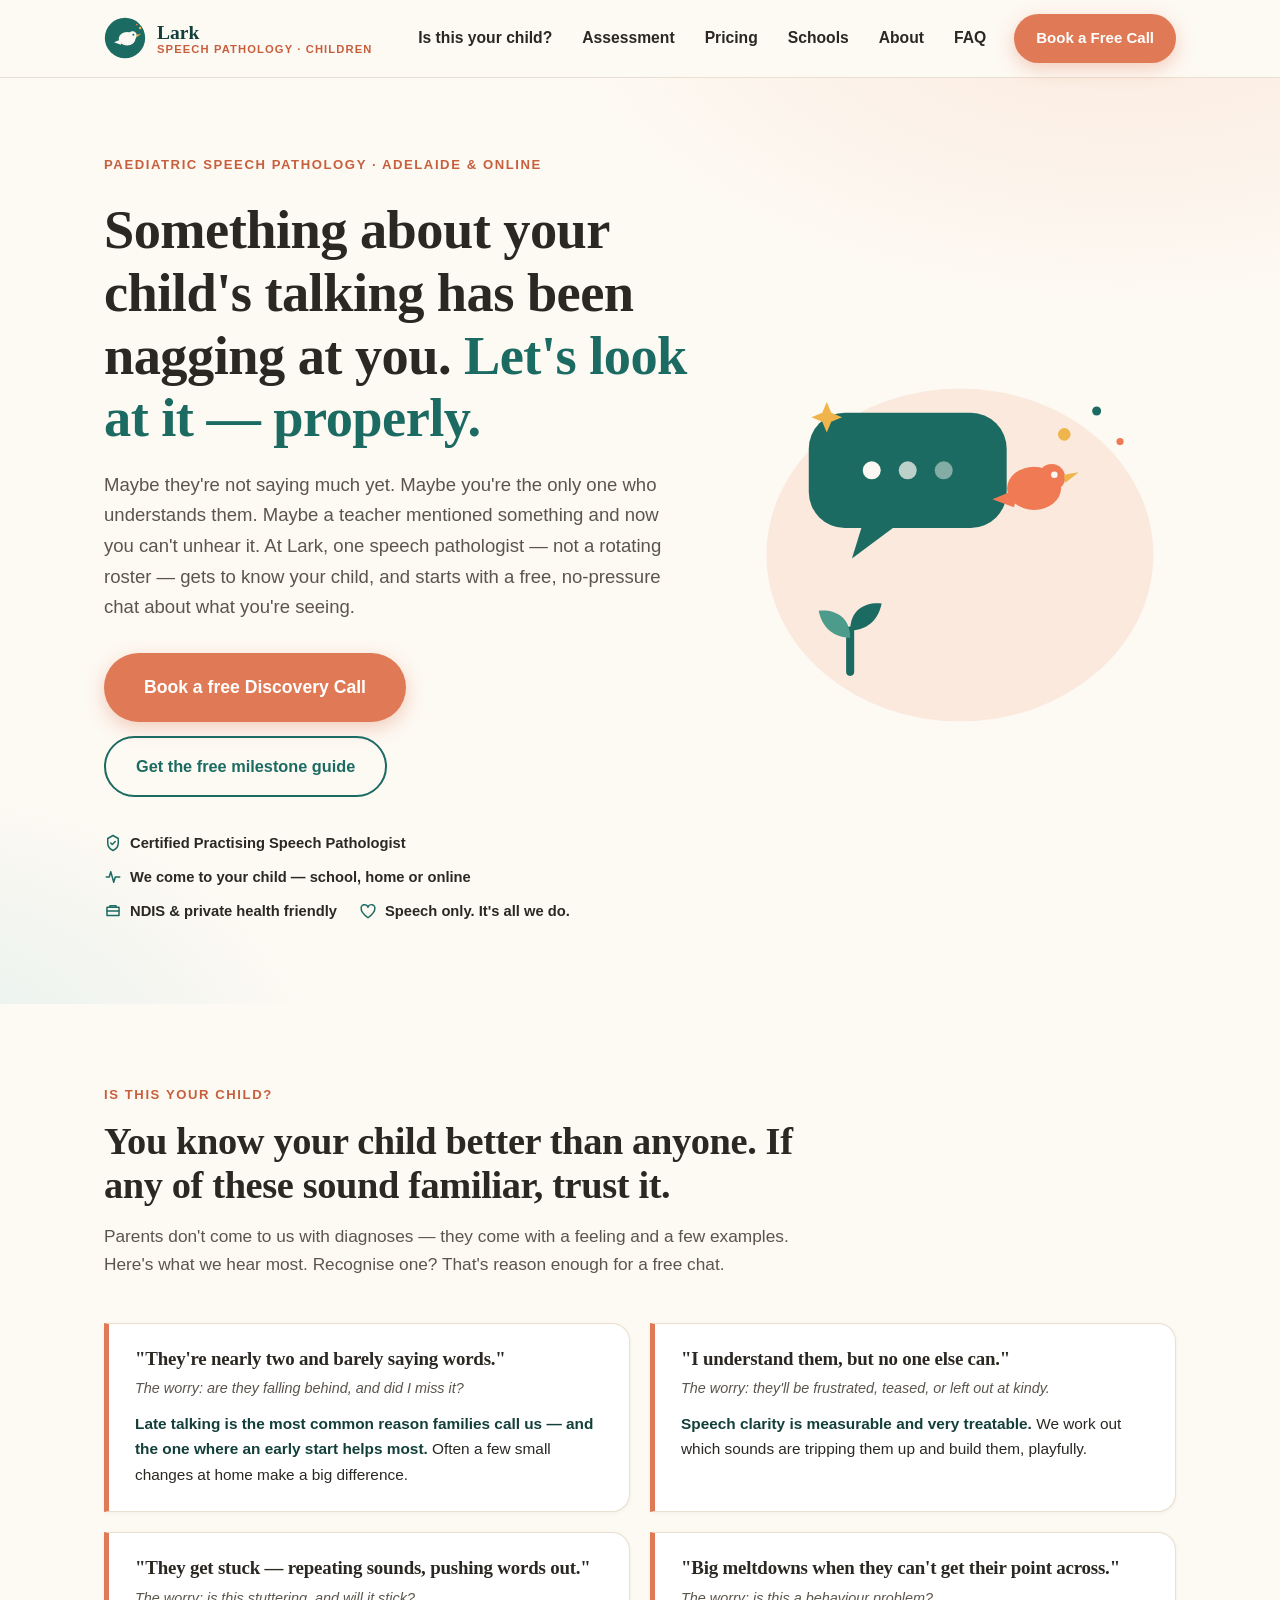
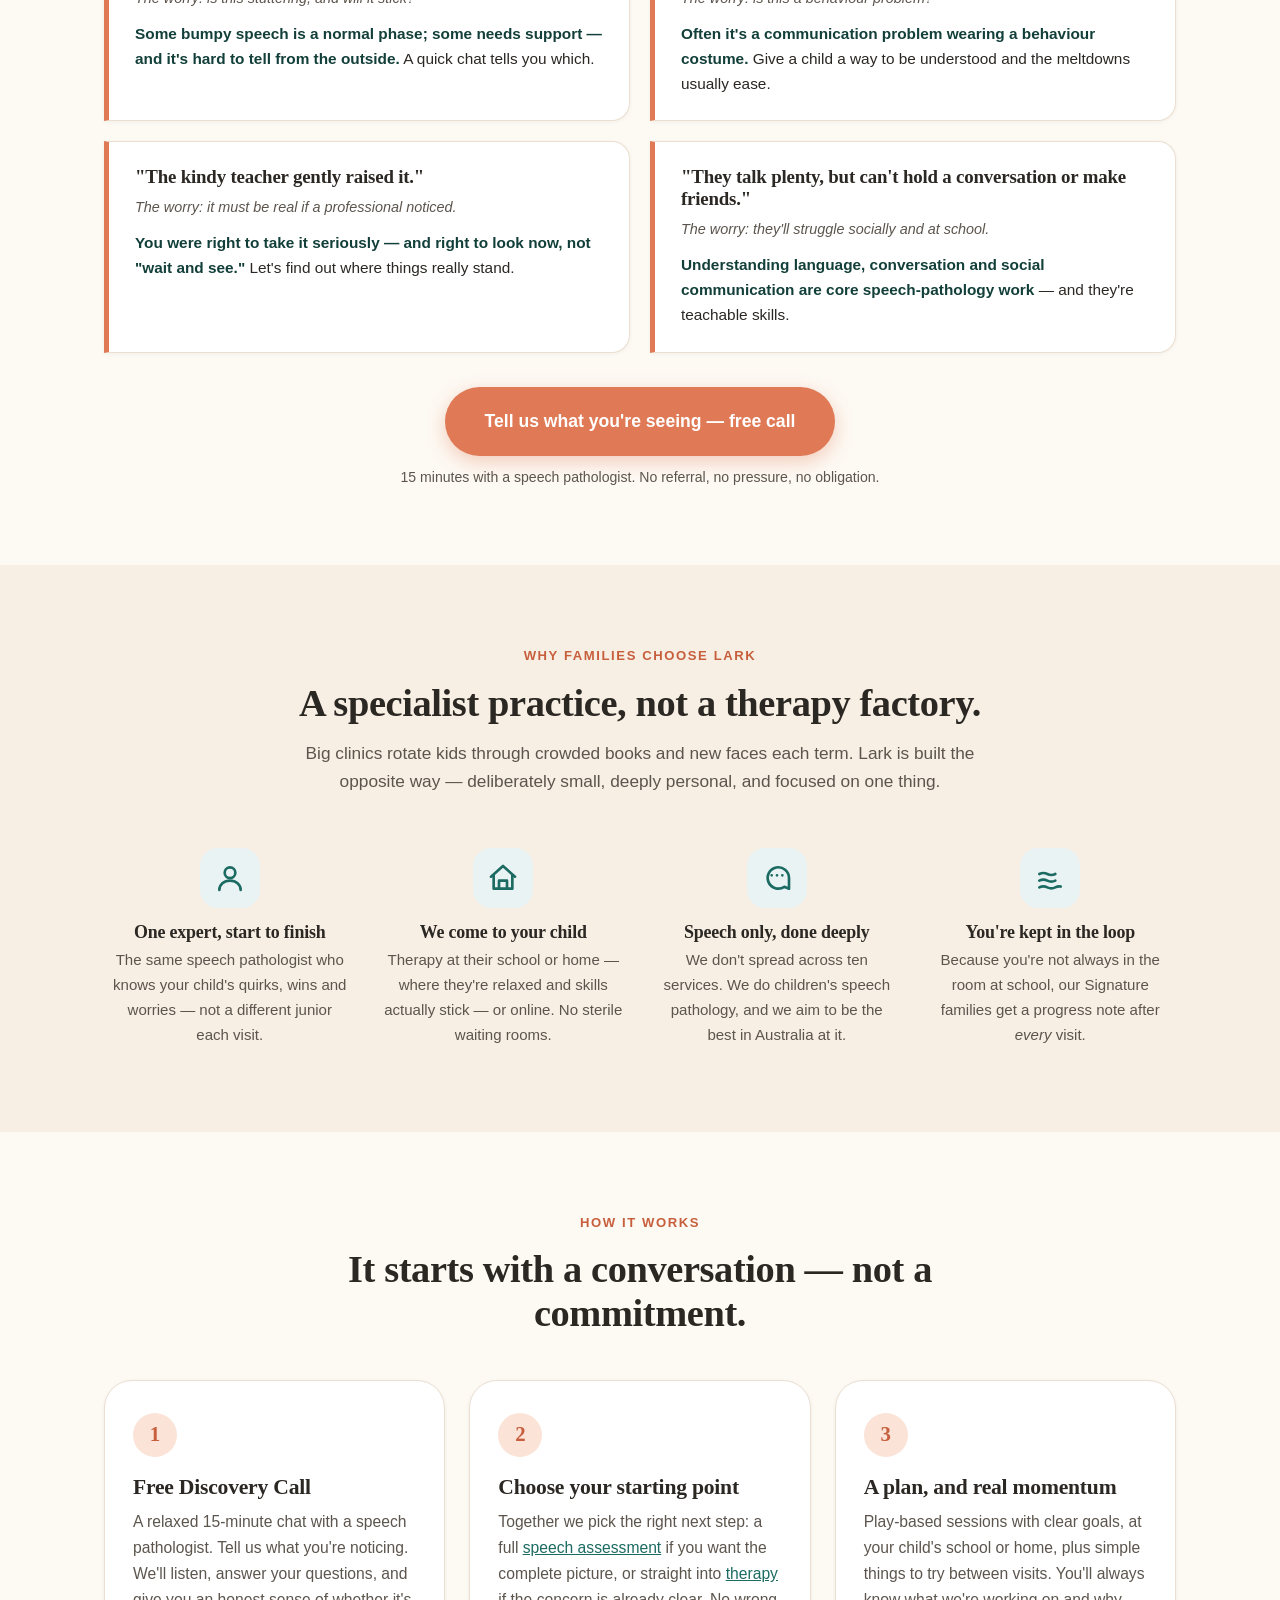
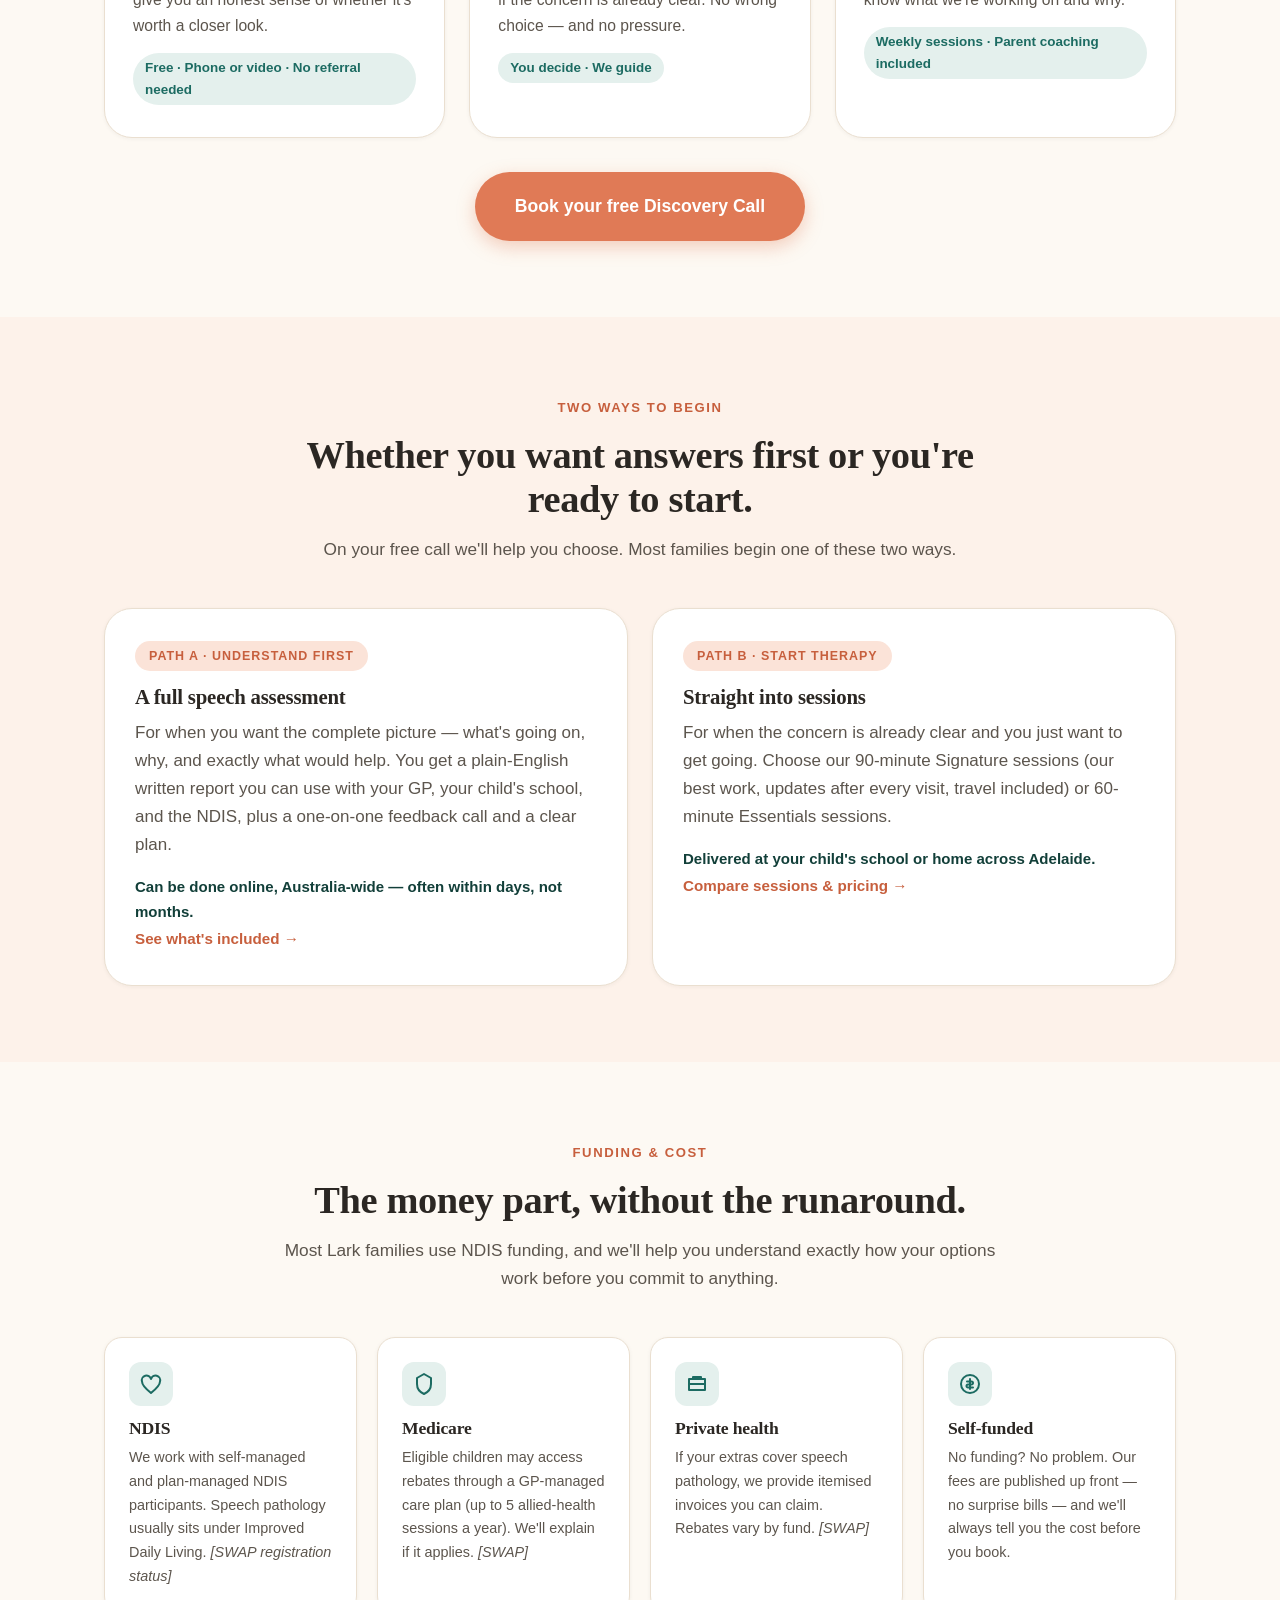
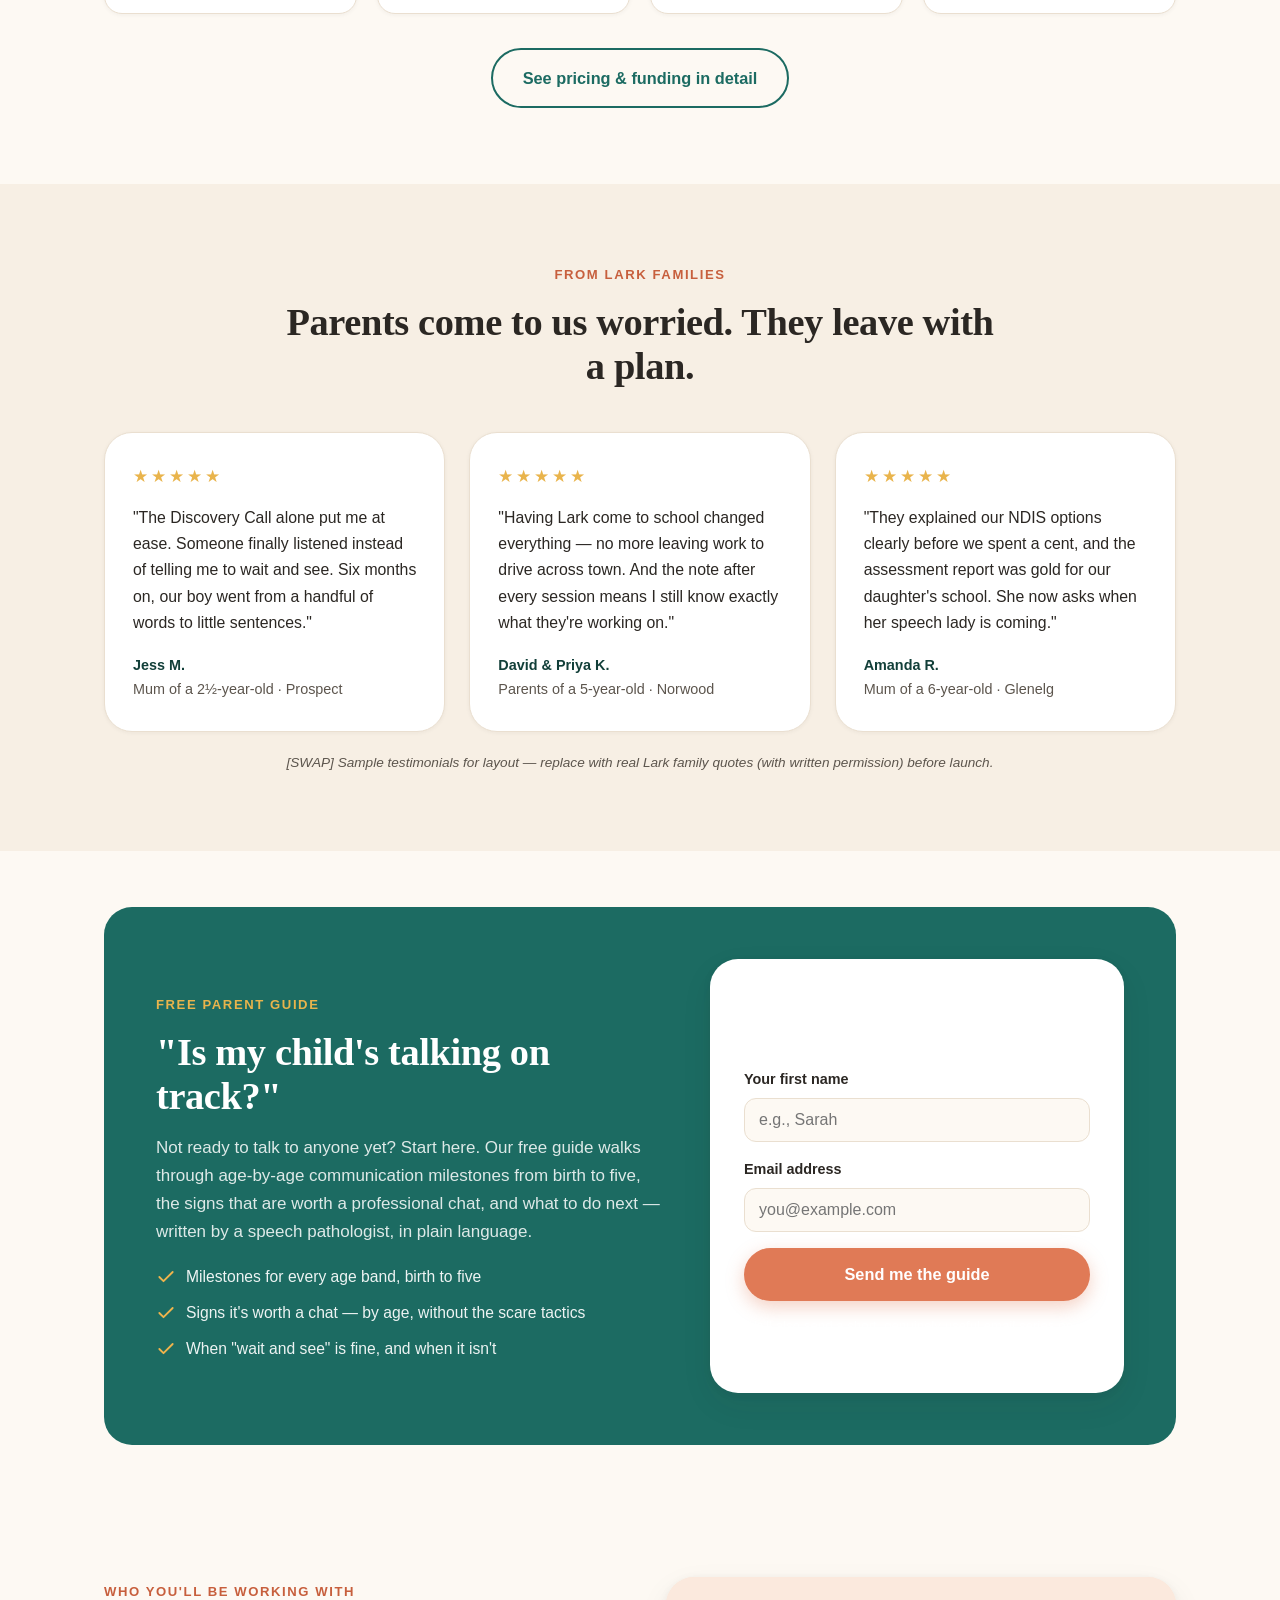
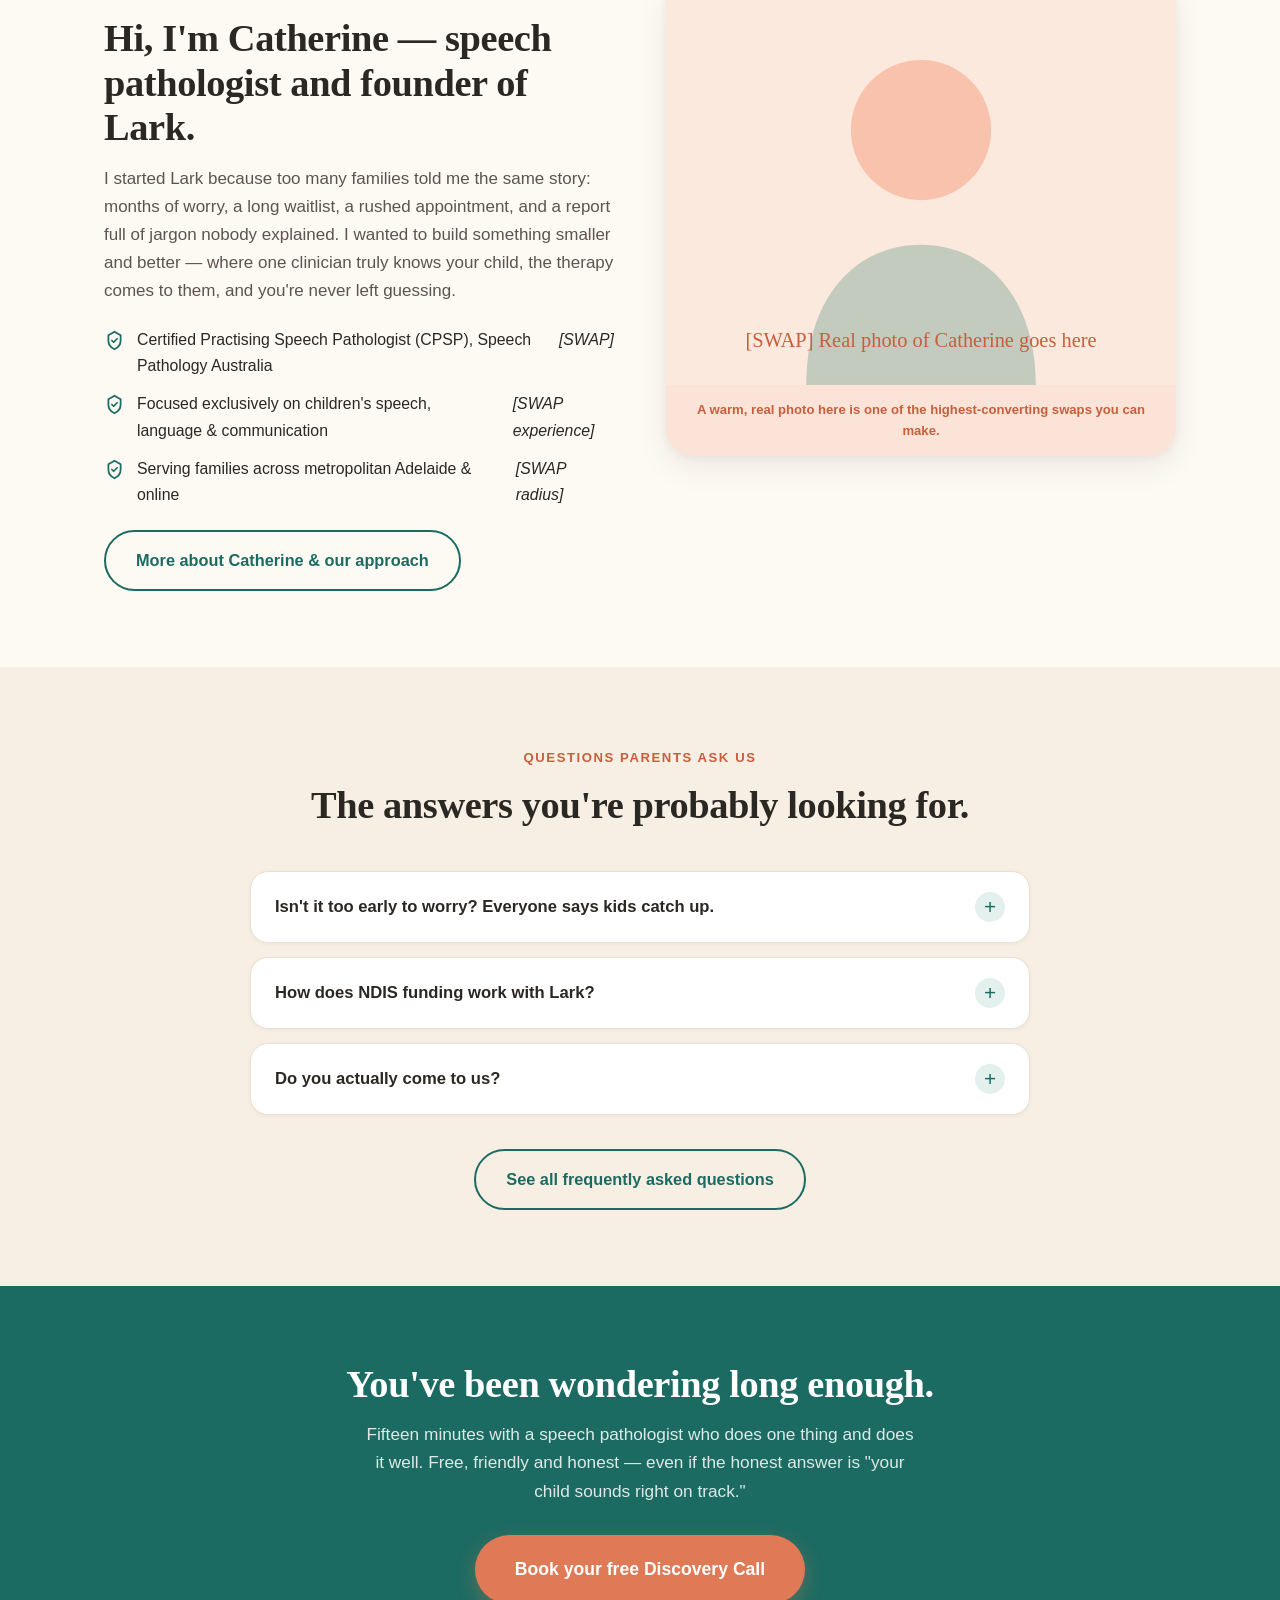
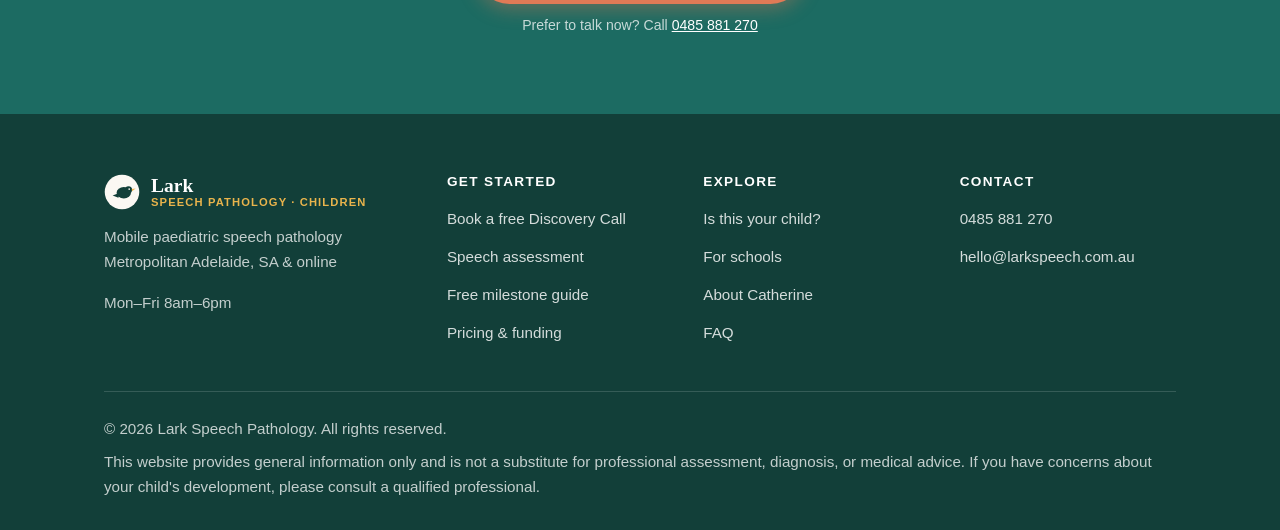
<file: index.html>
<!DOCTYPE html>
<html lang="en-AU">
<head>
  <meta charset="UTF-8" />
  <meta name="viewport" content="width=device-width, initial-scale=1.0" />
  <title>Lark — Speech Pathology for Children | Adelaide &amp; Online</title>
  <meta name="description" content="Worried about your child's talking? Lark is a boutique paediatric speech pathology practice in Adelaide — one expert who comes to your child's school or home, or meets you online. Start with a free Discovery Call." />
  <!-- [SWAP] Practice details, clinician credentials, pricing, and testimonials are placeholders. See README.md for the full swap list. -->
  <link rel="stylesheet" href="css/styles.css" />
  <link rel="icon" href="data:image/svg+xml,<svg xmlns='http://www.w3.org/2000/svg' viewBox='0 0 100 100'><circle cx='50' cy='50' r='48' fill='%231c6b62'/><ellipse cx='55' cy='52' rx='20' ry='16' fill='%23fbf8f3'/><circle cx='68' cy='44' r='10' fill='%23fbf8f3'/><path d='M77 42 L88 40 L78 48 Z' fill='%23f0b44c'/><circle cx='70' cy='42' r='2.4' fill='%231c6b62'/></svg>" />
</head>
<body>

  <header class="site-header">
    <nav class="nav" aria-label="Main">
      <a class="brand" href="index.html">
        <svg class="brand__mark" width="42" height="42" viewBox="0 0 100 100" aria-hidden="true">
          <circle cx="50" cy="50" r="48" fill="#1c6b62"/>
          <path d="M24 60 L44 52 L40 66 Z" fill="#fbf8f3"/>
          <ellipse cx="55" cy="52" rx="20" ry="16" fill="#fbf8f3"/>
          <circle cx="68" cy="44" r="10" fill="#fbf8f3"/>
          <path d="M77 42 L88 40 L78 48 Z" fill="#f0b44c"/>
          <circle cx="70" cy="42" r="2.4" fill="#1c6b62"/>
          <circle cx="86" cy="26" r="3" fill="#f0b44c"/>
          <circle cx="78" cy="18" r="2.1" fill="#ef7a54"/>
        </svg>
        <span class="brand__name">Lark<span class="brand__tag">Speech Pathology · Children</span></span>
      </a>
      <button class="nav__toggle" aria-expanded="false" aria-label="Open menu">
        <svg viewBox="0 0 24 24" fill="none" stroke-width="2.2" stroke-linecap="round"><path d="M4 7h16M4 12h16M4 17h16"/></svg>
      </button>
      <ul class="nav__links">
        <li><a href="concerns.html">Is this your child?</a></li>
        <li><a href="assessment.html">Assessment</a></li>
        <li><a href="pricing.html">Pricing</a></li>
        <li><a href="schools.html">Schools</a></li>
        <li><a href="about.html">About</a></li>
        <li><a href="faq.html">FAQ</a></li>
        <li><a class="btn btn--primary btn--sm" href="book.html">Book a Free Call</a></li>
      </ul>
    </nav>
  </header>

  <main>

    <!-- ============ HERO ============ -->
    <section class="hero">
      <div class="wrap hero__grid">
        <div>
          <span class="eyebrow">Paediatric speech pathology · Adelaide &amp; online</span>
          <h1>Something about your child's talking has been nagging at you. <em>Let's look at it — properly.</em></h1>
          <p class="hero__lede">
            Maybe they're not saying much yet. Maybe you're the only one who understands them. Maybe a
            teacher mentioned something and now you can't unhear it. At Lark, one speech pathologist —
            not a rotating roster — gets to know your child, and starts with a free, no-pressure chat
            about what you're seeing.
          </p>
          <div class="hero__ctas">
            <a class="btn btn--primary btn--lg" href="book.html">Book a free Discovery Call</a>
            <a class="btn btn--secondary" href="guide.html">Get the free milestone guide</a>
          </div>
          <ul class="trust-strip">
            <li>
              <svg viewBox="0 0 24 24" fill="none" stroke="#1c6b62" stroke-width="2" stroke-linecap="round" stroke-linejoin="round"><path d="M12 2l7 4v6c0 5-3.5 8.5-7 10-3.5-1.5-7-5-7-10V6z"/><path d="M9 12l2 2 4-4"/></svg>
              Certified Practising Speech Pathologist
            </li>
            <li>
              <svg viewBox="0 0 24 24" fill="none" stroke="#1c6b62" stroke-width="2" stroke-linecap="round" stroke-linejoin="round"><path d="M3 12h4l2-7 4 14 2-7h6"/></svg>
              We come to your child — school, home or online
            </li>
            <li>
              <svg viewBox="0 0 24 24" fill="none" stroke="#1c6b62" stroke-width="2" stroke-linecap="round" stroke-linejoin="round"><path d="M4 7h16v11H4z"/><path d="M8 7V5h8v2M4 12h16"/></svg>
              NDIS &amp; private health friendly
            </li>
            <li>
              <svg viewBox="0 0 24 24" fill="none" stroke="#1c6b62" stroke-width="2" stroke-linecap="round" stroke-linejoin="round"><path d="M12 21C7 17 3 13.5 3 9.5A4.5 4.5 0 0 1 12 7a4.5 4.5 0 0 1 9 2.5c0 4-4 7.5-9 11.5z"/></svg>
              Speech only. It's all we do.
            </li>
          </ul>
        </div>
        <div class="hero__art" aria-hidden="true">
          <svg viewBox="0 0 480 420" xmlns="http://www.w3.org/2000/svg">
            <ellipse cx="240" cy="230" rx="215" ry="185" fill="#fbe9dd"/>
            <!-- big teal speech bubble -->
            <rect x="72" y="72" width="220" height="128" rx="40" fill="#1c6b62"/>
            <path d="M132 195 L120 234 L167 199 Z" fill="#1c6b62"/>
            <circle cx="142" cy="136" r="10" fill="#fbf8f3"/>
            <circle cx="182" cy="136" r="10" fill="#fbf8f3" opacity="0.72"/>
            <circle cx="222" cy="136" r="10" fill="#fbf8f3" opacity="0.46"/>
            <!-- Lark songbird perched on the bubble -->
            <g transform="translate(300 150) scale(1.5)">
              <path d="M-16 12 L4 4 L0 18 Z" fill="#ef7a54"/>
              <ellipse cx="15" cy="4" rx="20" ry="16" fill="#ef7a54"/>
              <circle cx="28" cy="-4" r="10" fill="#ef7a54"/>
              <path d="M37 -6 L48 -8 L38 0 Z" fill="#f0b44c"/>
              <circle cx="30" cy="-6" r="2.4" fill="#fbf8f3"/>
            </g>
            <!-- song notes -->
            <circle cx="356" cy="96" r="7" fill="#f0b44c"/>
            <circle cx="392" cy="70" r="5" fill="#1c6b62"/>
            <circle cx="418" cy="104" r="4" fill="#ef7a54"/>
            <!-- sprout -->
            <path d="M118 360 v-46" stroke="#1c6b62" stroke-width="9" stroke-linecap="round"/>
            <path d="M118 322 c0-24 -18-32 -35-30 c4 20 18 30 35 30" fill="#4d9b8a"/>
            <path d="M118 314 c0-24 18-32 35-30 c-4 20 -18 30 -35 30" fill="#1c6b62"/>
            <path d="M92 60 l5 12 12 5 -12 5 -5 12 -5 -12 -12 -5 12 -5 z" fill="#f0b44c"/>
          </svg>
        </div>
      </div>
    </section>

    <!-- ============ WHAT YOU'RE NOTICING (the spine) ============ -->
    <section class="section" id="noticing">
      <div class="wrap">
        <div class="section-head">
          <span class="eyebrow">Is this your child?</span>
          <h2>You know your child better than anyone. If any of these sound familiar, trust it.</h2>
          <p>Parents don't come to us with diagnoses — they come with a feeling and a few examples. Here's what we hear most. Recognise one? That's reason enough for a free chat.</p>
        </div>
        <div class="concern-grid">
          <div class="concern">
            <h3>"They're nearly two and barely saying words."</h3>
            <p class="fear">The worry: are they falling behind, and did I miss it?</p>
            <p class="reframe"><strong>Late talking is the most common reason families call us — and the one where an early start helps most.</strong> Often a few small changes at home make a big difference.</p>
          </div>
          <div class="concern">
            <h3>"I understand them, but no one else can."</h3>
            <p class="fear">The worry: they'll be frustrated, teased, or left out at kindy.</p>
            <p class="reframe"><strong>Speech clarity is measurable and very treatable.</strong> We work out which sounds are tripping them up and build them, playfully.</p>
          </div>
          <div class="concern">
            <h3>"They get stuck — repeating sounds, pushing words out."</h3>
            <p class="fear">The worry: is this stuttering, and will it stick?</p>
            <p class="reframe"><strong>Some bumpy speech is a normal phase; some needs support — and it's hard to tell from the outside.</strong> A quick chat tells you which.</p>
          </div>
          <div class="concern">
            <h3>"Big meltdowns when they can't get their point across."</h3>
            <p class="fear">The worry: is this a behaviour problem?</p>
            <p class="reframe"><strong>Often it's a communication problem wearing a behaviour costume.</strong> Give a child a way to be understood and the meltdowns usually ease.</p>
          </div>
          <div class="concern">
            <h3>"The kindy teacher gently raised it."</h3>
            <p class="fear">The worry: it must be real if a professional noticed.</p>
            <p class="reframe"><strong>You were right to take it seriously — and right to look now, not "wait and see."</strong> Let's find out where things really stand.</p>
          </div>
          <div class="concern">
            <h3>"They talk plenty, but can't hold a conversation or make friends."</h3>
            <p class="fear">The worry: they'll struggle socially and at school.</p>
            <p class="reframe"><strong>Understanding language, conversation and social communication are core speech-pathology work</strong> — and they're teachable skills.</p>
          </div>
        </div>
        <div class="center mt-4">
          <a class="btn btn--primary btn--lg" href="book.html">Tell us what you're seeing — free call</a>
          <span class="btn-note">15 minutes with a speech pathologist. No referral, no pressure, no obligation.</span>
        </div>
      </div>
    </section>

    <!-- ============ BOUTIQUE / WHY LARK ============ -->
    <section class="section section--cream-deep" id="why-lark">
      <div class="wrap">
        <div class="section-head section-head--center">
          <span class="eyebrow">Why families choose Lark</span>
          <h2>A specialist practice, not a therapy factory.</h2>
          <p>Big clinics rotate kids through crowded books and new faces each term. Lark is built the opposite way — deliberately small, deeply personal, and focused on one thing.</p>
        </div>
        <div class="boutique-grid">
          <div class="boutique">
            <div class="boutique__icon"><svg viewBox="0 0 24 24" fill="none" stroke="#1c6b62" stroke-width="2" stroke-linecap="round" stroke-linejoin="round"><circle cx="12" cy="8" r="4"/><path d="M4 21c0-4 3.5-7 8-7s8 3 8 7"/></svg></div>
            <h3>One expert, start to finish</h3>
            <p>The same speech pathologist who knows your child's quirks, wins and worries — not a different junior each visit.</p>
          </div>
          <div class="boutique">
            <div class="boutique__icon"><svg viewBox="0 0 24 24" fill="none" stroke="#1c6b62" stroke-width="2" stroke-linecap="round" stroke-linejoin="round"><path d="M3 11l9-8 9 8"/><path d="M5 10v10h14V10"/><path d="M9 20v-6h6v6"/></svg></div>
            <h3>We come to your child</h3>
            <p>Therapy at their school or home — where they're relaxed and skills actually stick — or online. No sterile waiting rooms.</p>
          </div>
          <div class="boutique">
            <div class="boutique__icon"><svg viewBox="0 0 24 24" fill="none" stroke="#1c6b62" stroke-width="2" stroke-linecap="round" stroke-linejoin="round"><path d="M21 12a8 8 0 1 0-3.5 6.6L21 20z"/><path d="M8 10h.01M12 10h.01M16 10h.01"/></svg></div>
            <h3>Speech only, done deeply</h3>
            <p>We don't spread across ten services. We do children's speech pathology, and we aim to be the best in Australia at it.</p>
          </div>
          <div class="boutique">
            <div class="boutique__icon"><svg viewBox="0 0 24 24" fill="none" stroke="#1c6b62" stroke-width="2" stroke-linecap="round" stroke-linejoin="round"><path d="M4 19c2-1 4-1 6 0 2 1 4 1 6 0 1.5-.75 3-.9 4-.6"/><path d="M4 14c2-1 4-1 6 0 2 1 4 1 6 0"/><path d="M4 9c2-1 4-1 6 0 2 1 4 1 6 0"/></svg></div>
            <h3>You're kept in the loop</h3>
            <p>Because you're not always in the room at school, our Signature families get a progress note after <em>every</em> visit.</p>
          </div>
        </div>
      </div>
    </section>

    <!-- ============ HOW IT WORKS ============ -->
    <section class="section" id="how-it-works">
      <div class="wrap">
        <div class="section-head section-head--center">
          <span class="eyebrow">How it works</span>
          <h2>It starts with a conversation — not a commitment.</h2>
        </div>
        <div class="steps">
          <div class="step">
            <span class="step__num">1</span>
            <h3>Free Discovery Call</h3>
            <p>A relaxed 15-minute chat with a speech pathologist. Tell us what you're noticing. We'll listen, answer your questions, and give you an honest sense of whether it's worth a closer look.</p>
            <span class="step__meta">Free · Phone or video · No referral needed</span>
          </div>
          <div class="step">
            <span class="step__num">2</span>
            <h3>Choose your starting point</h3>
            <p>Together we pick the right next step: a full <a href="assessment.html">speech assessment</a> if you want the complete picture, or straight into <a href="pricing.html">therapy</a> if the concern is already clear. No wrong choice — and no pressure.</p>
            <span class="step__meta">You decide · We guide</span>
          </div>
          <div class="step">
            <span class="step__num">3</span>
            <h3>A plan, and real momentum</h3>
            <p>Play-based sessions with clear goals, at your child's school or home, plus simple things to try between visits. You'll always know what we're working on and why.</p>
            <span class="step__meta">Weekly sessions · Parent coaching included</span>
          </div>
        </div>
        <div class="center mt-4">
          <a class="btn btn--primary btn--lg" href="book.html">Book your free Discovery Call</a>
        </div>
      </div>
    </section>

    <!-- ============ TWO PATHS ============ -->
    <section class="section section--peach" id="paths">
      <div class="wrap">
        <div class="section-head section-head--center">
          <span class="eyebrow">Two ways to begin</span>
          <h2>Whether you want answers first or you're ready to start.</h2>
          <p>On your free call we'll help you choose. Most families begin one of these two ways.</p>
        </div>
        <div class="path-grid">
          <div class="path">
            <span class="path__tag">Path A · Understand first</span>
            <h3>A full speech assessment</h3>
            <p>For when you want the complete picture — what's going on, why, and exactly what would help. You get a plain-English written report you can use with your GP, your child's school, and the NDIS, plus a one-on-one feedback call and a clear plan.</p>
            <p class="mt-2" style="font-size:0.94rem;color:var(--teal-dark);font-weight:700;">Can be done online, Australia-wide — often within days, not months.</p>
            <a class="card__link" href="assessment.html" style="margin-top:16px;">See what's included →</a>
          </div>
          <div class="path">
            <span class="path__tag">Path B · Start therapy</span>
            <h3>Straight into sessions</h3>
            <p>For when the concern is already clear and you just want to get going. Choose our 90-minute Signature sessions (our best work, updates after every visit, travel included) or 60-minute Essentials sessions.</p>
            <p class="mt-2" style="font-size:0.94rem;color:var(--teal-dark);font-weight:700;">Delivered at your child's school or home across Adelaide.</p>
            <a class="card__link" href="pricing.html" style="margin-top:16px;">Compare sessions &amp; pricing →</a>
          </div>
        </div>
      </div>
    </section>

    <!-- ============ FUNDING ============ -->
    <section class="section" id="funding">
      <div class="wrap">
        <div class="section-head section-head--center">
          <span class="eyebrow">Funding &amp; cost</span>
          <h2>The money part, without the runaround.</h2>
          <p>Most Lark families use NDIS funding, and we'll help you understand exactly how your options work before you commit to anything.</p>
        </div>
        <div class="funding-grid">
          <div class="funding-card">
            <div class="funding-card__icon"><svg viewBox="0 0 24 24" fill="none" stroke="#1c6b62" stroke-width="2" stroke-linecap="round" stroke-linejoin="round"><path d="M12 21C7 17 3 13.5 3 9.5A4.5 4.5 0 0 1 12 7a4.5 4.5 0 0 1 9 2.5c0 4-4 7.5-9 11.5z"/></svg></div>
            <h4>NDIS</h4>
            <p>We work with self-managed and plan-managed NDIS participants. Speech pathology usually sits under Improved Daily Living. <em>[SWAP registration status]</em></p>
          </div>
          <div class="funding-card">
            <div class="funding-card__icon"><svg viewBox="0 0 24 24" fill="none" stroke="#1c6b62" stroke-width="2" stroke-linecap="round" stroke-linejoin="round"><path d="M12 2l7 4v6c0 5-3.5 8.5-7 10-3.5-1.5-7-5-7-10V6z"/></svg></div>
            <h4>Medicare</h4>
            <p>Eligible children may access rebates through a GP-managed care plan (up to 5 allied-health sessions a year). We'll explain if it applies. <em>[SWAP]</em></p>
          </div>
          <div class="funding-card">
            <div class="funding-card__icon"><svg viewBox="0 0 24 24" fill="none" stroke="#1c6b62" stroke-width="2" stroke-linecap="round" stroke-linejoin="round"><path d="M4 7h16v11H4z"/><path d="M8 7V5h8v2M4 12h16"/></svg></div>
            <h4>Private health</h4>
            <p>If your extras cover speech pathology, we provide itemised invoices you can claim. Rebates vary by fund. <em>[SWAP]</em></p>
          </div>
          <div class="funding-card">
            <div class="funding-card__icon"><svg viewBox="0 0 24 24" fill="none" stroke="#1c6b62" stroke-width="2" stroke-linecap="round" stroke-linejoin="round"><circle cx="12" cy="12" r="9"/><path d="M12 7v10M9 9.5h4.5a1.5 1.5 0 0 1 0 3H10a1.5 1.5 0 0 0 0 3H15"/></svg></div>
            <h4>Self-funded</h4>
            <p>No funding? No problem. Our fees are published up front — no surprise bills — and we'll always tell you the cost before you book.</p>
          </div>
        </div>
        <div class="center mt-4">
          <a class="btn btn--secondary" href="pricing.html">See pricing &amp; funding in detail</a>
        </div>
      </div>
    </section>

    <!-- ============ TESTIMONIALS ============ -->
    <section class="section section--cream-deep" id="families">
      <div class="wrap">
        <div class="section-head section-head--center">
          <span class="eyebrow">From Lark families</span>
          <h2>Parents come to us worried. They leave with a plan.</h2>
        </div>
        <!-- [SWAP] Invented sample testimonials. Replace with real, permission-granted quotes before launch. -->
        <div class="quote-grid">
          <blockquote class="quote">
            <div class="quote__stars" aria-label="5 out of 5 stars">★★★★★</div>
            <p>"The Discovery Call alone put me at ease. Someone finally listened instead of telling me to wait and see. Six months on, our boy went from a handful of words to little sentences."</p>
            <footer>Jess M. <span>Mum of a 2½-year-old · Prospect</span></footer>
          </blockquote>
          <blockquote class="quote">
            <div class="quote__stars" aria-label="5 out of 5 stars">★★★★★</div>
            <p>"Having Lark come to school changed everything — no more leaving work to drive across town. And the note after every session means I still know exactly what they're working on."</p>
            <footer>David &amp; Priya K. <span>Parents of a 5-year-old · Norwood</span></footer>
          </blockquote>
          <blockquote class="quote">
            <div class="quote__stars" aria-label="5 out of 5 stars">★★★★★</div>
            <p>"They explained our NDIS options clearly before we spent a cent, and the assessment report was gold for our daughter's school. She now asks when her speech lady is coming."</p>
            <footer>Amanda R. <span>Mum of a 6-year-old · Glenelg</span></footer>
          </blockquote>
        </div>
        <p class="sample-note center">[SWAP] Sample testimonials for layout — replace with real Lark family quotes (with written permission) before launch.</p>
      </div>
    </section>

    <!-- ============ LEAD MAGNET ============ -->
    <section class="section section--tight" id="guide">
      <div class="wrap">
        <div class="magnet">
          <div>
            <span class="eyebrow">Free parent guide</span>
            <h2>"Is my child's talking on track?"</h2>
            <p class="mt-2">Not ready to talk to anyone yet? Start here. Our free guide walks through age-by-age communication milestones from birth to five, the signs that are worth a professional chat, and what to do next — written by a speech pathologist, in plain language.</p>
            <ul>
              <li><svg viewBox="0 0 24 24" fill="none" stroke="#f0b44c" stroke-width="2.2" stroke-linecap="round" stroke-linejoin="round"><path d="M20 6L9 17l-5-5"/></svg>Milestones for every age band, birth to five</li>
              <li><svg viewBox="0 0 24 24" fill="none" stroke="#f0b44c" stroke-width="2.2" stroke-linecap="round" stroke-linejoin="round"><path d="M20 6L9 17l-5-5"/></svg>Signs it's worth a chat — by age, without the scare tactics</li>
              <li><svg viewBox="0 0 24 24" fill="none" stroke="#f0b44c" stroke-width="2.2" stroke-linecap="round" stroke-linejoin="round"><path d="M20 6L9 17l-5-5"/></svg>When "wait and see" is fine, and when it isn't</li>
            </ul>
          </div>
          <div class="form-card">
            <h3>Get the free guide</h3>
            <p>Instant access — no spam, unsubscribe anytime.</p>
            <form data-handler="guide" name="guide-download" method="POST" data-netlify="true" novalidate>
              <input type="hidden" name="form-name" value="guide-download" />
              <div class="field">
                <label for="g-name">Your first name</label>
                <input id="g-name" name="parent_name" type="text" autocomplete="given-name" required placeholder="e.g., Sarah" />
              </div>
              <div class="field">
                <label for="g-email">Email address</label>
                <input id="g-email" name="email" type="email" autocomplete="email" required placeholder="you@example.com" />
              </div>
              <button class="btn btn--primary" type="submit" style="width:100%;">Send me the guide</button>
              <div class="form-msg" role="status"></div>
              <p class="form-footnote">We'll also send a short, genuinely useful email series on supporting talking at home. One-click unsubscribe.</p>
            </form>
          </div>
        </div>
      </div>
    </section>

    <!-- ============ MEET CATHERINE ============ -->
    <section class="section" id="meet">
      <div class="wrap split">
        <div>
          <span class="eyebrow">Who you'll be working with</span>
          <!-- [SWAP] Clinician name, credentials and bio are placeholders pending real details. -->
          <h2>Hi, I'm Catherine — speech pathologist and founder of Lark.</h2>
          <p class="mt-2">I started Lark because too many families told me the same story: months of worry, a long waitlist, a rushed appointment, and a report full of jargon nobody explained. I wanted to build something smaller and better — where one clinician truly knows your child, the therapy comes to them, and you're never left guessing.</p>
          <ul class="creds">
            <li><svg viewBox="0 0 24 24" fill="none" stroke="#1c6b62" stroke-width="2" stroke-linecap="round" stroke-linejoin="round"><path d="M12 2l7 4v6c0 5-3.5 8.5-7 10-3.5-1.5-7-5-7-10V6z"/><path d="M9 12l2 2 4-4"/></svg>Certified Practising Speech Pathologist (CPSP), Speech Pathology Australia <em>[SWAP]</em></li>
            <li><svg viewBox="0 0 24 24" fill="none" stroke="#1c6b62" stroke-width="2" stroke-linecap="round" stroke-linejoin="round"><path d="M12 2l7 4v6c0 5-3.5 8.5-7 10-3.5-1.5-7-5-7-10V6z"/><path d="M9 12l2 2 4-4"/></svg>Focused exclusively on children's speech, language &amp; communication <em>[SWAP experience]</em></li>
            <li><svg viewBox="0 0 24 24" fill="none" stroke="#1c6b62" stroke-width="2" stroke-linecap="round" stroke-linejoin="round"><path d="M12 2l7 4v6c0 5-3.5 8.5-7 10-3.5-1.5-7-5-7-10V6z"/><path d="M9 12l2 2 4-4"/></svg>Serving families across metropolitan Adelaide &amp; online <em>[SWAP radius]</em></li>
          </ul>
          <a class="btn btn--secondary" href="about.html">More about Catherine &amp; our approach</a>
        </div>
        <figure class="bio__photo">
          <svg viewBox="0 0 400 320" xmlns="http://www.w3.org/2000/svg" role="img" aria-label="Placeholder for clinician photo">
            <rect width="400" height="320" fill="#fbe9dd"/>
            <circle cx="200" cy="120" r="55" fill="#ef7a54" opacity="0.35"/>
            <path d="M110 320 c0 -70 40 -110 90 -110 s90 40 90 110" fill="#1c6b62" opacity="0.25"/>
            <text x="200" y="290" text-anchor="middle" font-family="Georgia, serif" font-size="16" fill="#c75f3d">[SWAP] Real photo of Catherine goes here</text>
          </svg>
          <figcaption>A warm, real photo here is one of the highest-converting swaps you can make.</figcaption>
        </figure>
      </div>
    </section>

    <!-- ============ FAQ TEASER ============ -->
    <section class="section section--cream-deep" id="faq-teaser">
      <div class="wrap">
        <div class="section-head section-head--center">
          <span class="eyebrow">Questions parents ask us</span>
          <h2>The answers you're probably looking for.</h2>
        </div>
        <div class="faq-list">
          <details class="faq-item">
            <summary>Isn't it too early to worry? Everyone says kids catch up.</summary>
            <div class="faq-item__body">
              <p>Some children do catch up on their own — and some don't, and it's genuinely hard to tell which from the outside. That's what a Discovery Call is for. There's no downside to checking: if your child is tracking well, we'll happily tell you so, and you can stop lying awake wondering.</p>
            </div>
          </details>
          <details class="faq-item">
            <summary>How does NDIS funding work with Lark?</summary>
            <div class="faq-item__body">
              <p>We work with self-managed and plan-managed participants, and speech pathology usually falls under Improved Daily Living. We'll walk you through exactly how your plan can be used on your free call. <!-- [SWAP] Confirm registration status and add detail --></p>
            </div>
          </details>
          <details class="faq-item">
            <summary>Do you actually come to us?</summary>
            <div class="faq-item__body">
              <p>Yes — that's central to how Lark works. We deliver therapy at your child's school or home across Adelaide, or online, so your child is comfortable and skills carry into real life. <!-- [SWAP] Confirm service radius --></p>
            </div>
          </details>
        </div>
        <div class="center mt-4">
          <a class="btn btn--secondary" href="faq.html">See all frequently asked questions</a>
        </div>
      </div>
    </section>

    <!-- ============ FINAL CTA ============ -->
    <section class="section section--teal cta-band">
      <div class="wrap">
        <h2>You've been wondering long enough.</h2>
        <p>Fifteen minutes with a speech pathologist who does one thing and does it well. Free, friendly and honest — even if the honest answer is "your child sounds right on track."</p>
        <a class="btn btn--primary btn--lg" href="book.html">Book your free Discovery Call</a>
        <span class="btn-note">Prefer to talk now? Call <a href="#" data-phone style="color:#fff;"></a></span>
      </div>
    </section>

  </main>

  <!-- ============ FOOTER ============ -->
  <footer class="site-footer">
    <div class="wrap">
      <div class="footer-grid">
        <div class="footer-brand">
          <a class="brand" href="index.html" style="margin-bottom:14px;">
            <svg class="brand__mark" width="36" height="36" viewBox="0 0 100 100" aria-hidden="true">
              <circle cx="50" cy="50" r="48" fill="#fbf8f3"/>
              <path d="M24 60 L44 52 L40 66 Z" fill="#123f39"/>
              <ellipse cx="55" cy="52" rx="20" ry="16" fill="#123f39"/>
              <circle cx="68" cy="44" r="10" fill="#123f39"/>
              <path d="M77 42 L88 40 L78 48 Z" fill="#f0b44c"/>
              <circle cx="70" cy="42" r="2.4" fill="#fbf8f3"/>
            </svg>
            <span class="brand__name">Lark<span class="brand__tag">Speech Pathology · Children</span></span>
          </a>
          <!-- [SWAP] Service area / base location -->
          <p>Mobile paediatric speech pathology<br />Metropolitan Adelaide, SA &amp; online</p>
          <p class="mt-2">Mon–Fri 8am–6pm</p>
        </div>
        <div>
          <h4>Get started</h4>
          <ul>
            <li><a href="book.html">Book a free Discovery Call</a></li>
            <li><a href="assessment.html">Speech assessment</a></li>
            <li><a href="guide.html">Free milestone guide</a></li>
            <li><a href="pricing.html">Pricing &amp; funding</a></li>
          </ul>
        </div>
        <div>
          <h4>Explore</h4>
          <ul>
            <li><a href="concerns.html">Is this your child?</a></li>
            <li><a href="schools.html">For schools</a></li>
            <li><a href="about.html">About Catherine</a></li>
            <li><a href="faq.html">FAQ</a></li>
          </ul>
        </div>
        <div>
          <h4>Contact</h4>
          <ul>
            <li><a href="#" data-phone></a></li>
            <li><a href="#" data-email></a></li>
          </ul>
        </div>
      </div>
      <div class="footer-legal">
        <p>© <span data-year></span> Lark Speech Pathology. All rights reserved. <!-- [SWAP] Confirm registered business name --></p>
        <p>This website provides general information only and is not a substitute for professional assessment, diagnosis, or medical advice. If you have concerns about your child's development, please consult a qualified professional.</p>
      </div>
    </div>
  </footer>

  <!-- Sticky mobile CTA -->
  <div class="sticky-cta" aria-hidden="true">
    <a class="btn btn--primary" href="book.html">Book a free Discovery Call</a>
  </div>

  <script src="js/config.js"></script>
  <script src="js/main.js"></script>
</body>
</html>
</file>
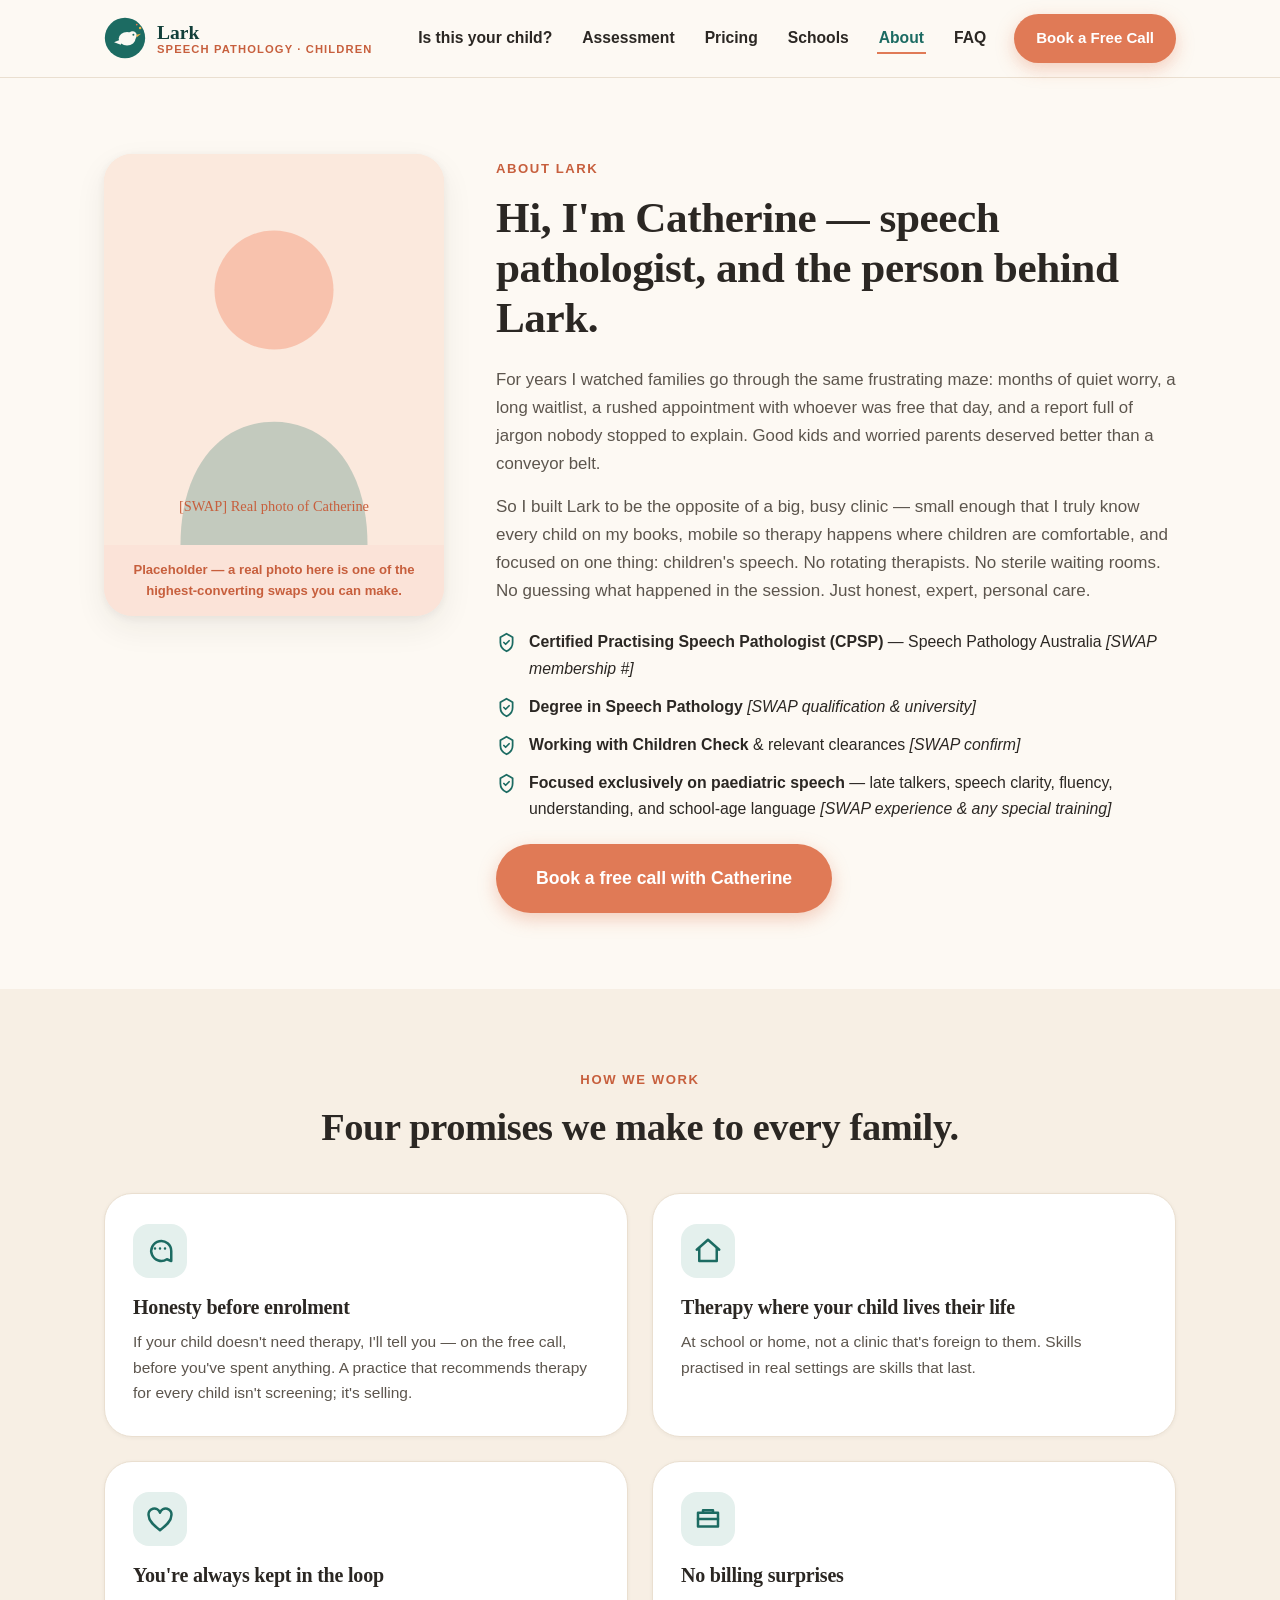
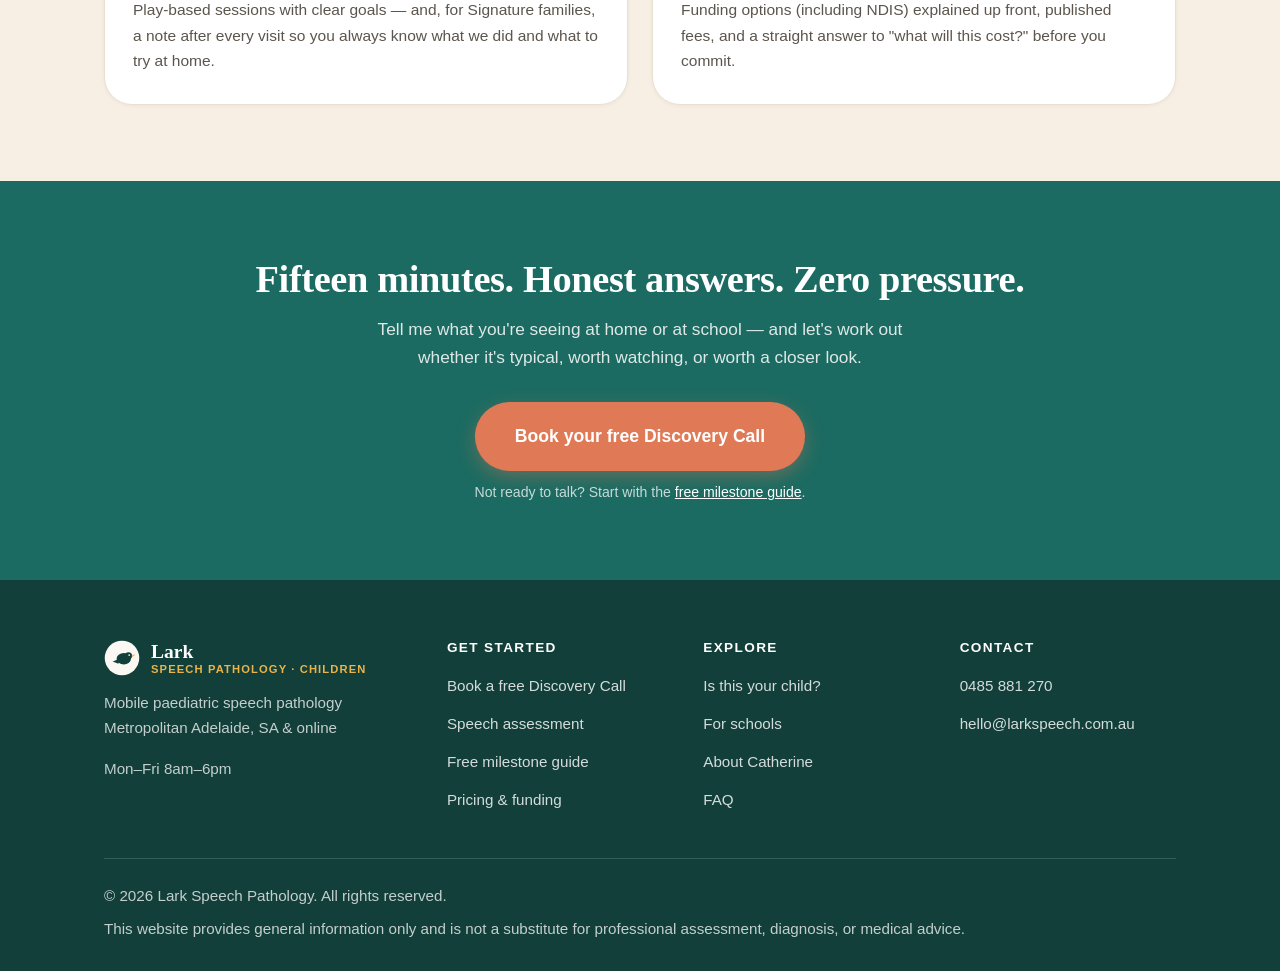
<file: about.html>
<!DOCTYPE html>
<html lang="en-AU">
<head>
  <meta charset="UTF-8" />
  <meta name="viewport" content="width=device-width, initial-scale=1.0" />
  <title>About Catherine &amp; Lark | Boutique Paediatric Speech Pathology, Adelaide</title>
  <meta name="description" content="Lark is a boutique children's speech pathology practice founded by Catherine, a certified practising speech pathologist. One expert who knows your child, therapy that comes to them, and honest guidance from the first call." />
  <link rel="stylesheet" href="css/styles.css" />
  <link rel="icon" href="data:image/svg+xml,<svg xmlns='http://www.w3.org/2000/svg' viewBox='0 0 100 100'><circle cx='50' cy='50' r='48' fill='%231c6b62'/><ellipse cx='55' cy='52' rx='20' ry='16' fill='%23fbf8f3'/><circle cx='68' cy='44' r='10' fill='%23fbf8f3'/><path d='M77 42 L88 40 L78 48 Z' fill='%23f0b44c'/><circle cx='70' cy='42' r='2.4' fill='%231c6b62'/></svg>" />
</head>
<body>

  <header class="site-header">
    <nav class="nav" aria-label="Main">
      <a class="brand" href="index.html">
        <svg class="brand__mark" width="42" height="42" viewBox="0 0 100 100" aria-hidden="true">
          <circle cx="50" cy="50" r="48" fill="#1c6b62"/>
          <path d="M24 60 L44 52 L40 66 Z" fill="#fbf8f3"/>
          <ellipse cx="55" cy="52" rx="20" ry="16" fill="#fbf8f3"/>
          <circle cx="68" cy="44" r="10" fill="#fbf8f3"/>
          <path d="M77 42 L88 40 L78 48 Z" fill="#f0b44c"/>
          <circle cx="70" cy="42" r="2.4" fill="#1c6b62"/>
          <circle cx="86" cy="26" r="3" fill="#f0b44c"/>
          <circle cx="78" cy="18" r="2.1" fill="#ef7a54"/>
        </svg>
        <span class="brand__name">Lark<span class="brand__tag">Speech Pathology · Children</span></span>
      </a>
      <button class="nav__toggle" aria-expanded="false" aria-label="Open menu">
        <svg viewBox="0 0 24 24" fill="none" stroke-width="2.2" stroke-linecap="round"><path d="M4 7h16M4 12h16M4 17h16"/></svg>
      </button>
      <ul class="nav__links">
        <li><a href="concerns.html">Is this your child?</a></li>
        <li><a href="assessment.html">Assessment</a></li>
        <li><a href="pricing.html">Pricing</a></li>
        <li><a href="schools.html">Schools</a></li>
        <li><a href="about.html" aria-current="page">About</a></li>
        <li><a href="faq.html">FAQ</a></li>
        <li><a class="btn btn--primary btn--sm" href="book.html">Book a Free Call</a></li>
      </ul>
    </nav>
  </header>

  <main>
    <section class="section">
      <div class="wrap">
        <div class="bio">
          <div>
            <figure class="bio__photo">
              <!-- [SWAP] Replace with a real, warm photo of Catherine — ideally mid-session with a child, smiling. -->
              <svg viewBox="0 0 400 460" xmlns="http://www.w3.org/2000/svg" role="img" aria-label="Placeholder for clinician photo">
                <rect width="400" height="460" fill="#fbe9dd"/>
                <circle cx="200" cy="160" r="70" fill="#ef7a54" opacity="0.35"/>
                <path d="M90 460 c0 -95 50 -145 110 -145 s110 50 110 145" fill="#1c6b62" opacity="0.25"/>
                <text x="200" y="420" text-anchor="middle" font-family="Georgia, serif" font-size="17" fill="#c75f3d">[SWAP] Real photo of Catherine</text>
              </svg>
              <figcaption>Placeholder — a real photo here is one of the highest-converting swaps you can make.</figcaption>
            </figure>
          </div>
          <div>
            <span class="eyebrow">About Lark</span>
            <!-- [SWAP] Clinician name, credentials, history and bio below are placeholders pending real details. -->
            <h1 style="font-size:clamp(1.9rem,3.8vw,2.7rem);">Hi, I'm Catherine — speech pathologist, and the person behind Lark.</h1>
            <p class="mt-3" style="font-size:1.05rem;">For years I watched families go through the same frustrating maze: months of quiet worry, a long waitlist, a rushed appointment with whoever was free that day, and a report full of jargon nobody stopped to explain. Good kids and worried parents deserved better than a conveyor belt.</p>
            <p class="mt-2">So I built Lark to be the opposite of a big, busy clinic — small enough that I truly know every child on my books, mobile so therapy happens where children are comfortable, and focused on one thing: children's speech. No rotating therapists. No sterile waiting rooms. No guessing what happened in the session. Just honest, expert, personal care.</p>
            <ul class="creds mt-3">
              <li><svg viewBox="0 0 24 24" fill="none" stroke="#1c6b62" stroke-width="2" stroke-linecap="round" stroke-linejoin="round"><path d="M12 2l7 4v6c0 5-3.5 8.5-7 10-3.5-1.5-7-5-7-10V6z"/><path d="M9 12l2 2 4-4"/></svg><span><strong>Certified Practising Speech Pathologist (CPSP)</strong> — Speech Pathology Australia <em>[SWAP membership #]</em></span></li>
              <li><svg viewBox="0 0 24 24" fill="none" stroke="#1c6b62" stroke-width="2" stroke-linecap="round" stroke-linejoin="round"><path d="M12 2l7 4v6c0 5-3.5 8.5-7 10-3.5-1.5-7-5-7-10V6z"/><path d="M9 12l2 2 4-4"/></svg><span><strong>Degree in Speech Pathology</strong> <em>[SWAP qualification &amp; university]</em></span></li>
              <li><svg viewBox="0 0 24 24" fill="none" stroke="#1c6b62" stroke-width="2" stroke-linecap="round" stroke-linejoin="round"><path d="M12 2l7 4v6c0 5-3.5 8.5-7 10-3.5-1.5-7-5-7-10V6z"/><path d="M9 12l2 2 4-4"/></svg><span><strong>Working with Children Check</strong> &amp; relevant clearances <em>[SWAP confirm]</em></span></li>
              <li><svg viewBox="0 0 24 24" fill="none" stroke="#1c6b62" stroke-width="2" stroke-linecap="round" stroke-linejoin="round"><path d="M12 2l7 4v6c0 5-3.5 8.5-7 10-3.5-1.5-7-5-7-10V6z"/><path d="M9 12l2 2 4-4"/></svg><span><strong>Focused exclusively on paediatric speech</strong> — late talkers, speech clarity, fluency, understanding, and school-age language <em>[SWAP experience &amp; any special training]</em></span></li>
            </ul>
            <a class="btn btn--primary btn--lg" href="book.html">Book a free call with Catherine</a>
          </div>
        </div>
      </div>
    </section>

    <section class="section section--cream-deep">
      <div class="wrap">
        <div class="section-head section-head--center">
          <span class="eyebrow">How we work</span>
          <h2>Four promises we make to every family.</h2>
        </div>
        <div class="card-grid" style="grid-template-columns:repeat(2,1fr);">
          <div class="card">
            <div class="card__icon"><svg viewBox="0 0 24 24" fill="none" stroke="#1c6b62" stroke-width="2" stroke-linecap="round" stroke-linejoin="round"><path d="M21 12a8 8 0 1 0-3.5 6.6L21 20z"/><path d="M8 10h.01M12 10h.01M16 10h.01"/></svg></div>
            <h3>Honesty before enrolment</h3>
            <p>If your child doesn't need therapy, I'll tell you — on the free call, before you've spent anything. A practice that recommends therapy for every child isn't screening; it's selling.</p>
          </div>
          <div class="card">
            <div class="card__icon"><svg viewBox="0 0 24 24" fill="none" stroke="#1c6b62" stroke-width="2" stroke-linecap="round" stroke-linejoin="round"><path d="M3 11l9-8 9 8"/><path d="M5 10v10h14V10"/></svg></div>
            <h3>Therapy where your child lives their life</h3>
            <p>At school or home, not a clinic that's foreign to them. Skills practised in real settings are skills that last.</p>
          </div>
          <div class="card">
            <div class="card__icon"><svg viewBox="0 0 24 24" fill="none" stroke="#1c6b62" stroke-width="2" stroke-linecap="round" stroke-linejoin="round"><path d="M12 21C7 17 3 13.5 3 9.5A4.5 4.5 0 0 1 12 7a4.5 4.5 0 0 1 9 2.5c0 4-4 7.5-9 11.5z"/></svg></div>
            <h3>You're always kept in the loop</h3>
            <p>Play-based sessions with clear goals — and, for Signature families, a note after every visit so you always know what we did and what to try at home.</p>
          </div>
          <div class="card">
            <div class="card__icon"><svg viewBox="0 0 24 24" fill="none" stroke="#1c6b62" stroke-width="2" stroke-linecap="round" stroke-linejoin="round"><path d="M4 7h16v11H4z"/><path d="M8 7V5h8v2M4 12h16"/></svg></div>
            <h3>No billing surprises</h3>
            <p>Funding options (including NDIS) explained up front, published fees, and a straight answer to "what will this cost?" before you commit.</p>
          </div>
        </div>
      </div>
    </section>

    <section class="section section--teal cta-band">
      <div class="wrap">
        <h2>Fifteen minutes. Honest answers. Zero pressure.</h2>
        <p>Tell me what you're seeing at home or at school — and let's work out whether it's typical, worth watching, or worth a closer look.</p>
        <a class="btn btn--primary btn--lg" href="book.html">Book your free Discovery Call</a>
        <span class="btn-note">Not ready to talk? Start with the <a href="guide.html" style="color:#fff;">free milestone guide</a>.</span>
      </div>
    </section>
  </main>

  <footer class="site-footer">
    <div class="wrap">
      <div class="footer-grid">
        <div class="footer-brand">
          <a class="brand" href="index.html" style="margin-bottom:14px;">
            <svg class="brand__mark" width="36" height="36" viewBox="0 0 100 100" aria-hidden="true">
              <circle cx="50" cy="50" r="48" fill="#fbf8f3"/>
              <path d="M24 60 L44 52 L40 66 Z" fill="#123f39"/>
              <ellipse cx="55" cy="52" rx="20" ry="16" fill="#123f39"/>
              <circle cx="68" cy="44" r="10" fill="#123f39"/>
              <path d="M77 42 L88 40 L78 48 Z" fill="#f0b44c"/>
              <circle cx="70" cy="42" r="2.4" fill="#fbf8f3"/>
            </svg>
            <span class="brand__name">Lark<span class="brand__tag">Speech Pathology · Children</span></span>
          </a>
          <p>Mobile paediatric speech pathology<br />Metropolitan Adelaide, SA &amp; online</p>
          <p class="mt-2">Mon–Fri 8am–6pm</p>
        </div>
        <div>
          <h4>Get started</h4>
          <ul>
            <li><a href="book.html">Book a free Discovery Call</a></li>
            <li><a href="assessment.html">Speech assessment</a></li>
            <li><a href="guide.html">Free milestone guide</a></li>
            <li><a href="pricing.html">Pricing &amp; funding</a></li>
          </ul>
        </div>
        <div>
          <h4>Explore</h4>
          <ul>
            <li><a href="concerns.html">Is this your child?</a></li>
            <li><a href="schools.html">For schools</a></li>
            <li><a href="about.html">About Catherine</a></li>
            <li><a href="faq.html">FAQ</a></li>
          </ul>
        </div>
        <div>
          <h4>Contact</h4>
          <ul>
            <li><a href="#" data-phone></a></li>
            <li><a href="#" data-email></a></li>
          </ul>
        </div>
      </div>
      <div class="footer-legal">
        <p>© <span data-year></span> Lark Speech Pathology. All rights reserved.</p>
        <p>This website provides general information only and is not a substitute for professional assessment, diagnosis, or medical advice.</p>
      </div>
    </div>
  </footer>

  <div class="sticky-cta" aria-hidden="true">
    <a class="btn btn--primary" href="book.html">Book a free Discovery Call</a>
  </div>

  <script src="js/config.js"></script>
  <script src="js/main.js"></script>
</body>
</html>
</file>
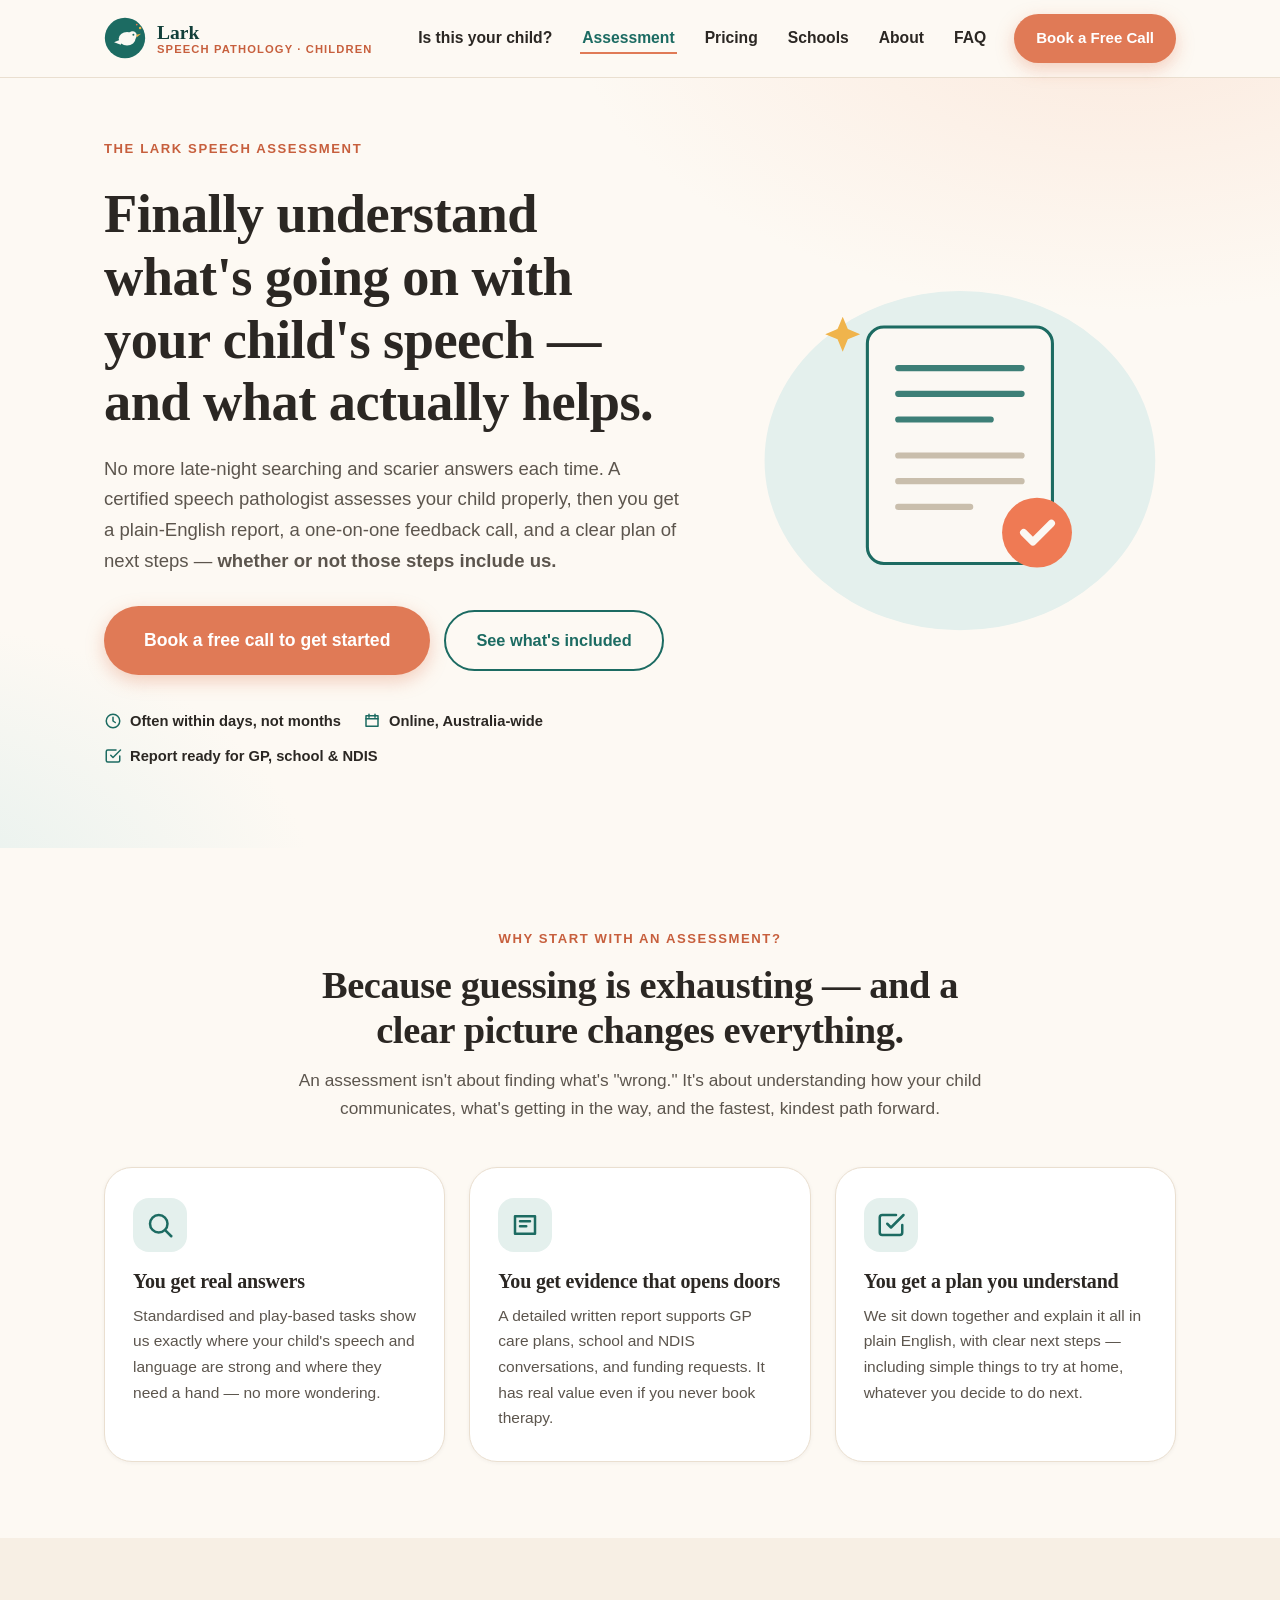
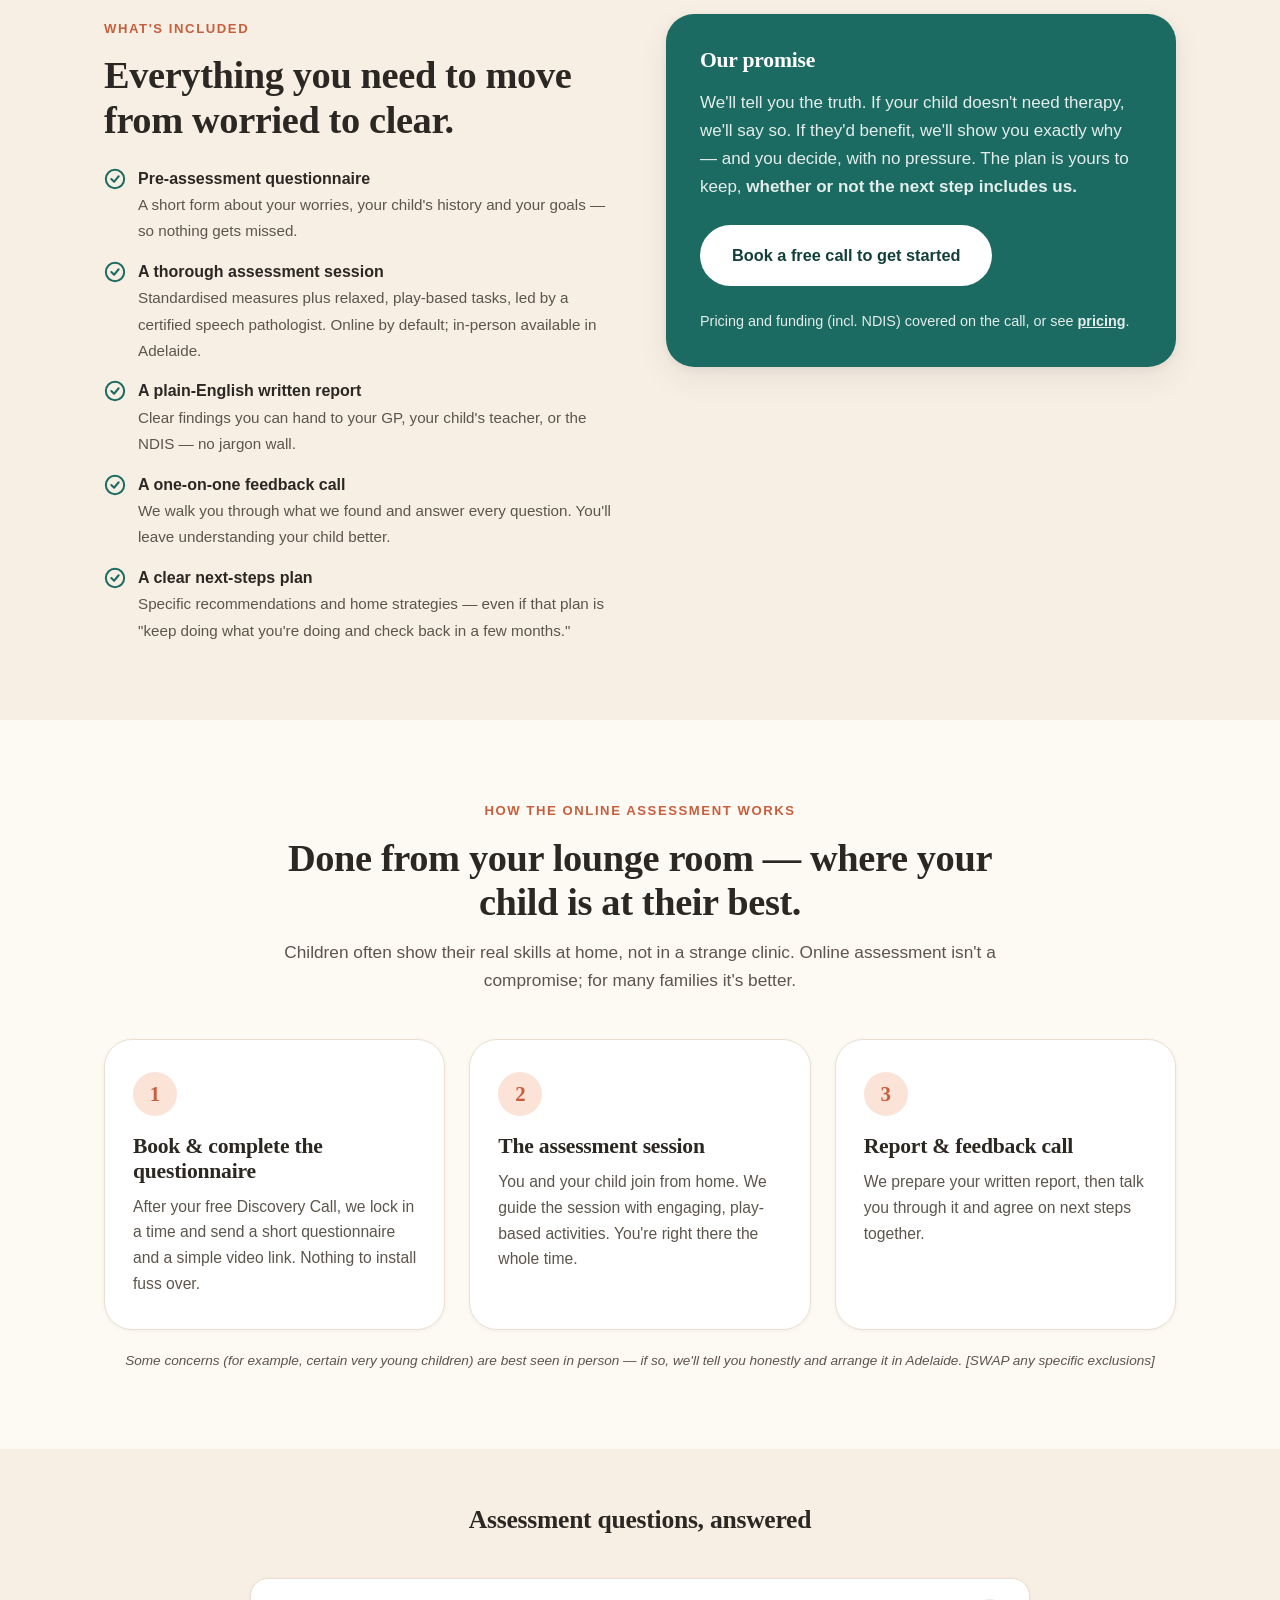
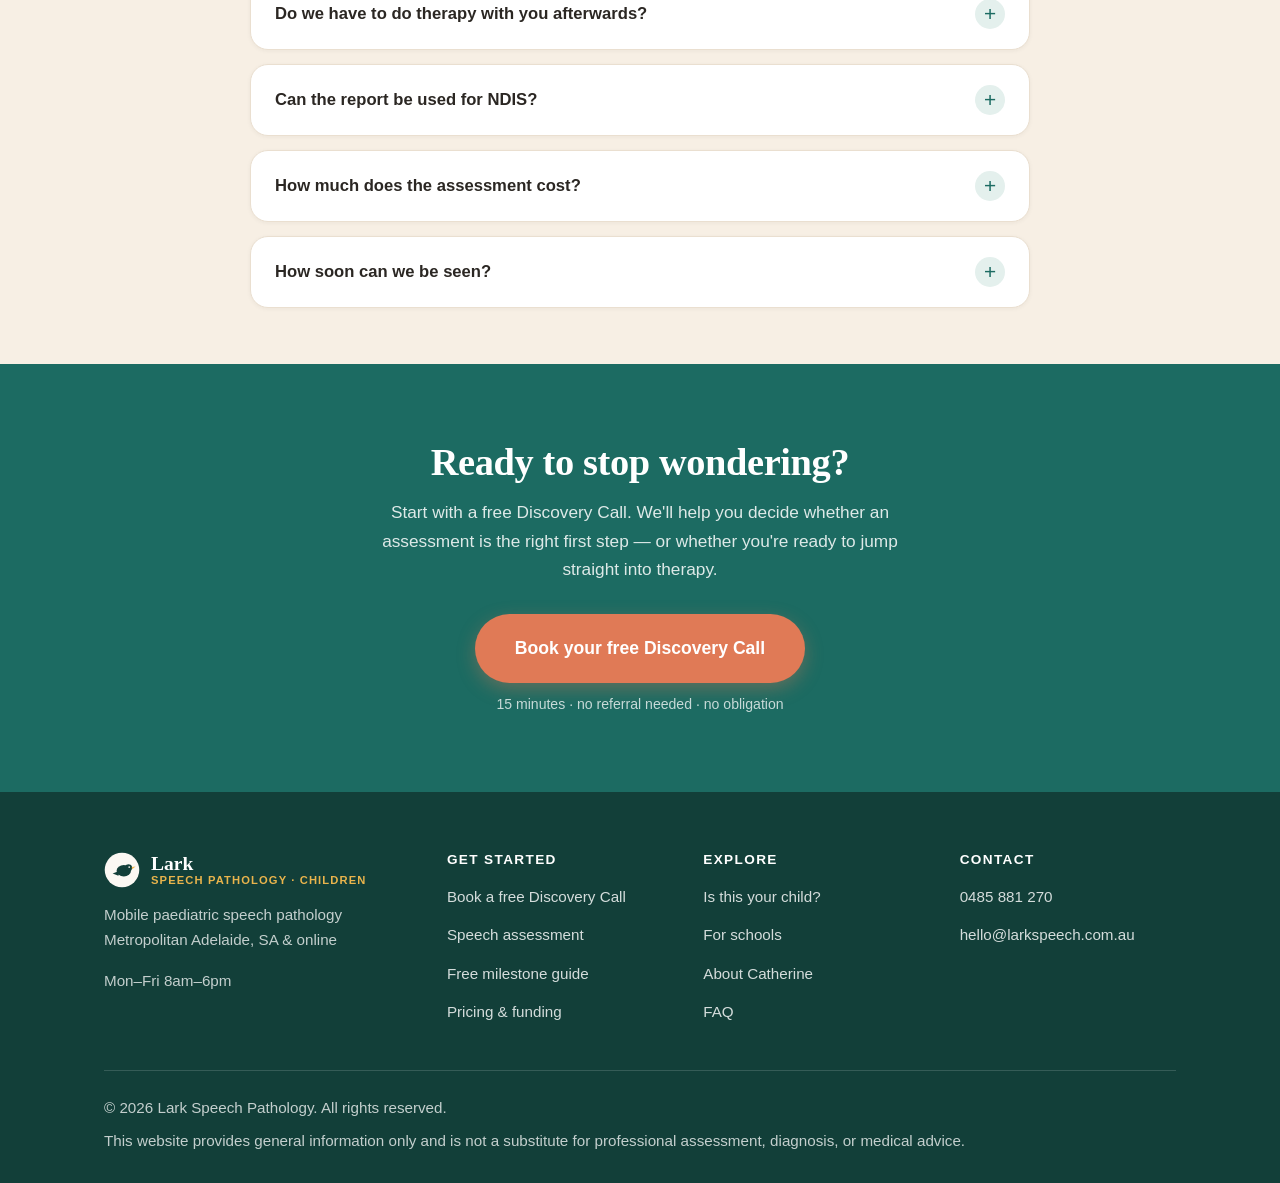
<file: assessment.html>
<!DOCTYPE html>
<html lang="en-AU">
<head>
  <meta charset="UTF-8" />
  <meta name="viewport" content="width=device-width, initial-scale=1.0" />
  <title>The Lark Speech Assessment | Understand Your Child's Speech — Online, Australia-wide</title>
  <meta name="description" content="A comprehensive children's speech assessment with a certified speech pathologist — plain-English written report for GP, school and NDIS, a one-on-one feedback call, and a clear plan. Online Australia-wide, often within days." />
  <link rel="stylesheet" href="css/styles.css" />
  <link rel="icon" href="data:image/svg+xml,<svg xmlns='http://www.w3.org/2000/svg' viewBox='0 0 100 100'><circle cx='50' cy='50' r='48' fill='%231c6b62'/><ellipse cx='55' cy='52' rx='20' ry='16' fill='%23fbf8f3'/><circle cx='68' cy='44' r='10' fill='%23fbf8f3'/><path d='M77 42 L88 40 L78 48 Z' fill='%23f0b44c'/><circle cx='70' cy='42' r='2.4' fill='%231c6b62'/></svg>" />
</head>
<body>

  <header class="site-header">
    <nav class="nav" aria-label="Main">
      <a class="brand" href="index.html">
        <svg class="brand__mark" width="42" height="42" viewBox="0 0 100 100" aria-hidden="true">
          <circle cx="50" cy="50" r="48" fill="#1c6b62"/>
          <path d="M24 60 L44 52 L40 66 Z" fill="#fbf8f3"/>
          <ellipse cx="55" cy="52" rx="20" ry="16" fill="#fbf8f3"/>
          <circle cx="68" cy="44" r="10" fill="#fbf8f3"/>
          <path d="M77 42 L88 40 L78 48 Z" fill="#f0b44c"/>
          <circle cx="70" cy="42" r="2.4" fill="#1c6b62"/>
          <circle cx="86" cy="26" r="3" fill="#f0b44c"/>
          <circle cx="78" cy="18" r="2.1" fill="#ef7a54"/>
        </svg>
        <span class="brand__name">Lark<span class="brand__tag">Speech Pathology · Children</span></span>
      </a>
      <button class="nav__toggle" aria-expanded="false" aria-label="Open menu">
        <svg viewBox="0 0 24 24" fill="none" stroke-width="2.2" stroke-linecap="round"><path d="M4 7h16M4 12h16M4 17h16"/></svg>
      </button>
      <ul class="nav__links">
        <li><a href="concerns.html">Is this your child?</a></li>
        <li><a href="assessment.html" aria-current="page">Assessment</a></li>
        <li><a href="pricing.html">Pricing</a></li>
        <li><a href="schools.html">Schools</a></li>
        <li><a href="about.html">About</a></li>
        <li><a href="faq.html">FAQ</a></li>
        <li><a class="btn btn--primary btn--sm" href="book.html">Book a Free Call</a></li>
      </ul>
    </nav>
  </header>

  <main>
    <section class="hero">
      <div class="wrap hero__grid" style="padding-top:56px;">
        <div>
          <span class="eyebrow">The Lark Speech Assessment</span>
          <h1>Finally understand what's going on with your child's speech — and what actually helps.</h1>
          <p class="hero__lede">
            No more late-night searching and scarier answers each time. A certified speech pathologist
            assesses your child properly, then you get a plain-English report, a one-on-one feedback call,
            and a clear plan of next steps — <strong>whether or not those steps include us.</strong>
          </p>
          <div class="hero__ctas">
            <a class="btn btn--primary btn--lg" href="book.html">Book a free call to get started</a>
            <a class="btn btn--secondary" href="#included">See what's included</a>
          </div>
          <ul class="trust-strip">
            <li><svg viewBox="0 0 24 24" fill="none" stroke="#1c6b62" stroke-width="2" stroke-linecap="round" stroke-linejoin="round"><circle cx="12" cy="12" r="9"/><path d="M12 7v5l3 2"/></svg> Often within days, not months</li>
            <li><svg viewBox="0 0 24 24" fill="none" stroke="#1c6b62" stroke-width="2" stroke-linecap="round" stroke-linejoin="round"><path d="M4 5h16v14H4z"/><path d="M8 3v4M16 3v4M4 9h16"/></svg> Online, Australia-wide</li>
            <li><svg viewBox="0 0 24 24" fill="none" stroke="#1c6b62" stroke-width="2" stroke-linecap="round" stroke-linejoin="round"><path d="M9 11l3 3L22 4"/><path d="M21 12v6a2 2 0 0 1-2 2H5a2 2 0 0 1-2-2V6a2 2 0 0 1 2-2h11"/></svg> Report ready for GP, school &amp; NDIS</li>
          </ul>
        </div>
        <div class="hero__art" aria-hidden="true">
          <svg viewBox="0 0 420 380" xmlns="http://www.w3.org/2000/svg">
            <ellipse cx="210" cy="200" rx="190" ry="165" fill="#e4f0ed"/>
            <rect x="120" y="70" width="180" height="230" rx="16" fill="#fbf8f3" stroke="#1c6b62" stroke-width="3"/>
            <path d="M150 110 h120 M150 135 h120 M150 160 h90" stroke="#1c6b62" stroke-width="6" stroke-linecap="round" opacity="0.85"/>
            <path d="M150 195 h120 M150 220 h120 M150 245 h70" stroke="#c9beac" stroke-width="6" stroke-linecap="round"/>
            <circle cx="285" cy="270" r="34" fill="#ef7a54"/>
            <path d="M272 270 l9 9 18 -18" stroke="#fbf8f3" stroke-width="7" fill="none" stroke-linecap="round" stroke-linejoin="round"/>
            <path d="M96 60 l5 12 12 5 -12 5 -5 12 -5 -12 -12 -5 12 -5 z" fill="#f0b44c"/>
          </svg>
        </div>
      </div>
    </section>

    <!-- Why an assessment -->
    <section class="section" id="why">
      <div class="wrap">
        <div class="section-head section-head--center">
          <span class="eyebrow">Why start with an assessment?</span>
          <h2>Because guessing is exhausting — and a clear picture changes everything.</h2>
          <p>An assessment isn't about finding what's "wrong." It's about understanding how your child communicates, what's getting in the way, and the fastest, kindest path forward.</p>
        </div>
        <div class="card-grid">
          <div class="card">
            <div class="card__icon"><svg viewBox="0 0 24 24" fill="none" stroke="#1c6b62" stroke-width="2" stroke-linecap="round" stroke-linejoin="round"><circle cx="11" cy="11" r="7"/><path d="M21 21l-4.3-4.3"/></svg></div>
            <h3>You get real answers</h3>
            <p>Standardised and play-based tasks show us exactly where your child's speech and language are strong and where they need a hand — no more wondering.</p>
          </div>
          <div class="card">
            <div class="card__icon"><svg viewBox="0 0 24 24" fill="none" stroke="#1c6b62" stroke-width="2" stroke-linecap="round" stroke-linejoin="round"><path d="M4 5h16v14H4z"/><path d="M8 9h8M8 13h5"/></svg></div>
            <h3>You get evidence that opens doors</h3>
            <p>A detailed written report supports GP care plans, school and NDIS conversations, and funding requests. It has real value even if you never book therapy.</p>
          </div>
          <div class="card">
            <div class="card__icon"><svg viewBox="0 0 24 24" fill="none" stroke="#1c6b62" stroke-width="2" stroke-linecap="round" stroke-linejoin="round"><path d="M9 11l3 3L22 4"/><path d="M21 12v6a2 2 0 0 1-2 2H5a2 2 0 0 1-2-2V6a2 2 0 0 1 2-2h11"/></svg></div>
            <h3>You get a plan you understand</h3>
            <p>We sit down together and explain it all in plain English, with clear next steps — including simple things to try at home, whatever you decide to do next.</p>
          </div>
        </div>
      </div>
    </section>

    <!-- What's included -->
    <section class="section section--cream-deep" id="included">
      <div class="wrap split">
        <div>
          <span class="eyebrow">What's included</span>
          <h2>Everything you need to move from worried to clear.</h2>
          <ul class="check-list mt-3">
            <li>
              <svg viewBox="0 0 24 24" fill="none" stroke="#1c6b62" stroke-width="2.2" stroke-linecap="round" stroke-linejoin="round"><circle cx="12" cy="12" r="10"/><path d="M8 12l3 3 5-6"/></svg>
              <div><strong>Pre-assessment questionnaire</strong><span>A short form about your worries, your child's history and your goals — so nothing gets missed.</span></div>
            </li>
            <li>
              <svg viewBox="0 0 24 24" fill="none" stroke="#1c6b62" stroke-width="2.2" stroke-linecap="round" stroke-linejoin="round"><circle cx="12" cy="12" r="10"/><path d="M8 12l3 3 5-6"/></svg>
              <div><strong>A thorough assessment session</strong><span>Standardised measures plus relaxed, play-based tasks, led by a certified speech pathologist. Online by default; in-person available in Adelaide.</span></div>
            </li>
            <li>
              <svg viewBox="0 0 24 24" fill="none" stroke="#1c6b62" stroke-width="2.2" stroke-linecap="round" stroke-linejoin="round"><circle cx="12" cy="12" r="10"/><path d="M8 12l3 3 5-6"/></svg>
              <div><strong>A plain-English written report</strong><span>Clear findings you can hand to your GP, your child's teacher, or the NDIS — no jargon wall.</span></div>
            </li>
            <li>
              <svg viewBox="0 0 24 24" fill="none" stroke="#1c6b62" stroke-width="2.2" stroke-linecap="round" stroke-linejoin="round"><circle cx="12" cy="12" r="10"/><path d="M8 12l3 3 5-6"/></svg>
              <div><strong>A one-on-one feedback call</strong><span>We walk you through what we found and answer every question. You'll leave understanding your child better.</span></div>
            </li>
            <li>
              <svg viewBox="0 0 24 24" fill="none" stroke="#1c6b62" stroke-width="2.2" stroke-linecap="round" stroke-linejoin="round"><circle cx="12" cy="12" r="10"/><path d="M8 12l3 3 5-6"/></svg>
              <div><strong>A clear next-steps plan</strong><span>Specific recommendations and home strategies — even if that plan is "keep doing what you're doing and check back in a few months."</span></div>
            </li>
          </ul>
        </div>
        <div class="panel panel--teal">
          <h3>Our promise</h3>
          <p class="mt-2">We'll tell you the truth. If your child doesn't need therapy, we'll say so. If they'd benefit, we'll show you exactly why — and you decide, with no pressure. The plan is yours to keep, <strong>whether or not the next step includes us.</strong></p>
          <a class="btn btn--light mt-3" href="book.html">Book a free call to get started</a>
          <p class="mt-3" style="font-size:0.9rem;">Pricing and funding (incl. NDIS) covered on the call, or see <a href="pricing.html" style="color:#fff;font-weight:700;">pricing</a>.</p>
        </div>
      </div>
    </section>

    <!-- How remote works -->
    <section class="section" id="remote">
      <div class="wrap">
        <div class="section-head section-head--center">
          <span class="eyebrow">How the online assessment works</span>
          <h2>Done from your lounge room — where your child is at their best.</h2>
          <p>Children often show their real skills at home, not in a strange clinic. Online assessment isn't a compromise; for many families it's better.</p>
        </div>
        <div class="steps">
          <div class="step">
            <span class="step__num">1</span>
            <h3>Book &amp; complete the questionnaire</h3>
            <p>After your free Discovery Call, we lock in a time and send a short questionnaire and a simple video link. Nothing to install fuss over.</p>
          </div>
          <div class="step">
            <span class="step__num">2</span>
            <h3>The assessment session</h3>
            <p>You and your child join from home. We guide the session with engaging, play-based activities. You're right there the whole time.</p>
          </div>
          <div class="step">
            <span class="step__num">3</span>
            <h3>Report &amp; feedback call</h3>
            <p>We prepare your written report, then talk you through it and agree on next steps together.</p>
          </div>
        </div>
        <p class="sample-note center">Some concerns (for example, certain very young children) are best seen in person — if so, we'll tell you honestly and arrange it in Adelaide. <em>[SWAP any specific exclusions]</em></p>
      </div>
    </section>

    <!-- FAQ mini -->
    <section class="section section--cream-deep section--tight">
      <div class="wrap">
        <div class="section-head section-head--center"><h2 style="font-size:1.6rem;">Assessment questions, answered</h2></div>
        <div class="faq-list">
          <details class="faq-item">
            <summary>Do we have to do therapy with you afterwards?</summary>
            <div class="faq-item__body"><p>Not at all. The report and plan are yours to keep and use however you like — including with another provider or your child's school. Many families use the assessment purely to get clarity and evidence.</p></div>
          </details>
          <details class="faq-item">
            <summary>Can the report be used for NDIS?</summary>
            <div class="faq-item__body"><p>Yes — our reports are written to support NDIS planning and evidence requirements, as well as GP care plans and school conversations. We'll make sure it captures what you need. <!-- [SWAP] Confirm specifics for your report format --></p></div>
          </details>
          <details class="faq-item">
            <summary>How much does the assessment cost?</summary>
            <div class="faq-item__body"><p>We'll give you the exact fee and walk through your funding options (including NDIS) on your free Discovery Call, so there are no surprises. See the <a href="pricing.html">pricing page</a> for details. <!-- [SWAP] Add assessment fee --></p></div>
          </details>
          <details class="faq-item">
            <summary>How soon can we be seen?</summary>
            <div class="faq-item__body"><p>Because assessments can be done online, we can usually offer a time within days rather than the months-long waits families often face elsewhere. <!-- [SWAP] Confirm honest turnaround --></p></div>
          </details>
        </div>
      </div>
    </section>

    <section class="section section--teal cta-band">
      <div class="wrap">
        <h2>Ready to stop wondering?</h2>
        <p>Start with a free Discovery Call. We'll help you decide whether an assessment is the right first step — or whether you're ready to jump straight into therapy.</p>
        <a class="btn btn--primary btn--lg" href="book.html">Book your free Discovery Call</a>
        <span class="btn-note">15 minutes · no referral needed · no obligation</span>
      </div>
    </section>
  </main>

  <footer class="site-footer">
    <div class="wrap">
      <div class="footer-grid">
        <div class="footer-brand">
          <a class="brand" href="index.html" style="margin-bottom:14px;">
            <svg class="brand__mark" width="36" height="36" viewBox="0 0 100 100" aria-hidden="true">
              <circle cx="50" cy="50" r="48" fill="#fbf8f3"/>
              <path d="M24 60 L44 52 L40 66 Z" fill="#123f39"/>
              <ellipse cx="55" cy="52" rx="20" ry="16" fill="#123f39"/>
              <circle cx="68" cy="44" r="10" fill="#123f39"/>
              <path d="M77 42 L88 40 L78 48 Z" fill="#f0b44c"/>
              <circle cx="70" cy="42" r="2.4" fill="#fbf8f3"/>
            </svg>
            <span class="brand__name">Lark<span class="brand__tag">Speech Pathology · Children</span></span>
          </a>
          <p>Mobile paediatric speech pathology<br />Metropolitan Adelaide, SA &amp; online</p>
          <p class="mt-2">Mon–Fri 8am–6pm</p>
        </div>
        <div>
          <h4>Get started</h4>
          <ul>
            <li><a href="book.html">Book a free Discovery Call</a></li>
            <li><a href="assessment.html">Speech assessment</a></li>
            <li><a href="guide.html">Free milestone guide</a></li>
            <li><a href="pricing.html">Pricing &amp; funding</a></li>
          </ul>
        </div>
        <div>
          <h4>Explore</h4>
          <ul>
            <li><a href="concerns.html">Is this your child?</a></li>
            <li><a href="schools.html">For schools</a></li>
            <li><a href="about.html">About Catherine</a></li>
            <li><a href="faq.html">FAQ</a></li>
          </ul>
        </div>
        <div>
          <h4>Contact</h4>
          <ul>
            <li><a href="#" data-phone></a></li>
            <li><a href="#" data-email></a></li>
          </ul>
        </div>
      </div>
      <div class="footer-legal">
        <p>© <span data-year></span> Lark Speech Pathology. All rights reserved.</p>
        <p>This website provides general information only and is not a substitute for professional assessment, diagnosis, or medical advice.</p>
      </div>
    </div>
  </footer>

  <div class="sticky-cta" aria-hidden="true">
    <a class="btn btn--primary" href="book.html">Book a free Discovery Call</a>
  </div>

  <script src="js/config.js"></script>
  <script src="js/main.js"></script>
</body>
</html>
</file>
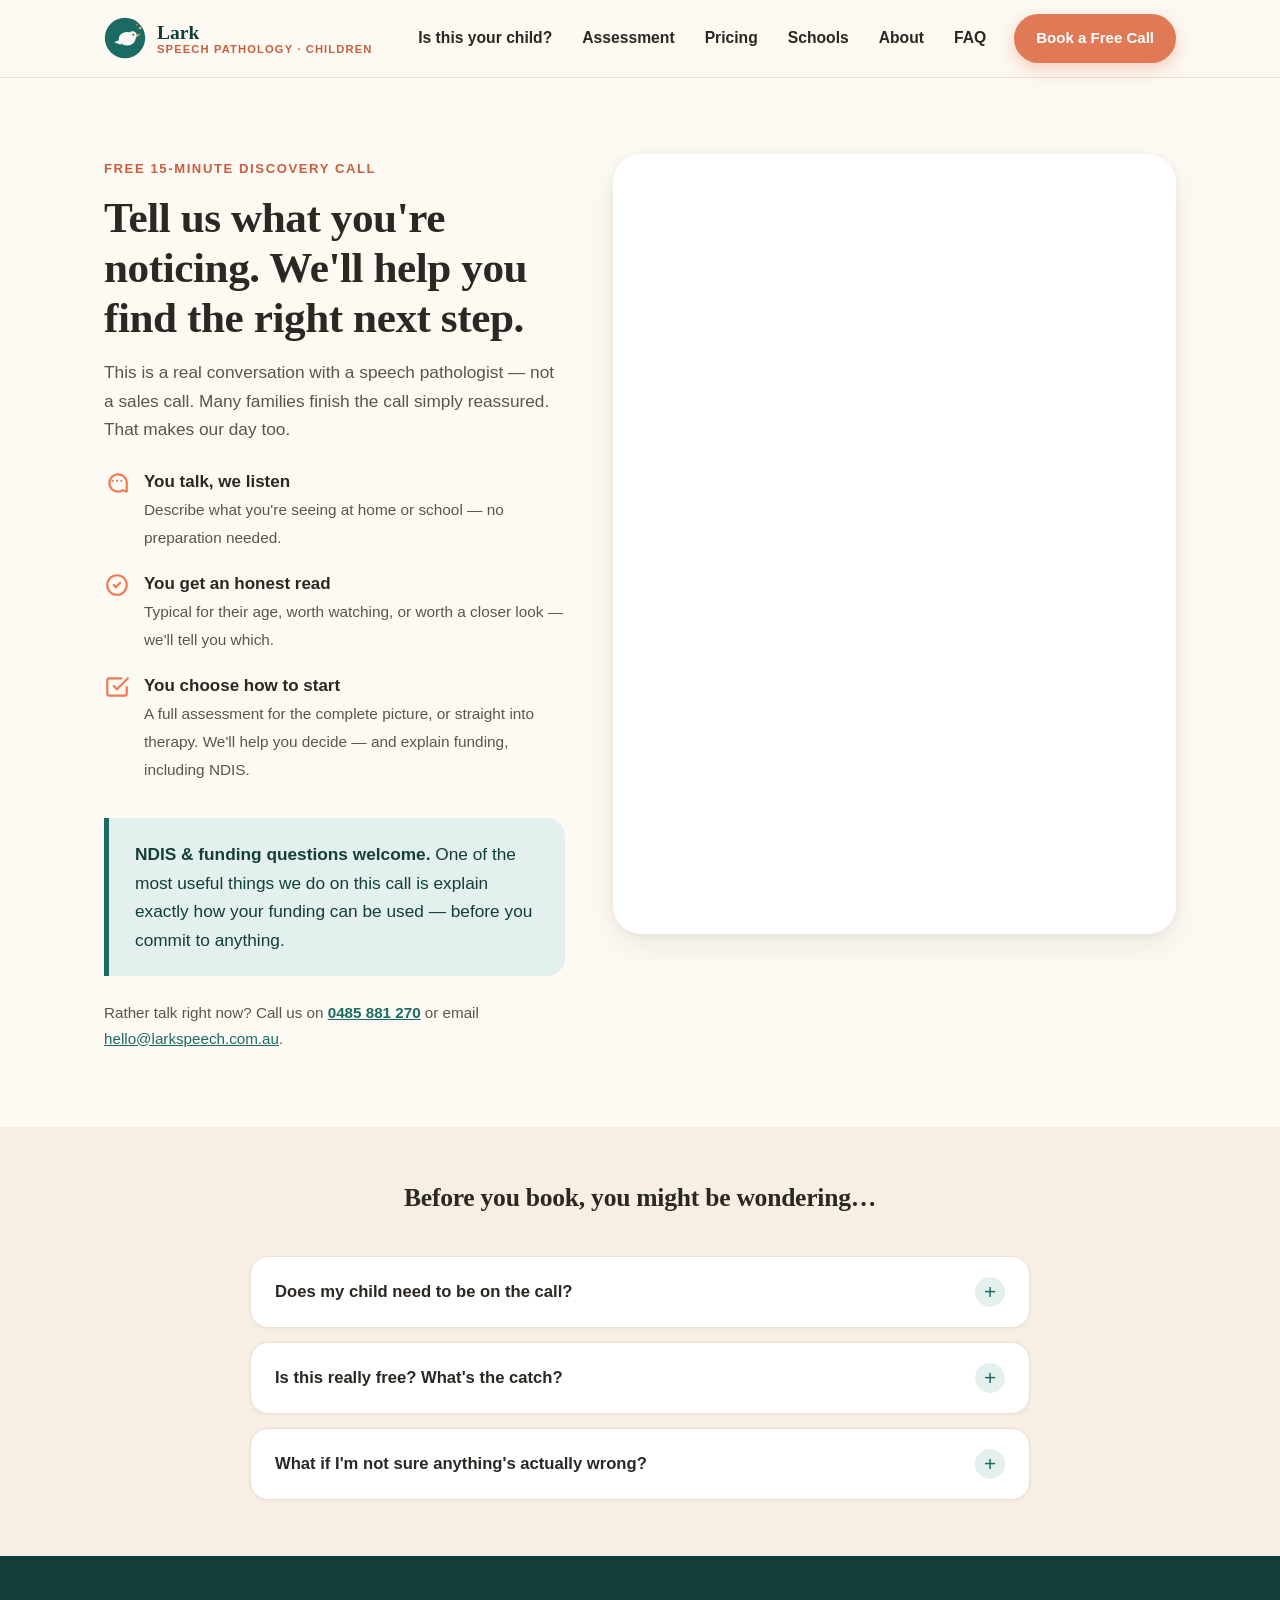
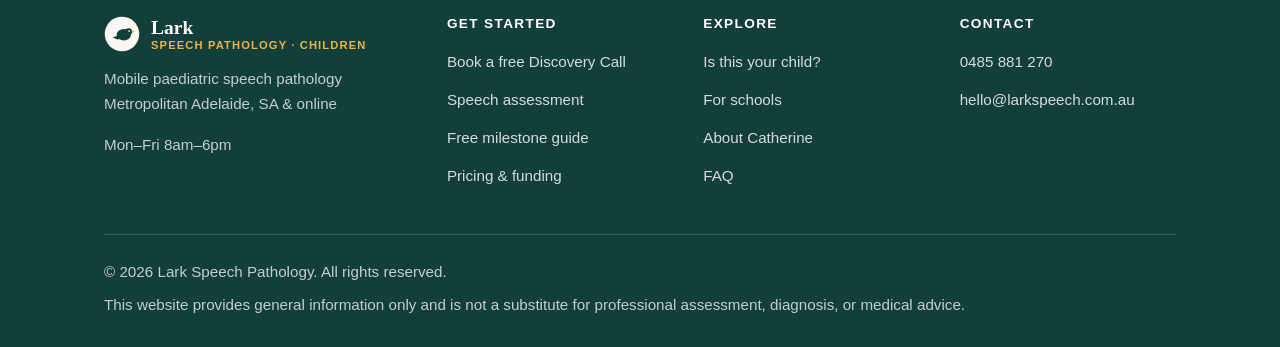
<file: book.html>
<!DOCTYPE html>
<html lang="en-AU">
<head>
  <meta charset="UTF-8" />
  <meta name="viewport" content="width=device-width, initial-scale=1.0" />
  <title>Book a Free Discovery Call | Lark Speech Pathology</title>
  <meta name="description" content="Book a free 15-minute Discovery Call with a speech pathologist. Tell us what you're noticing about your child's talking — we'll help you decide the right next step, whether that's an assessment or starting therapy." />
  <link rel="stylesheet" href="css/styles.css" />
  <link rel="icon" href="data:image/svg+xml,<svg xmlns='http://www.w3.org/2000/svg' viewBox='0 0 100 100'><circle cx='50' cy='50' r='48' fill='%231c6b62'/><ellipse cx='55' cy='52' rx='20' ry='16' fill='%23fbf8f3'/><circle cx='68' cy='44' r='10' fill='%23fbf8f3'/><path d='M77 42 L88 40 L78 48 Z' fill='%23f0b44c'/><circle cx='70' cy='42' r='2.4' fill='%231c6b62'/></svg>" />
</head>
<body>

  <header class="site-header">
    <nav class="nav" aria-label="Main">
      <a class="brand" href="index.html">
        <svg class="brand__mark" width="42" height="42" viewBox="0 0 100 100" aria-hidden="true">
          <circle cx="50" cy="50" r="48" fill="#1c6b62"/>
          <path d="M24 60 L44 52 L40 66 Z" fill="#fbf8f3"/>
          <ellipse cx="55" cy="52" rx="20" ry="16" fill="#fbf8f3"/>
          <circle cx="68" cy="44" r="10" fill="#fbf8f3"/>
          <path d="M77 42 L88 40 L78 48 Z" fill="#f0b44c"/>
          <circle cx="70" cy="42" r="2.4" fill="#1c6b62"/>
          <circle cx="86" cy="26" r="3" fill="#f0b44c"/>
          <circle cx="78" cy="18" r="2.1" fill="#ef7a54"/>
        </svg>
        <span class="brand__name">Lark<span class="brand__tag">Speech Pathology · Children</span></span>
      </a>
      <button class="nav__toggle" aria-expanded="false" aria-label="Open menu">
        <svg viewBox="0 0 24 24" fill="none" stroke-width="2.2" stroke-linecap="round"><path d="M4 7h16M4 12h16M4 17h16"/></svg>
      </button>
      <ul class="nav__links">
        <li><a href="concerns.html">Is this your child?</a></li>
        <li><a href="assessment.html">Assessment</a></li>
        <li><a href="pricing.html">Pricing</a></li>
        <li><a href="schools.html">Schools</a></li>
        <li><a href="about.html">About</a></li>
        <li><a href="faq.html">FAQ</a></li>
        <li><a class="btn btn--primary btn--sm" href="book.html" aria-current="page">Book a Free Call</a></li>
      </ul>
    </nav>
  </header>

  <main>
    <section class="section">
      <div class="wrap booking-grid">

        <!-- Left: reassurance -->
        <div>
          <span class="eyebrow">Free 15-minute Discovery Call</span>
          <h1 style="font-size:clamp(1.9rem,3.6vw,2.7rem);">Tell us what you're noticing. We'll help you find the right next step.</h1>
          <p class="mt-2" style="font-size:1.08rem;">This is a real conversation with a speech pathologist — not a sales call. Many families finish the call simply reassured. That makes our day too.</p>

          <ul class="expect-list">
            <li>
              <svg viewBox="0 0 24 24" fill="none" stroke="#ef7a54" stroke-width="2" stroke-linecap="round" stroke-linejoin="round"><path d="M21 12a8 8 0 1 0-3.5 6.6L21 20z"/><path d="M8 10h.01M12 10h.01M16 10h.01"/></svg>
              <div><strong>You talk, we listen</strong><span>Describe what you're seeing at home or school — no preparation needed.</span></div>
            </li>
            <li>
              <svg viewBox="0 0 24 24" fill="none" stroke="#ef7a54" stroke-width="2" stroke-linecap="round" stroke-linejoin="round"><circle cx="12" cy="12" r="9"/><path d="M9 12l2 2 4-4"/></svg>
              <div><strong>You get an honest read</strong><span>Typical for their age, worth watching, or worth a closer look — we'll tell you which.</span></div>
            </li>
            <li>
              <svg viewBox="0 0 24 24" fill="none" stroke="#ef7a54" stroke-width="2" stroke-linecap="round" stroke-linejoin="round"><path d="M9 11l3 3L22 4"/><path d="M21 12v6a2 2 0 0 1-2 2H5a2 2 0 0 1-2-2V6a2 2 0 0 1 2-2h11"/></svg>
              <div><strong>You choose how to start</strong><span>A full assessment for the complete picture, or straight into therapy. We'll help you decide — and explain funding, including NDIS.</span></div>
            </li>
          </ul>

          <div class="reassure mt-4">
            <p><strong>NDIS &amp; funding questions welcome.</strong> One of the most useful things we do on this call is explain exactly how your funding can be used — before you commit to anything.</p>
          </div>

          <p class="mt-3" style="font-size:0.95rem;">Rather talk right now? Call us on <a href="#" data-phone style="font-weight:700;"></a> or email <a href="#" data-email></a>.</p>
        </div>

        <!-- Right: scheduler / request form -->
        <div>
          <!-- Your Cliniko bookings calendar renders here automatically once
               SITE_CONFIG.clinikoUrl is set in js/config.js.
               ALTERNATIVE: to use Cliniko's own copy-paste widget instead,
               delete this <div> and paste Cliniko's "Code to embed in your
               website" snippet right here. -->
          <div id="scheduler-embed"></div>

          <div id="request-form-block">
            <div class="form-card">
              <h3>Request your free Discovery Call</h3>
              <p>Tell us a little about your child and the best way to reach you. We respond within one business day — usually much faster.</p>
              <form data-handler="request" data-success="request-success" name="discovery-request" method="POST" data-netlify="true" novalidate>
                <input type="hidden" name="form-name" value="discovery-request" />
                <div class="field--row">
                  <div class="field">
                    <label for="r-name">Your name</label>
                    <input id="r-name" name="parent_name" type="text" autocomplete="name" required placeholder="Parent / guardian name" />
                  </div>
                  <div class="field">
                    <label for="r-age">Child's age</label>
                    <select id="r-age" name="child_age" required>
                      <option value="" disabled selected>Select age</option>
                      <option>Under 12 months</option>
                      <option>12–18 months</option>
                      <option>18–24 months</option>
                      <option>2 years</option>
                      <option>3 years</option>
                      <option>4 years</option>
                      <option>5 years</option>
                      <option>6–8 years</option>
                      <option>9–12 years</option>
                    </select>
                  </div>
                </div>
                <div class="field--row">
                  <div class="field">
                    <label for="r-email">Email</label>
                    <input id="r-email" name="email" type="email" autocomplete="email" required placeholder="you@example.com" />
                  </div>
                  <div class="field">
                    <label for="r-phone">Phone</label>
                    <input id="r-phone" name="phone" type="tel" autocomplete="tel" required placeholder="04XX XXX XXX" />
                  </div>
                </div>
                <div class="field">
                  <label for="r-concern">What's your main concern?</label>
                  <select id="r-concern" name="concern_type" required>
                    <option value="" disabled selected>Choose the closest match</option>
                    <option>Not talking yet / very few words</option>
                    <option>Hard to understand / unclear speech</option>
                    <option>Getting stuck / stuttering</option>
                    <option>Understanding language / following directions</option>
                    <option>School, reading, or social communication</option>
                    <option>Not sure — I just have a feeling</option>
                  </select>
                </div>
                <div class="field--row">
                  <div class="field">
                    <label for="r-funding">How would you fund therapy?</label>
                    <select id="r-funding" name="funding_type">
                      <option value="" selected>Not sure yet</option>
                      <option>NDIS (self-managed)</option>
                      <option>NDIS (plan-managed)</option>
                      <option>Medicare care plan</option>
                      <option>Private health</option>
                      <option>Self-funded</option>
                    </select>
                  </div>
                  <div class="field">
                    <label for="r-location">Where would you like sessions?</label>
                    <select id="r-location" name="location_pref">
                      <option value="" selected>Not sure yet</option>
                      <option>At school / kindy</option>
                      <option>At home</option>
                      <option>Online</option>
                    </select>
                  </div>
                </div>
                <div class="field">
                  <label for="r-notes">Tell us what you're noticing (optional)</label>
                  <textarea id="r-notes" name="details" placeholder="e.g., She's 2 and only says 'mum,' 'dad,' and 'ball.' Her kindy teacher mentioned it too…"></textarea>
                </div>
                <button class="btn btn--primary btn--lg" type="submit" style="width:100%;">Request my free call</button>
                <div class="form-msg" role="status"></div>
                <p class="form-footnote">No obligation, no pressure, no spam. Your information stays private and is only used to contact you about your request.</p>
              </form>
              <div class="form-success" id="request-success" role="status">
                <svg viewBox="0 0 24 24" fill="none" stroke="#1c6b62" stroke-width="2" stroke-linecap="round" stroke-linejoin="round"><circle cx="12" cy="12" r="10"/><path d="M8 12.5l2.5 2.5L16 9"/></svg>
                <h3>Request received!</h3>
                <p>We'll reach out within one business day to set up your free Discovery Call. Keep an eye on your phone and inbox — and take a breath. You've taken the first step.</p>
                <a class="btn btn--secondary mt-3" href="guide.html">While you wait: get the free milestone guide</a>
              </div>
            </div>
          </div>
        </div>

      </div>
    </section>

    <!-- Mini FAQ -->
    <section class="section section--cream-deep section--tight">
      <div class="wrap">
        <div class="section-head section-head--center">
          <h2 style="font-size:1.6rem;">Before you book, you might be wondering…</h2>
        </div>
        <div class="faq-list">
          <details class="faq-item">
            <summary>Does my child need to be on the call?</summary>
            <div class="faq-item__body"><p>No — this call is for you. It works well during naptime or after bedtime. If your child's chattering in the background, that's useful too, but it's not required.</p></div>
          </details>
          <details class="faq-item">
            <summary>Is this really free? What's the catch?</summary>
            <div class="faq-item__body"><p>Really free, no catch. If an assessment or therapy makes sense, we'll explain the options and costs — and you decide, with zero pressure. If your child sounds on track, we'll happily say so.</p></div>
          </details>
          <details class="faq-item">
            <summary>What if I'm not sure anything's actually wrong?</summary>
            <div class="faq-item__body"><p>"I'm not sure" is the most common reason parents call, and it's a great one. Fifteen minutes either gives you peace of mind or catches something early. Both are wins.</p></div>
          </details>
        </div>
      </div>
    </section>
  </main>

  <footer class="site-footer">
    <div class="wrap">
      <div class="footer-grid">
        <div class="footer-brand">
          <a class="brand" href="index.html" style="margin-bottom:14px;">
            <svg class="brand__mark" width="36" height="36" viewBox="0 0 100 100" aria-hidden="true">
              <circle cx="50" cy="50" r="48" fill="#fbf8f3"/>
              <path d="M24 60 L44 52 L40 66 Z" fill="#123f39"/>
              <ellipse cx="55" cy="52" rx="20" ry="16" fill="#123f39"/>
              <circle cx="68" cy="44" r="10" fill="#123f39"/>
              <path d="M77 42 L88 40 L78 48 Z" fill="#f0b44c"/>
              <circle cx="70" cy="42" r="2.4" fill="#fbf8f3"/>
            </svg>
            <span class="brand__name">Lark<span class="brand__tag">Speech Pathology · Children</span></span>
          </a>
          <p>Mobile paediatric speech pathology<br />Metropolitan Adelaide, SA &amp; online</p>
          <p class="mt-2">Mon–Fri 8am–6pm</p>
        </div>
        <div>
          <h4>Get started</h4>
          <ul>
            <li><a href="book.html">Book a free Discovery Call</a></li>
            <li><a href="assessment.html">Speech assessment</a></li>
            <li><a href="guide.html">Free milestone guide</a></li>
            <li><a href="pricing.html">Pricing &amp; funding</a></li>
          </ul>
        </div>
        <div>
          <h4>Explore</h4>
          <ul>
            <li><a href="concerns.html">Is this your child?</a></li>
            <li><a href="schools.html">For schools</a></li>
            <li><a href="about.html">About Catherine</a></li>
            <li><a href="faq.html">FAQ</a></li>
          </ul>
        </div>
        <div>
          <h4>Contact</h4>
          <ul>
            <li><a href="#" data-phone></a></li>
            <li><a href="#" data-email></a></li>
          </ul>
        </div>
      </div>
      <div class="footer-legal">
        <p>© <span data-year></span> Lark Speech Pathology. All rights reserved.</p>
        <p>This website provides general information only and is not a substitute for professional assessment, diagnosis, or medical advice.</p>
      </div>
    </div>
  </footer>

  <script src="js/config.js"></script>
  <script src="js/main.js"></script>
</body>
</html>
</file>
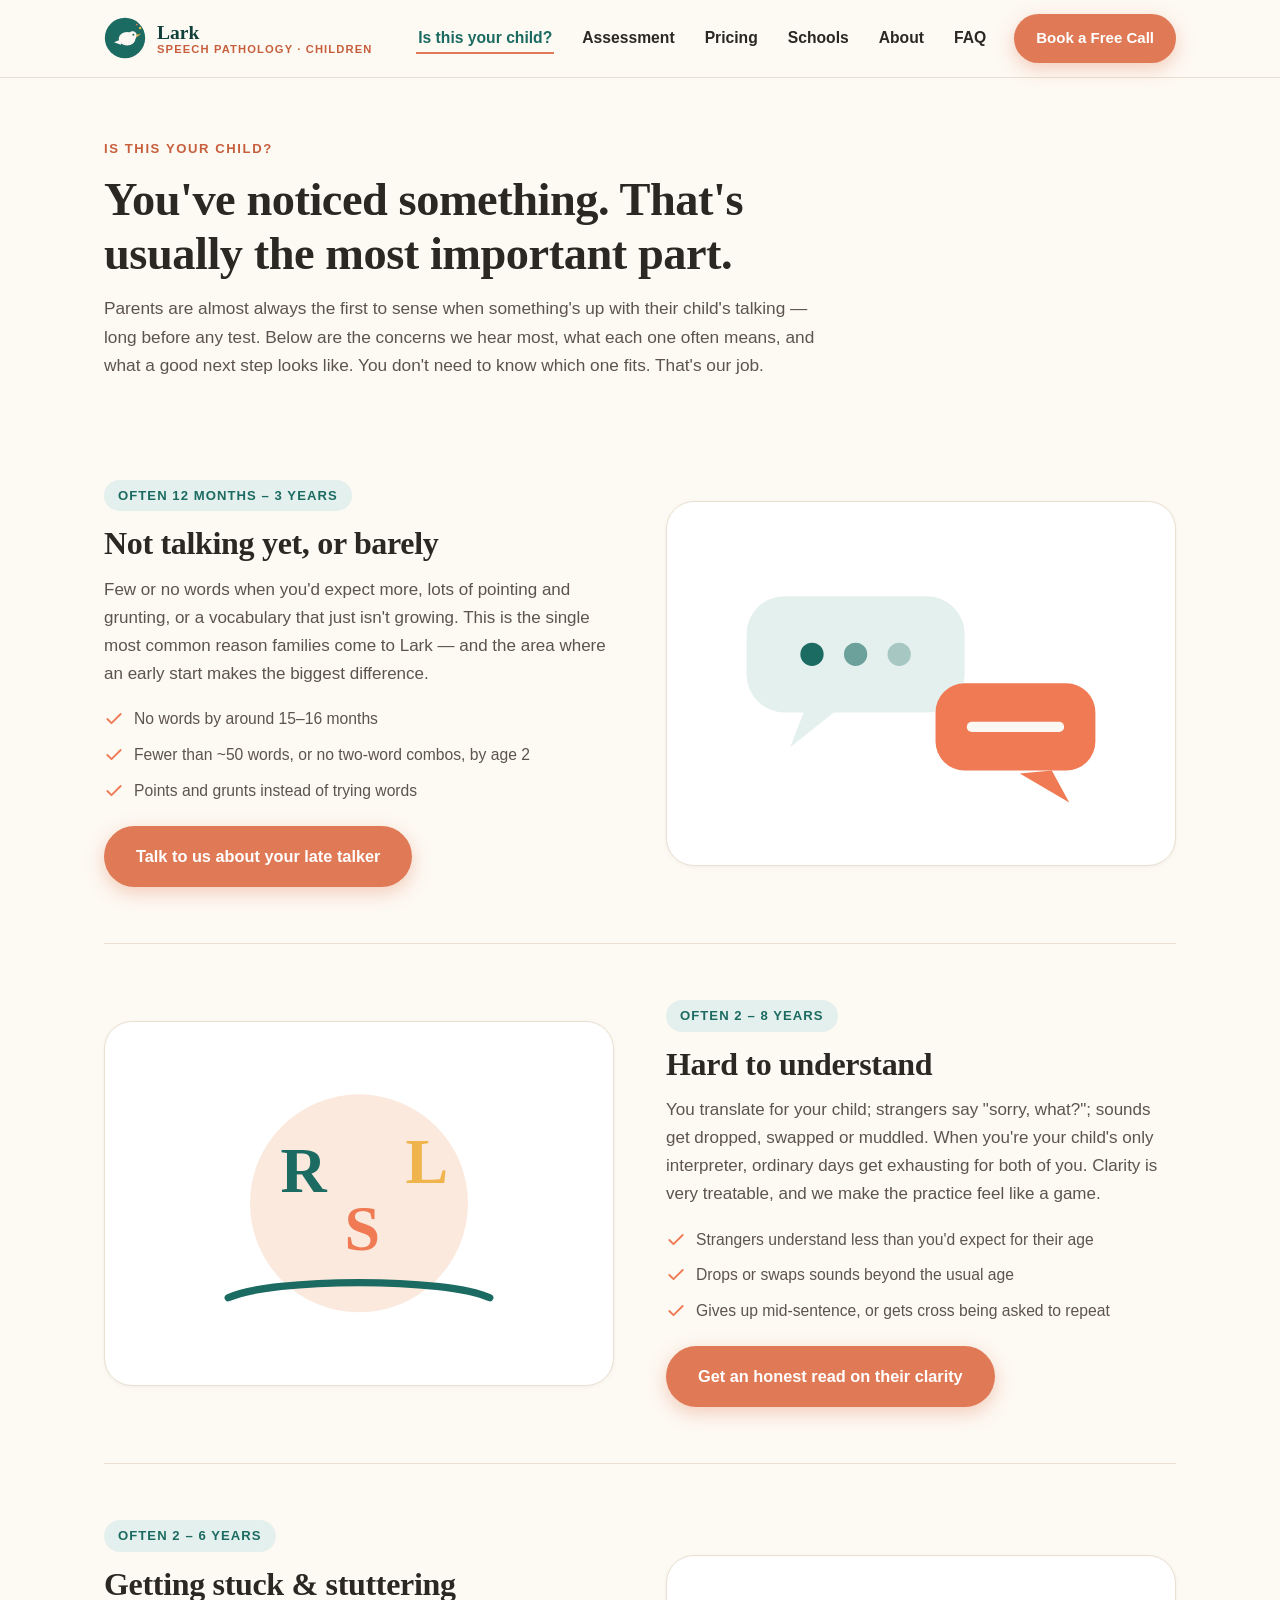
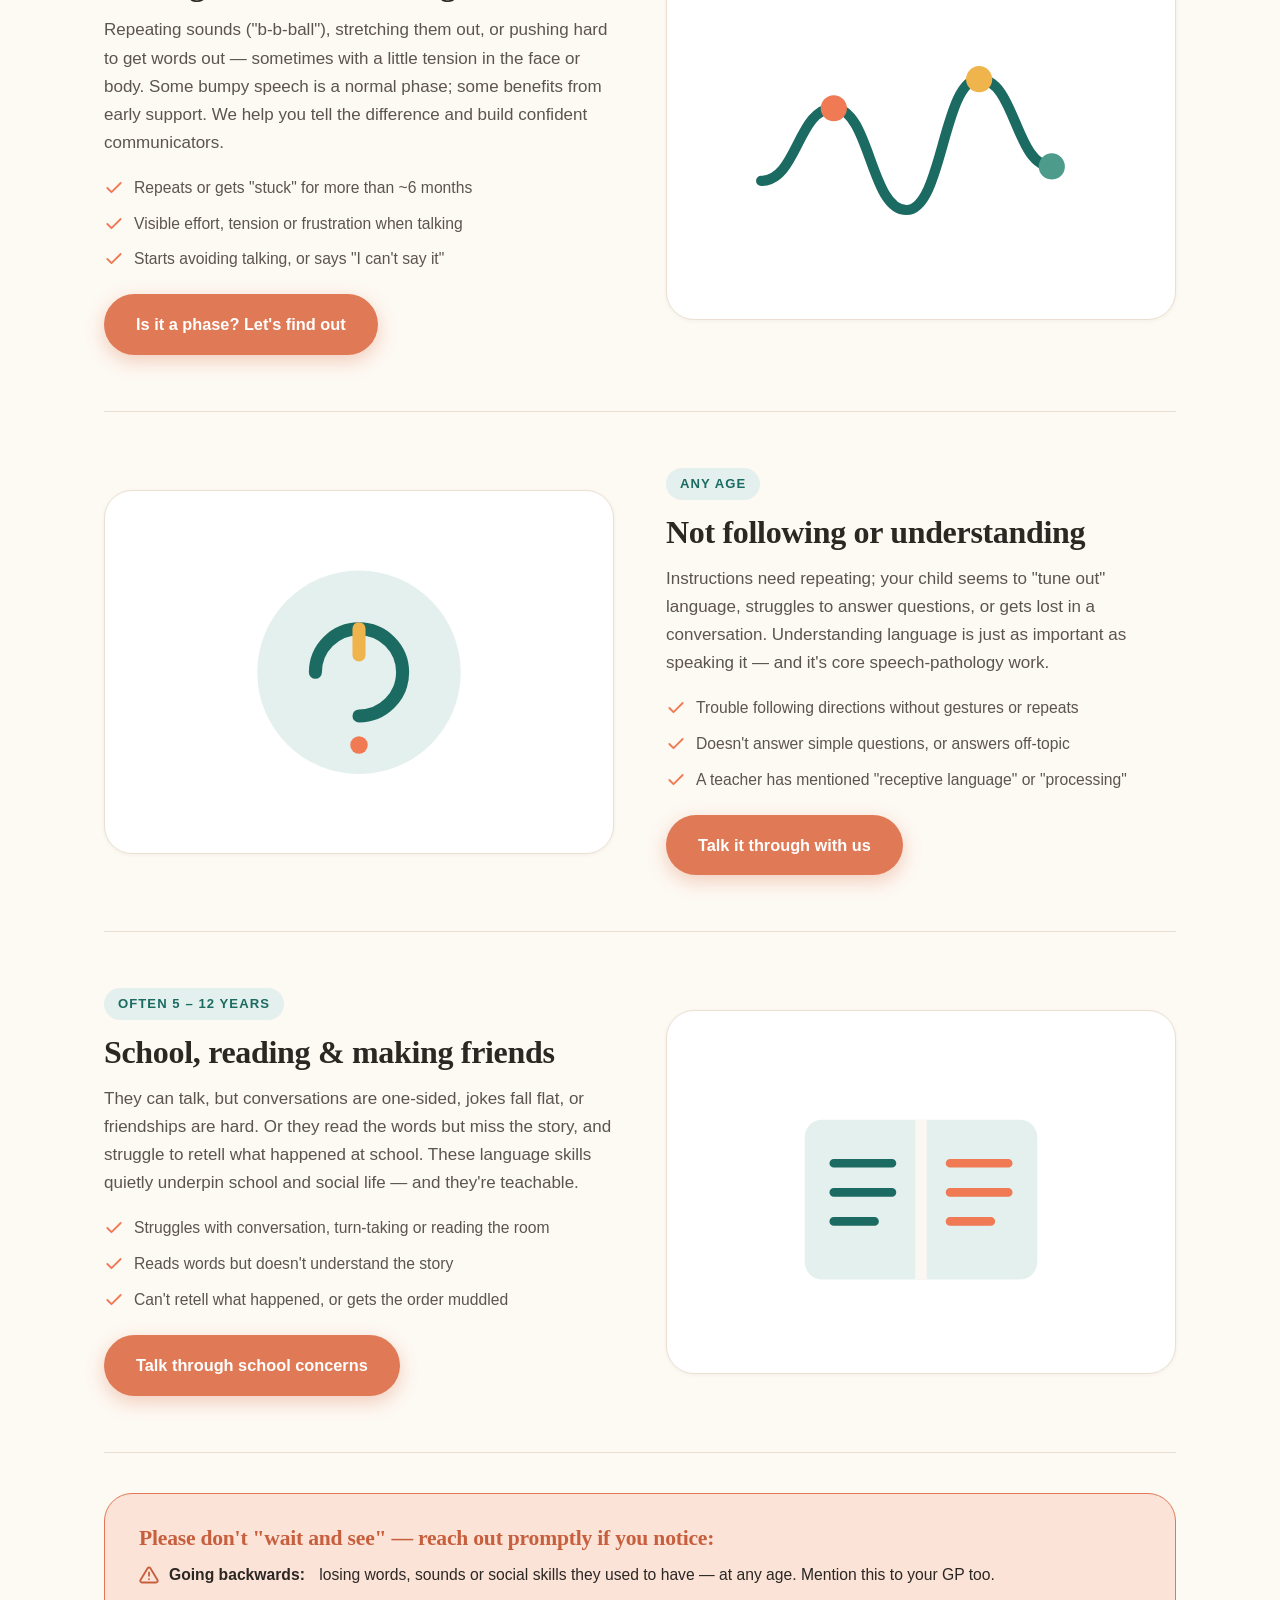
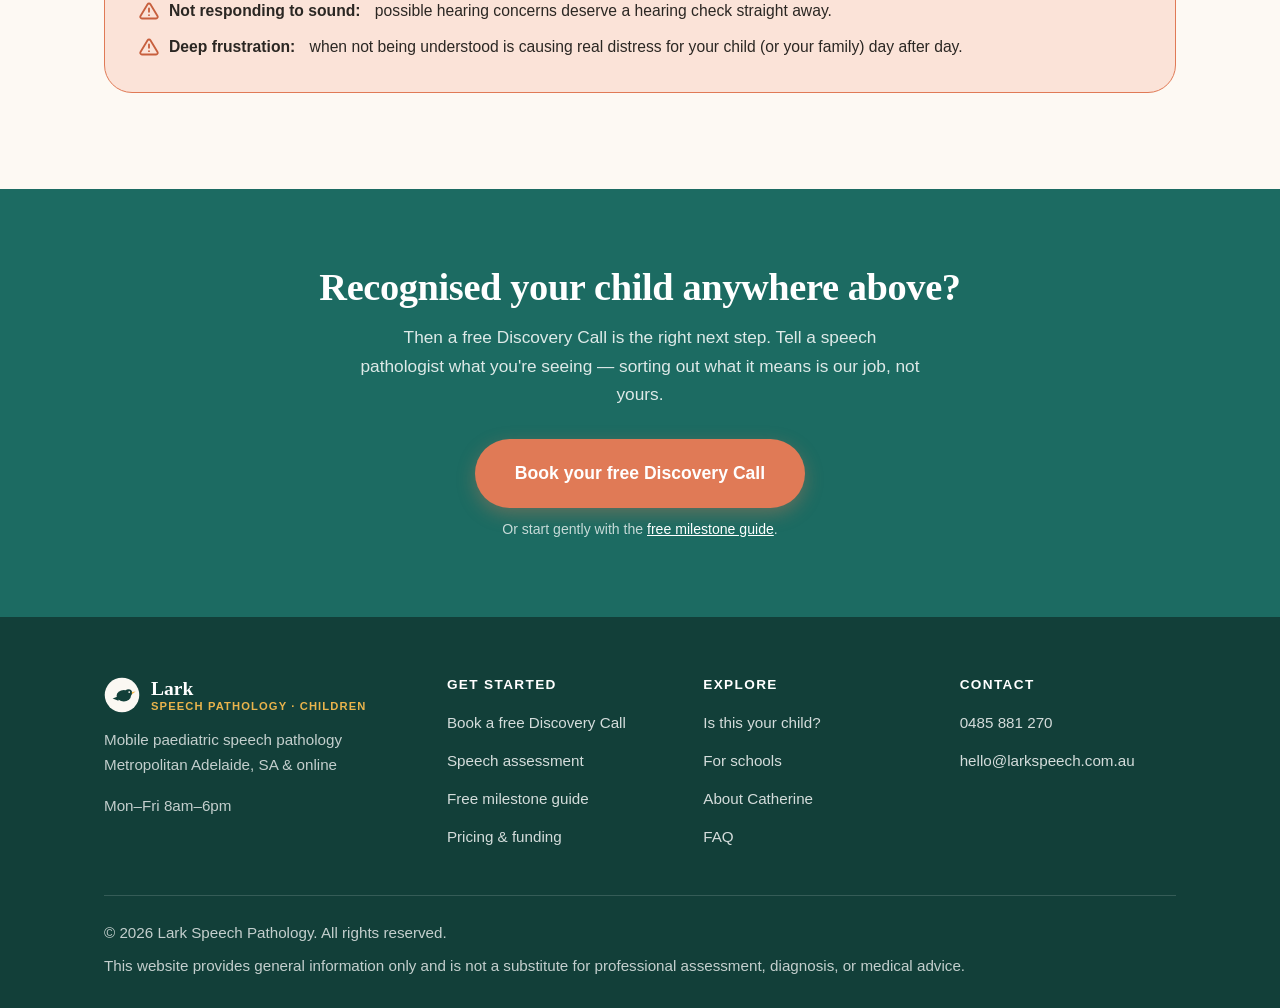
<file: concerns.html>
<!DOCTYPE html>
<html lang="en-AU">
<head>
  <meta charset="UTF-8" />
  <meta name="viewport" content="width=device-width, initial-scale=1.0" />
  <title>Is This Your Child? Speech &amp; Language Concerns | Lark Speech Pathology</title>
  <meta name="description" content="Late talking, unclear speech, stuttering, tricky mealtimes with words, trouble following directions or making friends — if you're noticing something about your child's talking, here's what it might mean and what to do next." />
  <link rel="stylesheet" href="css/styles.css" />
  <link rel="icon" href="data:image/svg+xml,<svg xmlns='http://www.w3.org/2000/svg' viewBox='0 0 100 100'><circle cx='50' cy='50' r='48' fill='%231c6b62'/><ellipse cx='55' cy='52' rx='20' ry='16' fill='%23fbf8f3'/><circle cx='68' cy='44' r='10' fill='%23fbf8f3'/><path d='M77 42 L88 40 L78 48 Z' fill='%23f0b44c'/><circle cx='70' cy='42' r='2.4' fill='%231c6b62'/></svg>" />
</head>
<body>

  <header class="site-header">
    <nav class="nav" aria-label="Main">
      <a class="brand" href="index.html">
        <svg class="brand__mark" width="42" height="42" viewBox="0 0 100 100" aria-hidden="true">
          <circle cx="50" cy="50" r="48" fill="#1c6b62"/>
          <path d="M24 60 L44 52 L40 66 Z" fill="#fbf8f3"/>
          <ellipse cx="55" cy="52" rx="20" ry="16" fill="#fbf8f3"/>
          <circle cx="68" cy="44" r="10" fill="#fbf8f3"/>
          <path d="M77 42 L88 40 L78 48 Z" fill="#f0b44c"/>
          <circle cx="70" cy="42" r="2.4" fill="#1c6b62"/>
          <circle cx="86" cy="26" r="3" fill="#f0b44c"/>
          <circle cx="78" cy="18" r="2.1" fill="#ef7a54"/>
        </svg>
        <span class="brand__name">Lark<span class="brand__tag">Speech Pathology · Children</span></span>
      </a>
      <button class="nav__toggle" aria-expanded="false" aria-label="Open menu">
        <svg viewBox="0 0 24 24" fill="none" stroke-width="2.2" stroke-linecap="round"><path d="M4 7h16M4 12h16M4 17h16"/></svg>
      </button>
      <ul class="nav__links">
        <li><a href="concerns.html" aria-current="page">Is this your child?</a></li>
        <li><a href="assessment.html">Assessment</a></li>
        <li><a href="pricing.html">Pricing</a></li>
        <li><a href="schools.html">Schools</a></li>
        <li><a href="about.html">About</a></li>
        <li><a href="faq.html">FAQ</a></li>
        <li><a class="btn btn--primary btn--sm" href="book.html">Book a Free Call</a></li>
      </ul>
    </nav>
  </header>

  <main>
    <section class="section section--tight">
      <div class="wrap">
        <div class="section-head">
          <span class="eyebrow">Is this your child?</span>
          <h1 style="font-size:clamp(2rem,4vw,2.9rem);">You've noticed something. That's usually the most important part.</h1>
          <p class="mt-2" style="font-size:1.08rem;">Parents are almost always the first to sense when something's up with their child's talking — long before any test. Below are the concerns we hear most, what each one often means, and what a good next step looks like. You don't need to know which one fits. That's our job.</p>
        </div>

        <!-- Late talkers -->
        <div class="feature-row" id="late-talking">
          <div>
            <span class="ages">Often 12 months – 3 years</span>
            <h2>Not talking yet, or barely</h2>
            <p>Few or no words when you'd expect more, lots of pointing and grunting, or a vocabulary that just isn't growing. This is the single most common reason families come to Lark — and the area where an early start makes the biggest difference.</p>
            <ul class="signs">
              <li><svg viewBox="0 0 24 24" fill="none" stroke="#ef7a54" stroke-width="2.2" stroke-linecap="round" stroke-linejoin="round"><path d="M20 6L9 17l-5-5"/></svg>No words by around 15–16 months</li>
              <li><svg viewBox="0 0 24 24" fill="none" stroke="#ef7a54" stroke-width="2.2" stroke-linecap="round" stroke-linejoin="round"><path d="M20 6L9 17l-5-5"/></svg>Fewer than ~50 words, or no two-word combos, by age 2</li>
              <li><svg viewBox="0 0 24 24" fill="none" stroke="#ef7a54" stroke-width="2.2" stroke-linecap="round" stroke-linejoin="round"><path d="M20 6L9 17l-5-5"/></svg>Points and grunts instead of trying words</li>
            </ul>
            <a class="btn btn--primary" href="book.html">Talk to us about your late talker</a>
          </div>
          <div class="feature-row__art" aria-hidden="true">
            <svg viewBox="0 0 300 200" xmlns="http://www.w3.org/2000/svg">
              <rect x="30" y="40" width="150" height="80" rx="26" fill="#e4f0ed"/>
              <circle cx="75" cy="80" r="8" fill="#1c6b62"/><circle cx="105" cy="80" r="8" fill="#1c6b62" opacity="0.6"/><circle cx="135" cy="80" r="8" fill="#1c6b62" opacity="0.3"/>
              <path d="M70 118 l-10 26 30 -24 Z" fill="#e4f0ed"/>
              <rect x="160" y="100" width="110" height="60" rx="20" fill="#ef7a54"/>
              <path d="M185 130 h60" stroke="#fbf8f3" stroke-width="7" stroke-linecap="round"/>
              <path d="M240 160 l12 22 -34 -20 Z" fill="#ef7a54"/>
            </svg>
          </div>
        </div>

        <!-- Clarity -->
        <div class="feature-row" id="clarity">
          <div class="feature-row__art" aria-hidden="true">
            <svg viewBox="0 0 300 200" xmlns="http://www.w3.org/2000/svg">
              <circle cx="150" cy="100" r="75" fill="#fbe9dd"/>
              <text x="96" y="92" font-family="Georgia,serif" font-size="44" fill="#1c6b62" font-weight="bold">R</text>
              <text x="140" y="132" font-family="Georgia,serif" font-size="44" fill="#ef7a54" font-weight="bold">S</text>
              <text x="182" y="86" font-family="Georgia,serif" font-size="44" fill="#f0b44c" font-weight="bold">L</text>
              <path d="M60 165 c30 -14 150 -14 180 0" stroke="#1c6b62" stroke-width="5" fill="none" stroke-linecap="round"/>
            </svg>
          </div>
          <div>
            <span class="ages">Often 2 – 8 years</span>
            <h2>Hard to understand</h2>
            <p>You translate for your child; strangers say "sorry, what?"; sounds get dropped, swapped or muddled. When you're your child's only interpreter, ordinary days get exhausting for both of you. Clarity is very treatable, and we make the practice feel like a game.</p>
            <ul class="signs">
              <li><svg viewBox="0 0 24 24" fill="none" stroke="#ef7a54" stroke-width="2.2" stroke-linecap="round" stroke-linejoin="round"><path d="M20 6L9 17l-5-5"/></svg>Strangers understand less than you'd expect for their age</li>
              <li><svg viewBox="0 0 24 24" fill="none" stroke="#ef7a54" stroke-width="2.2" stroke-linecap="round" stroke-linejoin="round"><path d="M20 6L9 17l-5-5"/></svg>Drops or swaps sounds beyond the usual age</li>
              <li><svg viewBox="0 0 24 24" fill="none" stroke="#ef7a54" stroke-width="2.2" stroke-linecap="round" stroke-linejoin="round"><path d="M20 6L9 17l-5-5"/></svg>Gives up mid-sentence, or gets cross being asked to repeat</li>
            </ul>
            <a class="btn btn--primary" href="book.html">Get an honest read on their clarity</a>
          </div>
        </div>

        <!-- Stuttering -->
        <div class="feature-row" id="stuttering">
          <div>
            <span class="ages">Often 2 – 6 years</span>
            <h2>Getting stuck &amp; stuttering</h2>
            <p>Repeating sounds ("b-b-ball"), stretching them out, or pushing hard to get words out — sometimes with a little tension in the face or body. Some bumpy speech is a normal phase; some benefits from early support. We help you tell the difference and build confident communicators.</p>
            <ul class="signs">
              <li><svg viewBox="0 0 24 24" fill="none" stroke="#ef7a54" stroke-width="2.2" stroke-linecap="round" stroke-linejoin="round"><path d="M20 6L9 17l-5-5"/></svg>Repeats or gets "stuck" for more than ~6 months</li>
              <li><svg viewBox="0 0 24 24" fill="none" stroke="#ef7a54" stroke-width="2.2" stroke-linecap="round" stroke-linejoin="round"><path d="M20 6L9 17l-5-5"/></svg>Visible effort, tension or frustration when talking</li>
              <li><svg viewBox="0 0 24 24" fill="none" stroke="#ef7a54" stroke-width="2.2" stroke-linecap="round" stroke-linejoin="round"><path d="M20 6L9 17l-5-5"/></svg>Starts avoiding talking, or says "I can't say it"</li>
            </ul>
            <a class="btn btn--primary" href="book.html">Is it a phase? Let's find out</a>
          </div>
          <div class="feature-row__art" aria-hidden="true">
            <svg viewBox="0 0 300 200" xmlns="http://www.w3.org/2000/svg">
              <path d="M40 130 c25 0 25 -50 50 -50 s25 70 50 70 s25 -90 50 -90 s25 60 50 60" stroke="#1c6b62" stroke-width="7" fill="none" stroke-linecap="round"/>
              <circle cx="90" cy="80" r="9" fill="#ef7a54"/>
              <circle cx="190" cy="60" r="9" fill="#f0b44c"/>
              <circle cx="240" cy="120" r="9" fill="#4d9b8a"/>
            </svg>
          </div>
        </div>

        <!-- Understanding / directions -->
        <div class="feature-row" id="understanding">
          <div class="feature-row__art" aria-hidden="true">
            <svg viewBox="0 0 300 200" xmlns="http://www.w3.org/2000/svg">
              <circle cx="150" cy="100" r="70" fill="#e4f0ed"/>
              <path d="M120 100 a30 30 0 1 1 30 30" stroke="#1c6b62" stroke-width="9" fill="none" stroke-linecap="round"/>
              <circle cx="150" cy="150" r="6" fill="#ef7a54"/>
              <path d="M150 70 v18" stroke="#f0b44c" stroke-width="9" stroke-linecap="round"/>
            </svg>
          </div>
          <div>
            <span class="ages">Any age</span>
            <h2>Not following or understanding</h2>
            <p>Instructions need repeating; your child seems to "tune out" language, struggles to answer questions, or gets lost in a conversation. Understanding language is just as important as speaking it — and it's core speech-pathology work.</p>
            <ul class="signs">
              <li><svg viewBox="0 0 24 24" fill="none" stroke="#ef7a54" stroke-width="2.2" stroke-linecap="round" stroke-linejoin="round"><path d="M20 6L9 17l-5-5"/></svg>Trouble following directions without gestures or repeats</li>
              <li><svg viewBox="0 0 24 24" fill="none" stroke="#ef7a54" stroke-width="2.2" stroke-linecap="round" stroke-linejoin="round"><path d="M20 6L9 17l-5-5"/></svg>Doesn't answer simple questions, or answers off-topic</li>
              <li><svg viewBox="0 0 24 24" fill="none" stroke="#ef7a54" stroke-width="2.2" stroke-linecap="round" stroke-linejoin="round"><path d="M20 6L9 17l-5-5"/></svg>A teacher has mentioned "receptive language" or "processing"</li>
            </ul>
            <a class="btn btn--primary" href="book.html">Talk it through with us</a>
          </div>
        </div>

        <!-- School age / social -->
        <div class="feature-row" id="school-social">
          <div>
            <span class="ages">Often 5 – 12 years</span>
            <h2>School, reading &amp; making friends</h2>
            <p>They can talk, but conversations are one-sided, jokes fall flat, or friendships are hard. Or they read the words but miss the story, and struggle to retell what happened at school. These language skills quietly underpin school and social life — and they're teachable.</p>
            <ul class="signs">
              <li><svg viewBox="0 0 24 24" fill="none" stroke="#ef7a54" stroke-width="2.2" stroke-linecap="round" stroke-linejoin="round"><path d="M20 6L9 17l-5-5"/></svg>Struggles with conversation, turn-taking or reading the room</li>
              <li><svg viewBox="0 0 24 24" fill="none" stroke="#ef7a54" stroke-width="2.2" stroke-linecap="round" stroke-linejoin="round"><path d="M20 6L9 17l-5-5"/></svg>Reads words but doesn't understand the story</li>
              <li><svg viewBox="0 0 24 24" fill="none" stroke="#ef7a54" stroke-width="2.2" stroke-linecap="round" stroke-linejoin="round"><path d="M20 6L9 17l-5-5"/></svg>Can't retell what happened, or gets the order muddled</li>
            </ul>
            <a class="btn btn--primary" href="book.html">Talk through school concerns</a>
          </div>
          <div class="feature-row__art" aria-hidden="true">
            <svg viewBox="0 0 300 200" xmlns="http://www.w3.org/2000/svg">
              <rect x="70" y="50" width="160" height="110" rx="12" fill="#e4f0ed"/>
              <path d="M150 50 v110" stroke="#fbf8f3" stroke-width="8"/>
              <path d="M90 80 h40 M90 100 h40 M90 120 h28" stroke="#1c6b62" stroke-width="6" stroke-linecap="round"/>
              <path d="M170 80 h40 M170 100 h40 M170 120 h28" stroke="#ef7a54" stroke-width="6" stroke-linecap="round"/>
            </svg>
          </div>
        </div>

        <!-- Urgent -->
        <div class="urgent-flags">
          <h3>Please don't "wait and see" — reach out promptly if you notice:</h3>
          <ul>
            <li><svg viewBox="0 0 24 24" fill="none" stroke="#c75f3d" stroke-width="2.2" stroke-linecap="round" stroke-linejoin="round"><path d="M12 9v4M12 17h.01M10.3 3.9L1.8 18a2 2 0 0 0 1.7 3h17a2 2 0 0 0 1.7-3L13.7 3.9a2 2 0 0 0-3.4 0z"/></svg><strong>Going backwards:</strong>&nbsp;losing words, sounds or social skills they used to have — at any age. Mention this to your GP too.</li>
            <li><svg viewBox="0 0 24 24" fill="none" stroke="#c75f3d" stroke-width="2.2" stroke-linecap="round" stroke-linejoin="round"><path d="M12 9v4M12 17h.01M10.3 3.9L1.8 18a2 2 0 0 0 1.7 3h17a2 2 0 0 0 1.7-3L13.7 3.9a2 2 0 0 0-3.4 0z"/></svg><strong>Not responding to sound:</strong>&nbsp;possible hearing concerns deserve a hearing check straight away.</li>
            <li><svg viewBox="0 0 24 24" fill="none" stroke="#c75f3d" stroke-width="2.2" stroke-linecap="round" stroke-linejoin="round"><path d="M12 9v4M12 17h.01M10.3 3.9L1.8 18a2 2 0 0 0 1.7 3h17a2 2 0 0 0 1.7-3L13.7 3.9a2 2 0 0 0-3.4 0z"/></svg><strong>Deep frustration:</strong>&nbsp;when not being understood is causing real distress for your child (or your family) day after day.</li>
          </ul>
        </div>
      </div>
    </section>

    <section class="section section--teal cta-band">
      <div class="wrap">
        <h2>Recognised your child anywhere above?</h2>
        <p>Then a free Discovery Call is the right next step. Tell a speech pathologist what you're seeing — sorting out what it means is our job, not yours.</p>
        <a class="btn btn--primary btn--lg" href="book.html">Book your free Discovery Call</a>
        <span class="btn-note">Or start gently with the <a href="guide.html" style="color:#fff;">free milestone guide</a>.</span>
      </div>
    </section>
  </main>

  <footer class="site-footer">
    <div class="wrap">
      <div class="footer-grid">
        <div class="footer-brand">
          <a class="brand" href="index.html" style="margin-bottom:14px;">
            <svg class="brand__mark" width="36" height="36" viewBox="0 0 100 100" aria-hidden="true">
              <circle cx="50" cy="50" r="48" fill="#fbf8f3"/>
              <path d="M24 60 L44 52 L40 66 Z" fill="#123f39"/>
              <ellipse cx="55" cy="52" rx="20" ry="16" fill="#123f39"/>
              <circle cx="68" cy="44" r="10" fill="#123f39"/>
              <path d="M77 42 L88 40 L78 48 Z" fill="#f0b44c"/>
              <circle cx="70" cy="42" r="2.4" fill="#fbf8f3"/>
            </svg>
            <span class="brand__name">Lark<span class="brand__tag">Speech Pathology · Children</span></span>
          </a>
          <p>Mobile paediatric speech pathology<br />Metropolitan Adelaide, SA &amp; online</p>
          <p class="mt-2">Mon–Fri 8am–6pm</p>
        </div>
        <div>
          <h4>Get started</h4>
          <ul>
            <li><a href="book.html">Book a free Discovery Call</a></li>
            <li><a href="assessment.html">Speech assessment</a></li>
            <li><a href="guide.html">Free milestone guide</a></li>
            <li><a href="pricing.html">Pricing &amp; funding</a></li>
          </ul>
        </div>
        <div>
          <h4>Explore</h4>
          <ul>
            <li><a href="concerns.html">Is this your child?</a></li>
            <li><a href="schools.html">For schools</a></li>
            <li><a href="about.html">About Catherine</a></li>
            <li><a href="faq.html">FAQ</a></li>
          </ul>
        </div>
        <div>
          <h4>Contact</h4>
          <ul>
            <li><a href="#" data-phone></a></li>
            <li><a href="#" data-email></a></li>
          </ul>
        </div>
      </div>
      <div class="footer-legal">
        <p>© <span data-year></span> Lark Speech Pathology. All rights reserved.</p>
        <p>This website provides general information only and is not a substitute for professional assessment, diagnosis, or medical advice.</p>
      </div>
    </div>
  </footer>

  <div class="sticky-cta" aria-hidden="true">
    <a class="btn btn--primary" href="book.html">Book a free Discovery Call</a>
  </div>

  <script src="js/config.js"></script>
  <script src="js/main.js"></script>
</body>
</html>
</file>
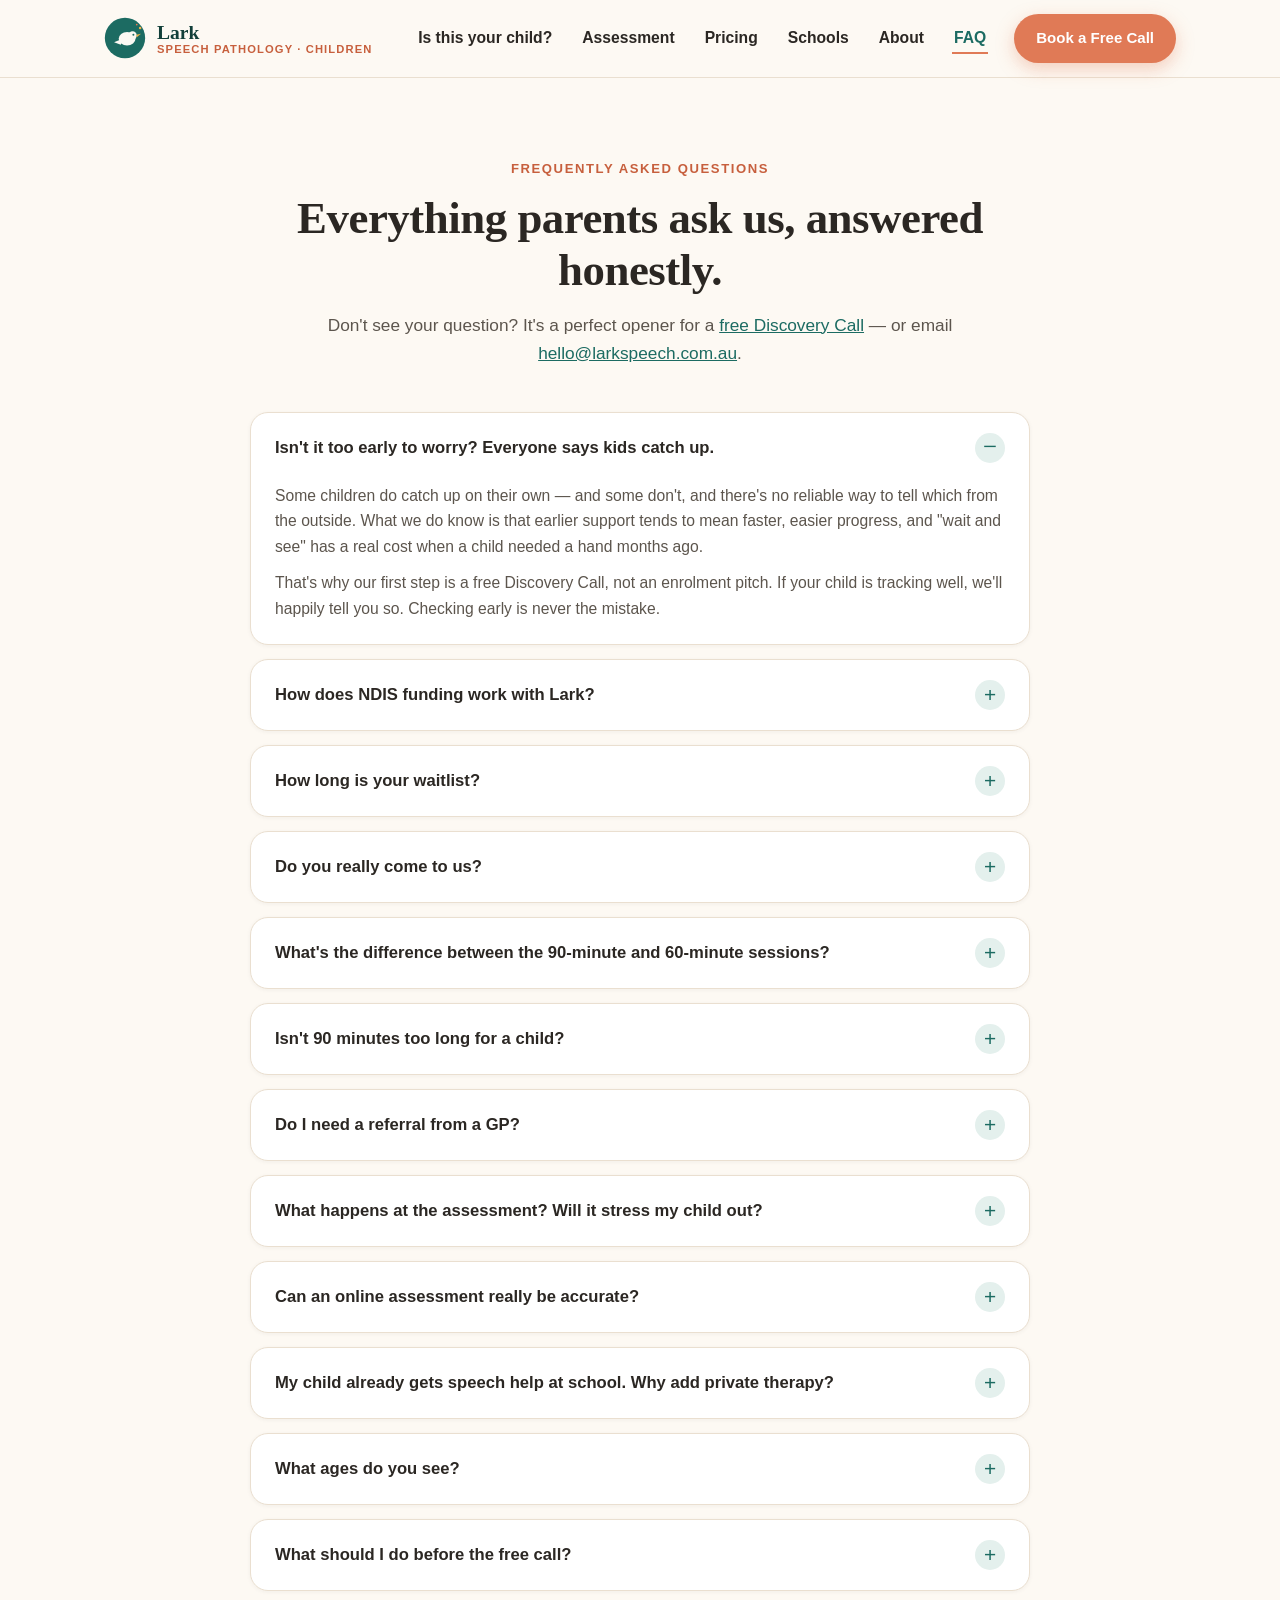
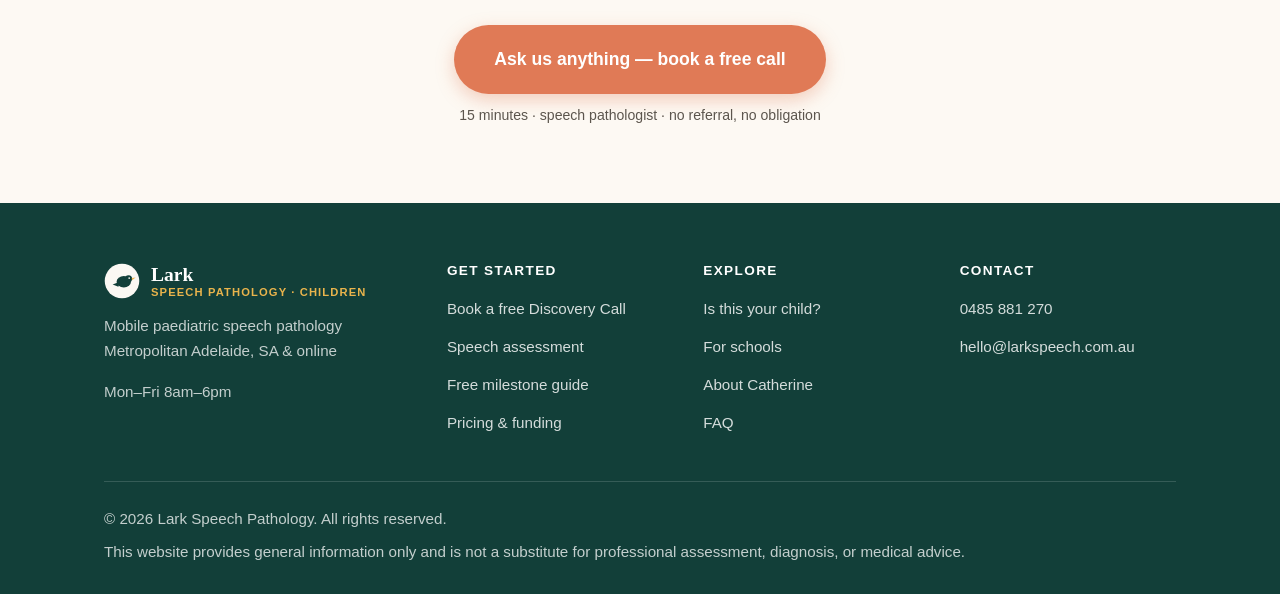
<file: faq.html>
<!DOCTYPE html>
<html lang="en-AU">
<head>
  <meta charset="UTF-8" />
  <meta name="viewport" content="width=device-width, initial-scale=1.0" />
  <title>FAQ: NDIS, Waitlists, Assessments &amp; More | Lark Speech Pathology</title>
  <meta name="description" content="Answers to the questions Adelaide parents ask most: NDIS and funding, waitlists and turnaround, mobile and online therapy, what an assessment involves, session length, and cost." />
  <link rel="stylesheet" href="css/styles.css" />
  <link rel="icon" href="data:image/svg+xml,<svg xmlns='http://www.w3.org/2000/svg' viewBox='0 0 100 100'><circle cx='50' cy='50' r='48' fill='%231c6b62'/><ellipse cx='55' cy='52' rx='20' ry='16' fill='%23fbf8f3'/><circle cx='68' cy='44' r='10' fill='%23fbf8f3'/><path d='M77 42 L88 40 L78 48 Z' fill='%23f0b44c'/><circle cx='70' cy='42' r='2.4' fill='%231c6b62'/></svg>" />
</head>
<body>

  <header class="site-header">
    <nav class="nav" aria-label="Main">
      <a class="brand" href="index.html">
        <svg class="brand__mark" width="42" height="42" viewBox="0 0 100 100" aria-hidden="true">
          <circle cx="50" cy="50" r="48" fill="#1c6b62"/>
          <path d="M24 60 L44 52 L40 66 Z" fill="#fbf8f3"/>
          <ellipse cx="55" cy="52" rx="20" ry="16" fill="#fbf8f3"/>
          <circle cx="68" cy="44" r="10" fill="#fbf8f3"/>
          <path d="M77 42 L88 40 L78 48 Z" fill="#f0b44c"/>
          <circle cx="70" cy="42" r="2.4" fill="#1c6b62"/>
          <circle cx="86" cy="26" r="3" fill="#f0b44c"/>
          <circle cx="78" cy="18" r="2.1" fill="#ef7a54"/>
        </svg>
        <span class="brand__name">Lark<span class="brand__tag">Speech Pathology · Children</span></span>
      </a>
      <button class="nav__toggle" aria-expanded="false" aria-label="Open menu">
        <svg viewBox="0 0 24 24" fill="none" stroke-width="2.2" stroke-linecap="round"><path d="M4 7h16M4 12h16M4 17h16"/></svg>
      </button>
      <ul class="nav__links">
        <li><a href="concerns.html">Is this your child?</a></li>
        <li><a href="assessment.html">Assessment</a></li>
        <li><a href="pricing.html">Pricing</a></li>
        <li><a href="schools.html">Schools</a></li>
        <li><a href="about.html">About</a></li>
        <li><a href="faq.html" aria-current="page">FAQ</a></li>
        <li><a class="btn btn--primary btn--sm" href="book.html">Book a Free Call</a></li>
      </ul>
    </nav>
  </header>

  <main>
    <section class="section">
      <div class="wrap">
        <div class="section-head section-head--center">
          <span class="eyebrow">Frequently asked questions</span>
          <h1 style="font-size:clamp(2rem,4vw,2.8rem);">Everything parents ask us, answered honestly.</h1>
          <p>Don't see your question? It's a perfect opener for a <a href="book.html">free Discovery Call</a> — or email <a href="#" data-email></a>.</p>
        </div>

        <div class="faq-list">
          <details class="faq-item" open>
            <summary>Isn't it too early to worry? Everyone says kids catch up.</summary>
            <div class="faq-item__body">
              <p>Some children do catch up on their own — and some don't, and there's no reliable way to tell which from the outside. What we do know is that earlier support tends to mean faster, easier progress, and "wait and see" has a real cost when a child needed a hand months ago.</p>
              <p>That's why our first step is a free Discovery Call, not an enrolment pitch. If your child is tracking well, we'll happily tell you so. Checking early is never the mistake.</p>
            </div>
          </details>

          <details class="faq-item">
            <summary>How does NDIS funding work with Lark?</summary>
            <div class="faq-item__body">
              <p>We work with self-managed and plan-managed NDIS participants. Speech pathology usually sits under Improved Daily Living in a child's plan. On your free call we'll explain exactly how your funding can be used and what to expect. <!-- [SWAP] Confirm registration status (registered vs non-registered) and any specifics --></p>
            </div>
          </details>

          <details class="faq-item">
            <summary>How long is your waitlist?</summary>
            <div class="faq-item__body">
              <p>Discovery Calls are usually available within a few days. Because assessments can be done online, we can often see your child far sooner than the months-long waits families face elsewhere. <!-- [SWAP] Confirm honest turnaround --> If we're ever genuinely full, we'll tell you and point you to trusted colleagues rather than leave you waiting.</p>
            </div>
          </details>

          <details class="faq-item">
            <summary>Do you really come to us?</summary>
            <div class="faq-item__body">
              <p>Yes — mobile therapy is central to how Lark works. We see children at their school, kindy or home across metropolitan Adelaide, or online. Being in a familiar place helps children relax and helps their new skills carry into everyday life. <!-- [SWAP] Confirm service radius and any travel boundaries --></p>
            </div>
          </details>

          <details class="faq-item">
            <summary>What's the difference between the 90-minute and 60-minute sessions?</summary>
            <div class="faq-item__body">
              <p>Our 90-minute <strong>Signature</strong> sessions are how we do our best work: more time to warm up and consolidate, travel included, and a progress email after every visit. Our 60-minute <strong>Essentials</strong> sessions are a more budget-conscious option on par with standard providers, with travel billed separately and progress reviewed at term intervals. Most families choose Signature — especially for school visits, where the after-every-visit email keeps you in the loop when you're not in the room. See the <a href="pricing.html">pricing page</a> for a side-by-side.</p>
            </div>
          </details>

          <details class="faq-item">
            <summary>Isn't 90 minutes too long for a child?</summary>
            <div class="faq-item__body">
              <p>Not the way we run it. Sessions are child-led and play-based, with natural breaks, so it never feels like a 90-minute test. The extra time lets your child settle, do the real work, and practise new skills until they stick — and it includes our documentation and your handover, so you get more, not just a longer appointment.</p>
            </div>
          </details>

          <details class="faq-item">
            <summary>Do I need a referral from a GP?</summary>
            <div class="faq-item__body">
              <p>No — you can book directly with us, starting with the free call. A GP referral is only needed if you want to access Medicare rebates through a care plan. We'll let you know on your call whether that applies to your family. <!-- [SWAP] Confirm Medicare details --></p>
            </div>
          </details>

          <details class="faq-item">
            <summary>What happens at the assessment? Will it stress my child out?</summary>
            <div class="faq-item__body">
              <p>To your child, it looks like playing with a friendly adult and some great activities. To us, it's a structured look at their speech, language and communication using standardised and play-based tasks. You're there the whole time, and afterwards you get a plain-English report, a feedback call, and clear next steps. See the <a href="assessment.html">assessment page</a> for the full picture.</p>
            </div>
          </details>

          <details class="faq-item">
            <summary>Can an online assessment really be accurate?</summary>
            <div class="faq-item__body">
              <p>Yes — for most children, online assessment works very well, and many kids actually show their true skills more readily at home than in an unfamiliar clinic. If your child's situation is better suited to an in-person session, we'll tell you honestly and arrange it in Adelaide. <!-- [SWAP] Note any specific exclusions --></p>
            </div>
          </details>

          <details class="faq-item">
            <summary>My child already gets speech help at school. Why add private therapy?</summary>
            <div class="faq-item__body">
              <p>School-based public services are valuable but limited — usually focused on classroom goals and often delivered in groups for short blocks. Private therapy is one-on-one, targets your child's specific needs at their pace, and involves you directly. Many families do both, and with your permission we're happy to coordinate so the plans reinforce each other.</p>
            </div>
          </details>

          <details class="faq-item">
            <summary>What ages do you see?</summary>
            <div class="faq-item__body">
              <p>Children, from the early years through primary school. <!-- [SWAP] Confirm exact age range, e.g. birth–12 or 2–18 --> Paediatric speech is all we do, which means real depth across late talkers, speech clarity, fluency, understanding language, and school-age communication.</p>
            </div>
          </details>

          <details class="faq-item">
            <summary>What should I do before the free call?</summary>
            <div class="faq-item__body">
              <p>Nothing, honestly — just show up with what you've noticed. If you'd like to feel prepared, jot down a few examples of what your child says (or doesn't), and download our <a href="guide.html">free milestone guide</a> to see which items made you pause. Your child doesn't need to be on the call.</p>
            </div>
          </details>
        </div>

        <div class="center mt-4">
          <a class="btn btn--primary btn--lg" href="book.html">Ask us anything — book a free call</a>
          <span class="btn-note">15 minutes · speech pathologist · no referral, no obligation</span>
        </div>
      </div>
    </section>
  </main>

  <footer class="site-footer">
    <div class="wrap">
      <div class="footer-grid">
        <div class="footer-brand">
          <a class="brand" href="index.html" style="margin-bottom:14px;">
            <svg class="brand__mark" width="36" height="36" viewBox="0 0 100 100" aria-hidden="true">
              <circle cx="50" cy="50" r="48" fill="#fbf8f3"/>
              <path d="M24 60 L44 52 L40 66 Z" fill="#123f39"/>
              <ellipse cx="55" cy="52" rx="20" ry="16" fill="#123f39"/>
              <circle cx="68" cy="44" r="10" fill="#123f39"/>
              <path d="M77 42 L88 40 L78 48 Z" fill="#f0b44c"/>
              <circle cx="70" cy="42" r="2.4" fill="#fbf8f3"/>
            </svg>
            <span class="brand__name">Lark<span class="brand__tag">Speech Pathology · Children</span></span>
          </a>
          <p>Mobile paediatric speech pathology<br />Metropolitan Adelaide, SA &amp; online</p>
          <p class="mt-2">Mon–Fri 8am–6pm</p>
        </div>
        <div>
          <h4>Get started</h4>
          <ul>
            <li><a href="book.html">Book a free Discovery Call</a></li>
            <li><a href="assessment.html">Speech assessment</a></li>
            <li><a href="guide.html">Free milestone guide</a></li>
            <li><a href="pricing.html">Pricing &amp; funding</a></li>
          </ul>
        </div>
        <div>
          <h4>Explore</h4>
          <ul>
            <li><a href="concerns.html">Is this your child?</a></li>
            <li><a href="schools.html">For schools</a></li>
            <li><a href="about.html">About Catherine</a></li>
            <li><a href="faq.html">FAQ</a></li>
          </ul>
        </div>
        <div>
          <h4>Contact</h4>
          <ul>
            <li><a href="#" data-phone></a></li>
            <li><a href="#" data-email></a></li>
          </ul>
        </div>
      </div>
      <div class="footer-legal">
        <p>© <span data-year></span> Lark Speech Pathology. All rights reserved.</p>
        <p>This website provides general information only and is not a substitute for professional assessment, diagnosis, or medical advice.</p>
      </div>
    </div>
  </footer>

  <div class="sticky-cta" aria-hidden="true">
    <a class="btn btn--primary" href="book.html">Book a free Discovery Call</a>
  </div>

  <script src="js/config.js"></script>
  <script src="js/main.js"></script>
</body>
</html>
</file>
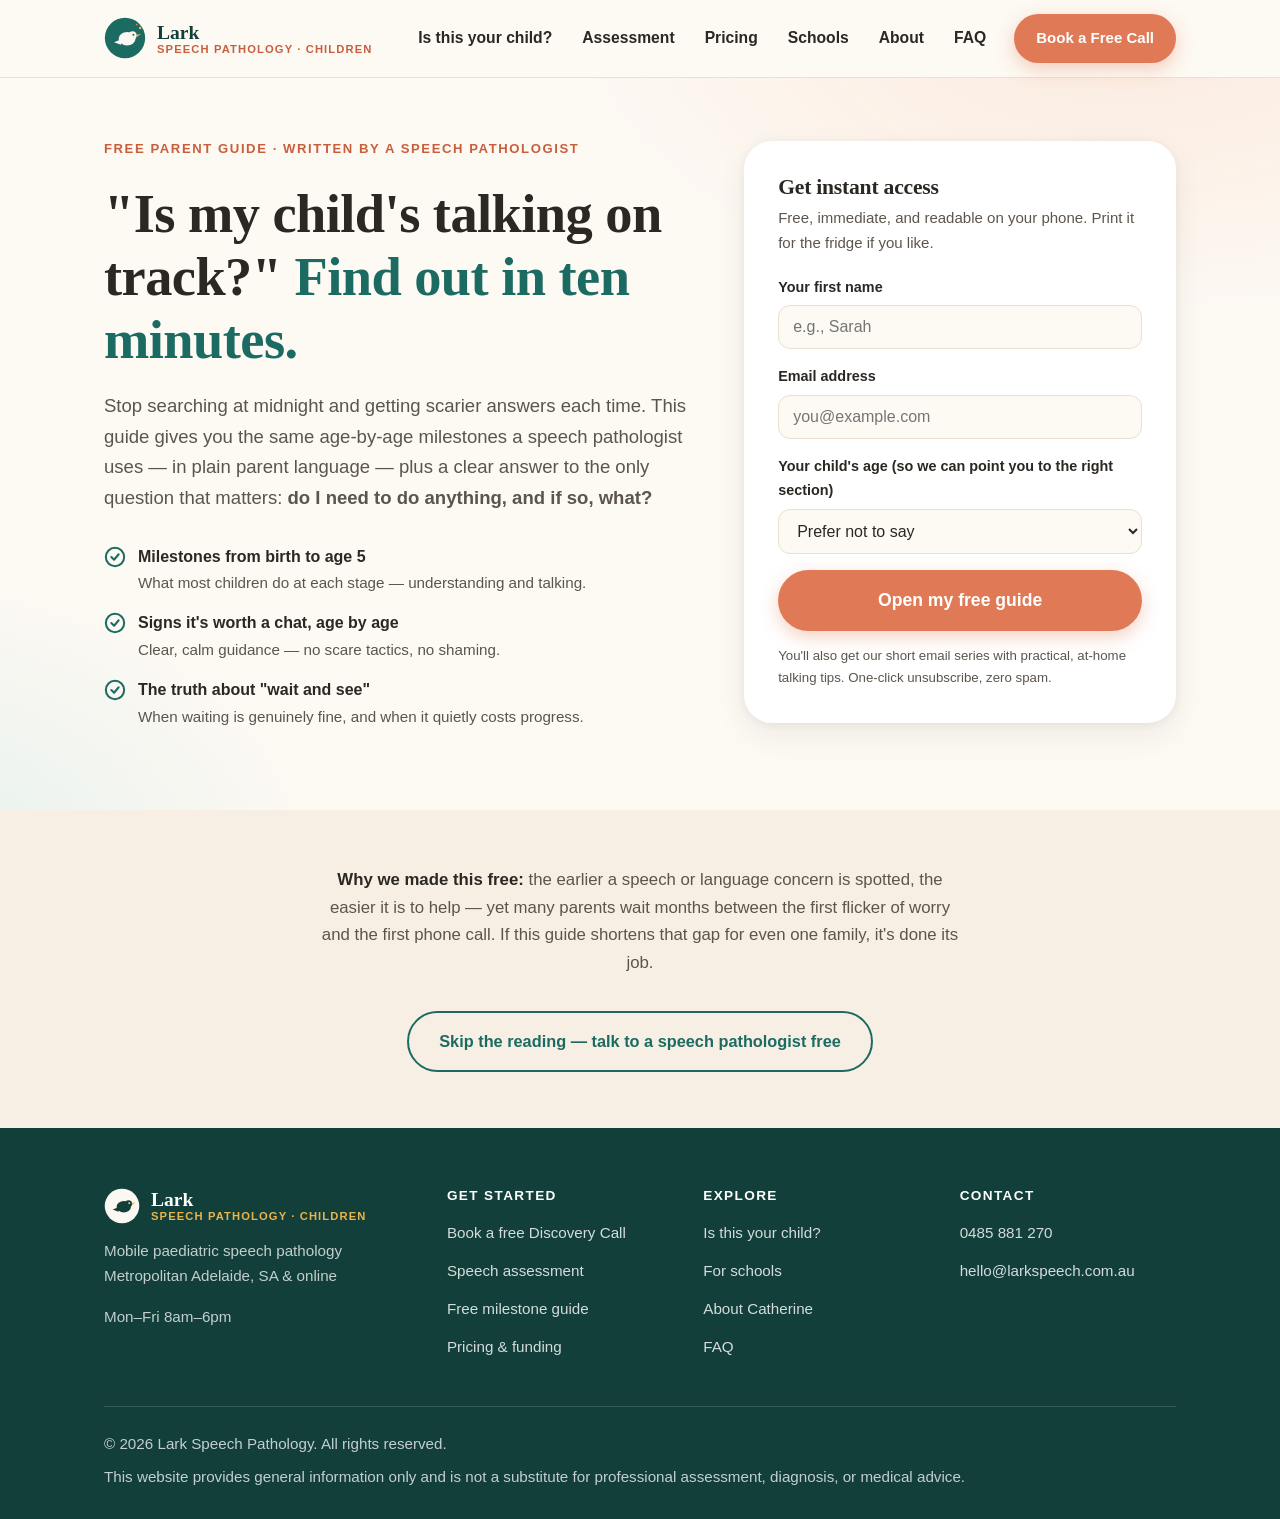
<file: guide.html>
<!DOCTYPE html>
<html lang="en-AU">
<head>
  <meta charset="UTF-8" />
  <meta name="viewport" content="width=device-width, initial-scale=1.0" />
  <title>Free Guide: Is My Child's Talking on Track? | Lark Speech Pathology</title>
  <meta name="description" content="A free parent guide from a speech pathologist: children's communication milestones from birth to five, the signs that are worth a professional chat, and when it's genuinely fine to wait." />
  <link rel="stylesheet" href="css/styles.css" />
  <link rel="icon" href="data:image/svg+xml,<svg xmlns='http://www.w3.org/2000/svg' viewBox='0 0 100 100'><circle cx='50' cy='50' r='48' fill='%231c6b62'/><ellipse cx='55' cy='52' rx='20' ry='16' fill='%23fbf8f3'/><circle cx='68' cy='44' r='10' fill='%23fbf8f3'/><path d='M77 42 L88 40 L78 48 Z' fill='%23f0b44c'/><circle cx='70' cy='42' r='2.4' fill='%231c6b62'/></svg>" />
</head>
<body>

  <header class="site-header">
    <nav class="nav" aria-label="Main">
      <a class="brand" href="index.html">
        <svg class="brand__mark" width="42" height="42" viewBox="0 0 100 100" aria-hidden="true">
          <circle cx="50" cy="50" r="48" fill="#1c6b62"/>
          <path d="M24 60 L44 52 L40 66 Z" fill="#fbf8f3"/>
          <ellipse cx="55" cy="52" rx="20" ry="16" fill="#fbf8f3"/>
          <circle cx="68" cy="44" r="10" fill="#fbf8f3"/>
          <path d="M77 42 L88 40 L78 48 Z" fill="#f0b44c"/>
          <circle cx="70" cy="42" r="2.4" fill="#1c6b62"/>
          <circle cx="86" cy="26" r="3" fill="#f0b44c"/>
          <circle cx="78" cy="18" r="2.1" fill="#ef7a54"/>
        </svg>
        <span class="brand__name">Lark<span class="brand__tag">Speech Pathology · Children</span></span>
      </a>
      <button class="nav__toggle" aria-expanded="false" aria-label="Open menu">
        <svg viewBox="0 0 24 24" fill="none" stroke-width="2.2" stroke-linecap="round"><path d="M4 7h16M4 12h16M4 17h16"/></svg>
      </button>
      <ul class="nav__links">
        <li><a href="concerns.html">Is this your child?</a></li>
        <li><a href="assessment.html">Assessment</a></li>
        <li><a href="pricing.html">Pricing</a></li>
        <li><a href="schools.html">Schools</a></li>
        <li><a href="about.html">About</a></li>
        <li><a href="faq.html">FAQ</a></li>
        <li><a class="btn btn--primary btn--sm" href="book.html">Book a Free Call</a></li>
      </ul>
    </nav>
  </header>

  <main>
    <section class="hero">
      <div class="wrap hero__grid" style="padding-top:56px;">
        <div>
          <span class="eyebrow">Free parent guide · Written by a speech pathologist</span>
          <h1>"Is my child's talking on track?" <em>Find out in ten minutes.</em></h1>
          <p class="hero__lede">
            Stop searching at midnight and getting scarier answers each time. This guide gives you the
            same age-by-age milestones a speech pathologist uses — in plain parent language — plus a clear
            answer to the only question that matters: <strong>do I need to do anything, and if so, what?</strong>
          </p>
          <ul class="check-list">
            <li>
              <svg viewBox="0 0 24 24" fill="none" stroke="#1c6b62" stroke-width="2.2" stroke-linecap="round" stroke-linejoin="round"><circle cx="12" cy="12" r="10"/><path d="M8 12l3 3 5-6"/></svg>
              <div><strong>Milestones from birth to age 5</strong><span>What most children do at each stage — understanding and talking.</span></div>
            </li>
            <li>
              <svg viewBox="0 0 24 24" fill="none" stroke="#1c6b62" stroke-width="2.2" stroke-linecap="round" stroke-linejoin="round"><circle cx="12" cy="12" r="10"/><path d="M8 12l3 3 5-6"/></svg>
              <div><strong>Signs it's worth a chat, age by age</strong><span>Clear, calm guidance — no scare tactics, no shaming.</span></div>
            </li>
            <li>
              <svg viewBox="0 0 24 24" fill="none" stroke="#1c6b62" stroke-width="2.2" stroke-linecap="round" stroke-linejoin="round"><circle cx="12" cy="12" r="10"/><path d="M8 12l3 3 5-6"/></svg>
              <div><strong>The truth about "wait and see"</strong><span>When waiting is genuinely fine, and when it quietly costs progress.</span></div>
            </li>
          </ul>
        </div>

        <div class="form-card" id="get-guide">
          <h3>Get instant access</h3>
          <p>Free, immediate, and readable on your phone. Print it for the fridge if you like.</p>
          <form data-handler="guide" name="guide-download-full" method="POST" data-netlify="true" novalidate>
            <input type="hidden" name="form-name" value="guide-download-full" />
            <div class="field">
              <label for="gd-name">Your first name</label>
              <input id="gd-name" name="parent_name" type="text" autocomplete="given-name" required placeholder="e.g., Sarah" />
            </div>
            <div class="field">
              <label for="gd-email">Email address</label>
              <input id="gd-email" name="email" type="email" autocomplete="email" required placeholder="you@example.com" />
            </div>
            <div class="field">
              <label for="gd-age">Your child's age (so we can point you to the right section)</label>
              <select id="gd-age" name="child_age">
                <option value="" selected>Prefer not to say</option>
                <option>Under 12 months</option>
                <option>12–24 months</option>
                <option>2–3 years</option>
                <option>3–4 years</option>
                <option>4–5 years</option>
                <option>5+ years</option>
              </select>
            </div>
            <button class="btn btn--primary btn--lg" type="submit" style="width:100%;">Open my free guide</button>
            <div class="form-msg" role="status"></div>
            <p class="form-footnote">You'll also get our short email series with practical, at-home talking tips. One-click unsubscribe, zero spam.</p>
          </form>
        </div>
      </div>
    </section>

    <section class="section section--cream-deep section--tight">
      <div class="wrap center">
        <p style="max-width:640px;margin:0 auto;font-size:1.05rem;">
          <strong style="color:var(--ink);">Why we made this free:</strong> the earlier a speech or language concern
          is spotted, the easier it is to help — yet many parents wait months between the first flicker of worry
          and the first phone call. If this guide shortens that gap for even one family, it's done its job.
        </p>
        <a class="btn btn--secondary mt-4" href="book.html">Skip the reading — talk to a speech pathologist free</a>
      </div>
    </section>
  </main>

  <footer class="site-footer">
    <div class="wrap">
      <div class="footer-grid">
        <div class="footer-brand">
          <a class="brand" href="index.html" style="margin-bottom:14px;">
            <svg class="brand__mark" width="36" height="36" viewBox="0 0 100 100" aria-hidden="true">
              <circle cx="50" cy="50" r="48" fill="#fbf8f3"/>
              <path d="M24 60 L44 52 L40 66 Z" fill="#123f39"/>
              <ellipse cx="55" cy="52" rx="20" ry="16" fill="#123f39"/>
              <circle cx="68" cy="44" r="10" fill="#123f39"/>
              <path d="M77 42 L88 40 L78 48 Z" fill="#f0b44c"/>
              <circle cx="70" cy="42" r="2.4" fill="#fbf8f3"/>
            </svg>
            <span class="brand__name">Lark<span class="brand__tag">Speech Pathology · Children</span></span>
          </a>
          <p>Mobile paediatric speech pathology<br />Metropolitan Adelaide, SA &amp; online</p>
          <p class="mt-2">Mon–Fri 8am–6pm</p>
        </div>
        <div>
          <h4>Get started</h4>
          <ul>
            <li><a href="book.html">Book a free Discovery Call</a></li>
            <li><a href="assessment.html">Speech assessment</a></li>
            <li><a href="guide.html">Free milestone guide</a></li>
            <li><a href="pricing.html">Pricing &amp; funding</a></li>
          </ul>
        </div>
        <div>
          <h4>Explore</h4>
          <ul>
            <li><a href="concerns.html">Is this your child?</a></li>
            <li><a href="schools.html">For schools</a></li>
            <li><a href="about.html">About Catherine</a></li>
            <li><a href="faq.html">FAQ</a></li>
          </ul>
        </div>
        <div>
          <h4>Contact</h4>
          <ul>
            <li><a href="#" data-phone></a></li>
            <li><a href="#" data-email></a></li>
          </ul>
        </div>
      </div>
      <div class="footer-legal">
        <p>© <span data-year></span> Lark Speech Pathology. All rights reserved.</p>
        <p>This website provides general information only and is not a substitute for professional assessment, diagnosis, or medical advice.</p>
      </div>
    </div>
  </footer>

  <script src="js/config.js"></script>
  <script src="js/main.js"></script>
</body>
</html>
</file>
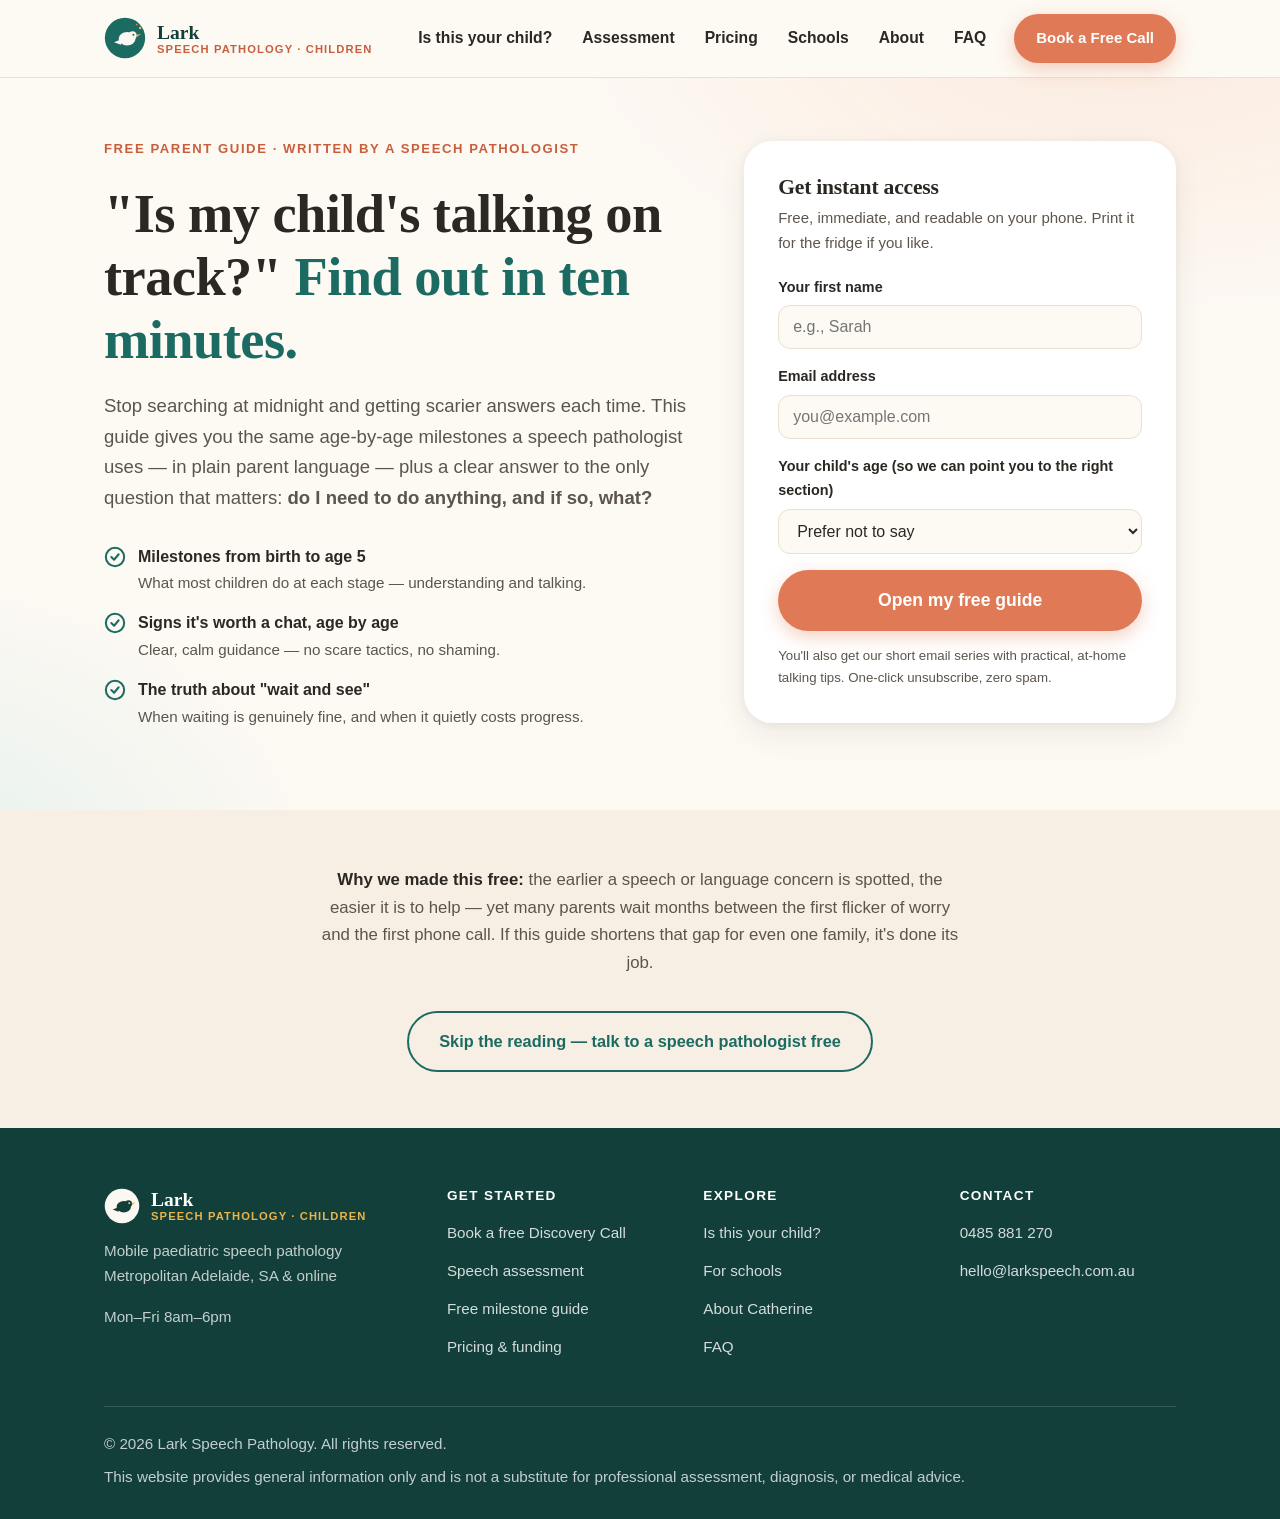
<file: milestone-guide.html>
<!DOCTYPE html>
<html lang="en-AU">
<head>
  <meta charset="UTF-8" />
  <meta name="viewport" content="width=device-width, initial-scale=1.0" />
  <title>Your Guide: Is My Child's Talking on Track? | Lark Speech Pathology</title>
  <meta name="robots" content="noindex" />
  <link rel="stylesheet" href="css/styles.css" />
  <link rel="icon" href="data:image/svg+xml,<svg xmlns='http://www.w3.org/2000/svg' viewBox='0 0 100 100'><circle cx='50' cy='50' r='48' fill='%231c6b62'/><ellipse cx='55' cy='52' rx='20' ry='16' fill='%23fbf8f3'/><circle cx='68' cy='44' r='10' fill='%23fbf8f3'/><path d='M77 42 L88 40 L78 48 Z' fill='%23f0b44c'/><circle cx='70' cy='42' r='2.4' fill='%231c6b62'/></svg>" />
</head>
<body data-page="milestone-guide">

  <header class="site-header">
    <nav class="nav" aria-label="Main">
      <a class="brand" href="index.html">
        <svg class="brand__mark" width="42" height="42" viewBox="0 0 100 100" aria-hidden="true">
          <circle cx="50" cy="50" r="48" fill="#1c6b62"/>
          <path d="M24 60 L44 52 L40 66 Z" fill="#fbf8f3"/>
          <ellipse cx="55" cy="52" rx="20" ry="16" fill="#fbf8f3"/>
          <circle cx="68" cy="44" r="10" fill="#fbf8f3"/>
          <path d="M77 42 L88 40 L78 48 Z" fill="#f0b44c"/>
          <circle cx="70" cy="42" r="2.4" fill="#1c6b62"/>
          <circle cx="86" cy="26" r="3" fill="#f0b44c"/>
          <circle cx="78" cy="18" r="2.1" fill="#ef7a54"/>
        </svg>
        <span class="brand__name">Lark<span class="brand__tag">Speech Pathology · Children</span></span>
      </a>
      <button class="nav__toggle" aria-expanded="false" aria-label="Open menu">
        <svg viewBox="0 0 24 24" fill="none" stroke-width="2.2" stroke-linecap="round"><path d="M4 7h16M4 12h16M4 17h16"/></svg>
      </button>
      <ul class="nav__links">
        <li><a href="concerns.html">Is this your child?</a></li>
        <li><a href="assessment.html">Assessment</a></li>
        <li><a href="pricing.html">Pricing</a></li>
        <li><a href="schools.html">Schools</a></li>
        <li><a href="about.html">About</a></li>
        <li><a href="faq.html">FAQ</a></li>
        <li><a class="btn btn--primary btn--sm" href="book.html">Book a Free Call</a></li>
      </ul>
    </nav>
  </header>

  <main>
    <section class="section">
      <div class="wrap" style="max-width:900px;">
        <div class="section-head">
          <span class="eyebrow">Your free guide · Lark Speech Pathology</span>
          <h1 style="font-size:clamp(1.9rem,3.8vw,2.8rem);">Is my child's talking on track?</h1>
          <p class="mt-2" style="font-size:1.08rem;">Age-by-age communication milestones and the signs worth a chat, from a speech pathologist. Find your child's age band below. Every child develops at their own pace — one missing item is usually nothing; a <em>pattern</em> is your cue to get a professional opinion.</p>
          <div class="no-print mt-3">
            <button class="btn btn--secondary btn--sm" onclick="window.print()">🖨 Print this guide</button>
          </div>
        </div>

        <!-- 0–12 MONTHS -->
        <div class="guide-band">
          <div class="guide-band__head">
            <span class="guide-band__age">Birth–12 mo</span>
            <h3>Coos, babbles &amp; first words</h3>
          </div>
          <div class="guide-band__cols">
            <div class="guide-band__col guide-band__col--typical">
              <h4>What most babies do</h4>
              <ul>
                <li><svg viewBox="0 0 24 24" fill="none" stroke="#1c6b62" stroke-width="2.2" stroke-linecap="round" stroke-linejoin="round"><path d="M20 6L9 17l-5-5"/></svg>Startles at loud sounds; turns toward your voice</li>
                <li><svg viewBox="0 0 24 24" fill="none" stroke="#1c6b62" stroke-width="2.2" stroke-linecap="round" stroke-linejoin="round"><path d="M20 6L9 17l-5-5"/></svg>Coos and giggles by ~4 months; babbles ("bababa") by ~7 months</li>
                <li><svg viewBox="0 0 24 24" fill="none" stroke="#1c6b62" stroke-width="2.2" stroke-linecap="round" stroke-linejoin="round"><path d="M20 6L9 17l-5-5"/></svg>Uses gestures — waving, reaching, pointing — by ~10–12 months</li>
                <li><svg viewBox="0 0 24 24" fill="none" stroke="#1c6b62" stroke-width="2.2" stroke-linecap="round" stroke-linejoin="round"><path d="M20 6L9 17l-5-5"/></svg>Responds to their name; enjoys peek-a-boo</li>
                <li><svg viewBox="0 0 24 24" fill="none" stroke="#1c6b62" stroke-width="2.2" stroke-linecap="round" stroke-linejoin="round"><path d="M20 6L9 17l-5-5"/></svg>Says a first word or two ("mum," "uh-oh") around 12 months</li>
              </ul>
            </div>
            <div class="guide-band__col guide-band__col--flags">
              <h4>Worth a chat if…</h4>
              <ul>
                <li><svg viewBox="0 0 24 24" fill="none" stroke="#c75f3d" stroke-width="2.2" stroke-linecap="round" stroke-linejoin="round"><path d="M12 9v4M12 17h.01M10.3 3.9L1.8 18a2 2 0 0 0 1.7 3h17a2 2 0 0 0 1.7-3L13.7 3.9a2 2 0 0 0-3.4 0z"/></svg>Doesn't react to sounds or voices, or doesn't turn to their name by 9 months</li>
                <li><svg viewBox="0 0 24 24" fill="none" stroke="#c75f3d" stroke-width="2.2" stroke-linecap="round" stroke-linejoin="round"><path d="M12 9v4M12 17h.01M10.3 3.9L1.8 18a2 2 0 0 0 1.7 3h17a2 2 0 0 0 1.7-3L13.7 3.9a2 2 0 0 0-3.4 0z"/></svg>No babbling by 9 months; a very quiet baby</li>
                <li><svg viewBox="0 0 24 24" fill="none" stroke="#c75f3d" stroke-width="2.2" stroke-linecap="round" stroke-linejoin="round"><path d="M12 9v4M12 17h.01M10.3 3.9L1.8 18a2 2 0 0 0 1.7 3h17a2 2 0 0 0 1.7-3L13.7 3.9a2 2 0 0 0-3.4 0z"/></svg>No gestures (pointing, waving) by 12 months</li>
              </ul>
            </div>
          </div>
        </div>

        <!-- 12–18 MONTHS -->
        <div class="guide-band">
          <div class="guide-band__head">
            <span class="guide-band__age">12–18 mo</span>
            <h3>First words take off</h3>
          </div>
          <div class="guide-band__cols">
            <div class="guide-band__col guide-band__col--typical">
              <h4>What most toddlers do</h4>
              <ul>
                <li><svg viewBox="0 0 24 24" fill="none" stroke="#1c6b62" stroke-width="2.2" stroke-linecap="round" stroke-linejoin="round"><path d="M20 6L9 17l-5-5"/></svg>Says 5–20+ words by 18 months (approximations like "ba" for ball count!)</li>
                <li><svg viewBox="0 0 24 24" fill="none" stroke="#1c6b62" stroke-width="2.2" stroke-linecap="round" stroke-linejoin="round"><path d="M20 6L9 17l-5-5"/></svg>Points to show you things and looks back at you</li>
                <li><svg viewBox="0 0 24 24" fill="none" stroke="#1c6b62" stroke-width="2.2" stroke-linecap="round" stroke-linejoin="round"><path d="M20 6L9 17l-5-5"/></svg>Follows simple directions like "get your shoes"</li>
                <li><svg viewBox="0 0 24 24" fill="none" stroke="#1c6b62" stroke-width="2.2" stroke-linecap="round" stroke-linejoin="round"><path d="M20 6L9 17l-5-5"/></svg>Understands far more than they can say</li>
              </ul>
            </div>
            <div class="guide-band__col guide-band__col--flags">
              <h4>Worth a chat if…</h4>
              <ul>
                <li><svg viewBox="0 0 24 24" fill="none" stroke="#c75f3d" stroke-width="2.2" stroke-linecap="round" stroke-linejoin="round"><path d="M12 9v4M12 17h.01M10.3 3.9L1.8 18a2 2 0 0 0 1.7 3h17a2 2 0 0 0 1.7-3L13.7 3.9a2 2 0 0 0-3.4 0z"/></svg>No words by 15–16 months</li>
                <li><svg viewBox="0 0 24 24" fill="none" stroke="#c75f3d" stroke-width="2.2" stroke-linecap="round" stroke-linejoin="round"><path d="M12 9v4M12 17h.01M10.3 3.9L1.8 18a2 2 0 0 0 1.7 3h17a2 2 0 0 0 1.7-3L13.7 3.9a2 2 0 0 0-3.4 0z"/></svg>Doesn't point, wave, or use other gestures</li>
                <li><svg viewBox="0 0 24 24" fill="none" stroke="#c75f3d" stroke-width="2.2" stroke-linecap="round" stroke-linejoin="round"><path d="M12 9v4M12 17h.01M10.3 3.9L1.8 18a2 2 0 0 0 1.7 3h17a2 2 0 0 0 1.7-3L13.7 3.9a2 2 0 0 0-3.4 0z"/></svg>Doesn't seem to understand simple, familiar words ("cup," "bye-bye")</li>
                <li><svg viewBox="0 0 24 24" fill="none" stroke="#c75f3d" stroke-width="2.2" stroke-linecap="round" stroke-linejoin="round"><path d="M12 9v4M12 17h.01M10.3 3.9L1.8 18a2 2 0 0 0 1.7 3h17a2 2 0 0 0 1.7-3L13.7 3.9a2 2 0 0 0-3.4 0z"/></svg>Loses words or skills they used to have — mention to your GP promptly</li>
              </ul>
            </div>
          </div>
        </div>

        <!-- 18–24 MONTHS -->
        <div class="guide-band">
          <div class="guide-band__head">
            <span class="guide-band__age">18–24 mo</span>
            <h3>The word explosion</h3>
          </div>
          <div class="guide-band__cols">
            <div class="guide-band__col guide-band__col--typical">
              <h4>What most toddlers do</h4>
              <ul>
                <li><svg viewBox="0 0 24 24" fill="none" stroke="#1c6b62" stroke-width="2.2" stroke-linecap="round" stroke-linejoin="round"><path d="M20 6L9 17l-5-5"/></svg>Vocabulary grows fast — 50+ words by age 2</li>
                <li><svg viewBox="0 0 24 24" fill="none" stroke="#1c6b62" stroke-width="2.2" stroke-linecap="round" stroke-linejoin="round"><path d="M20 6L9 17l-5-5"/></svg>Starts combining two words: "more milk," "daddy go"</li>
                <li><svg viewBox="0 0 24 24" fill="none" stroke="#1c6b62" stroke-width="2.2" stroke-linecap="round" stroke-linejoin="round"><path d="M20 6L9 17l-5-5"/></svg>Points to body parts and pictures in books when asked</li>
                <li><svg viewBox="0 0 24 24" fill="none" stroke="#1c6b62" stroke-width="2.2" stroke-linecap="round" stroke-linejoin="round"><path d="M20 6L9 17l-5-5"/></svg>Familiar adults understand them about half the time</li>
              </ul>
            </div>
            <div class="guide-band__col guide-band__col--flags">
              <h4>Worth a chat if…</h4>
              <ul>
                <li><svg viewBox="0 0 24 24" fill="none" stroke="#c75f3d" stroke-width="2.2" stroke-linecap="round" stroke-linejoin="round"><path d="M12 9v4M12 17h.01M10.3 3.9L1.8 18a2 2 0 0 0 1.7 3h17a2 2 0 0 0 1.7-3L13.7 3.9a2 2 0 0 0-3.4 0z"/></svg>Fewer than ~50 words, or no two-word combinations, by 24 months — the classic "late talker" profile, and the most common reason families come to us</li>
                <li><svg viewBox="0 0 24 24" fill="none" stroke="#c75f3d" stroke-width="2.2" stroke-linecap="round" stroke-linejoin="round"><path d="M12 9v4M12 17h.01M10.3 3.9L1.8 18a2 2 0 0 0 1.7 3h17a2 2 0 0 0 1.7-3L13.7 3.9a2 2 0 0 0-3.4 0z"/></svg>Mostly grunts and points instead of trying words</li>
                <li><svg viewBox="0 0 24 24" fill="none" stroke="#c75f3d" stroke-width="2.2" stroke-linecap="round" stroke-linejoin="round"><path d="M12 9v4M12 17h.01M10.3 3.9L1.8 18a2 2 0 0 0 1.7 3h17a2 2 0 0 0 1.7-3L13.7 3.9a2 2 0 0 0-3.4 0z"/></svg>Big frustration or meltdowns around communicating</li>
              </ul>
            </div>
          </div>
        </div>

        <!-- 2–3 YEARS -->
        <div class="guide-band">
          <div class="guide-band__head">
            <span class="guide-band__age">2–3 yrs</span>
            <h3>Sentences &amp; stories begin</h3>
          </div>
          <div class="guide-band__cols">
            <div class="guide-band__col guide-band__col--typical">
              <h4>What most kids do</h4>
              <ul>
                <li><svg viewBox="0 0 24 24" fill="none" stroke="#1c6b62" stroke-width="2.2" stroke-linecap="round" stroke-linejoin="round"><path d="M20 6L9 17l-5-5"/></svg>Uses 2–4 word phrases and asks simple questions</li>
                <li><svg viewBox="0 0 24 24" fill="none" stroke="#1c6b62" stroke-width="2.2" stroke-linecap="round" stroke-linejoin="round"><path d="M20 6L9 17l-5-5"/></svg>Follows two-step directions ("get the book and bring it to me")</li>
                <li><svg viewBox="0 0 24 24" fill="none" stroke="#1c6b62" stroke-width="2.2" stroke-linecap="round" stroke-linejoin="round"><path d="M20 6L9 17l-5-5"/></svg>Strangers understand about half to three-quarters of their speech by 3</li>
                <li><svg viewBox="0 0 24 24" fill="none" stroke="#1c6b62" stroke-width="2.2" stroke-linecap="round" stroke-linejoin="round"><path d="M20 6L9 17l-5-5"/></svg>Some sound swaps ("wabbit") are still completely normal</li>
              </ul>
            </div>
            <div class="guide-band__col guide-band__col--flags">
              <h4>Worth a chat if…</h4>
              <ul>
                <li><svg viewBox="0 0 24 24" fill="none" stroke="#c75f3d" stroke-width="2.2" stroke-linecap="round" stroke-linejoin="round"><path d="M12 9v4M12 17h.01M10.3 3.9L1.8 18a2 2 0 0 0 1.7 3h17a2 2 0 0 0 1.7-3L13.7 3.9a2 2 0 0 0-3.4 0z"/></svg>Not combining words into short phrases by 2½</li>
                <li><svg viewBox="0 0 24 24" fill="none" stroke="#c75f3d" stroke-width="2.2" stroke-linecap="round" stroke-linejoin="round"><path d="M12 9v4M12 17h.01M10.3 3.9L1.8 18a2 2 0 0 0 1.7 3h17a2 2 0 0 0 1.7-3L13.7 3.9a2 2 0 0 0-3.4 0z"/></svg>Even you struggle to understand your own child by age 3</li>
                <li><svg viewBox="0 0 24 24" fill="none" stroke="#c75f3d" stroke-width="2.2" stroke-linecap="round" stroke-linejoin="round"><path d="M12 9v4M12 17h.01M10.3 3.9L1.8 18a2 2 0 0 0 1.7 3h17a2 2 0 0 0 1.7-3L13.7 3.9a2 2 0 0 0-3.4 0z"/></svg>Repeating sounds/syllables with visible tension, or lasting beyond ~6 months</li>
                <li><svg viewBox="0 0 24 24" fill="none" stroke="#c75f3d" stroke-width="2.2" stroke-linecap="round" stroke-linejoin="round"><path d="M12 9v4M12 17h.01M10.3 3.9L1.8 18a2 2 0 0 0 1.7 3h17a2 2 0 0 0 1.7-3L13.7 3.9a2 2 0 0 0-3.4 0z"/></svg>Doesn't respond to simple questions or seems to "tune out" language</li>
              </ul>
            </div>
          </div>
        </div>

        <!-- 3–4 YEARS -->
        <div class="guide-band">
          <div class="guide-band__head">
            <span class="guide-band__age">3–4 yrs</span>
            <h3>Conversation takes shape</h3>
          </div>
          <div class="guide-band__cols">
            <div class="guide-band__col guide-band__col--typical">
              <h4>What most kids do</h4>
              <ul>
                <li><svg viewBox="0 0 24 24" fill="none" stroke="#1c6b62" stroke-width="2.2" stroke-linecap="round" stroke-linejoin="round"><path d="M20 6L9 17l-5-5"/></svg>Speaks in 4+ word sentences; tells simple stories about their day</li>
                <li><svg viewBox="0 0 24 24" fill="none" stroke="#1c6b62" stroke-width="2.2" stroke-linecap="round" stroke-linejoin="round"><path d="M20 6L9 17l-5-5"/></svg>Asks "why?" constantly (sorry)</li>
                <li><svg viewBox="0 0 24 24" fill="none" stroke="#1c6b62" stroke-width="2.2" stroke-linecap="round" stroke-linejoin="round"><path d="M20 6L9 17l-5-5"/></svg>Strangers understand most of what they say</li>
                <li><svg viewBox="0 0 24 24" fill="none" stroke="#1c6b62" stroke-width="2.2" stroke-linecap="round" stroke-linejoin="round"><path d="M20 6L9 17l-5-5"/></svg>Plays and talks with other children</li>
              </ul>
            </div>
            <div class="guide-band__col guide-band__col--flags">
              <h4>Worth a chat if…</h4>
              <ul>
                <li><svg viewBox="0 0 24 24" fill="none" stroke="#c75f3d" stroke-width="2.2" stroke-linecap="round" stroke-linejoin="round"><path d="M12 9v4M12 17h.01M10.3 3.9L1.8 18a2 2 0 0 0 1.7 3h17a2 2 0 0 0 1.7-3L13.7 3.9a2 2 0 0 0-3.4 0z"/></svg>Speech is still hard for unfamiliar listeners to understand</li>
                <li><svg viewBox="0 0 24 24" fill="none" stroke="#c75f3d" stroke-width="2.2" stroke-linecap="round" stroke-linejoin="round"><path d="M12 9v4M12 17h.01M10.3 3.9L1.8 18a2 2 0 0 0 1.7 3h17a2 2 0 0 0 1.7-3L13.7 3.9a2 2 0 0 0-3.4 0z"/></svg>Sentences stay very short or jumbled; leaves out little words</li>
                <li><svg viewBox="0 0 24 24" fill="none" stroke="#c75f3d" stroke-width="2.2" stroke-linecap="round" stroke-linejoin="round"><path d="M12 9v4M12 17h.01M10.3 3.9L1.8 18a2 2 0 0 0 1.7 3h17a2 2 0 0 0 1.7-3L13.7 3.9a2 2 0 0 0-3.4 0z"/></svg>Trouble following directions without gestures or repetition</li>
                <li><svg viewBox="0 0 24 24" fill="none" stroke="#c75f3d" stroke-width="2.2" stroke-linecap="round" stroke-linejoin="round"><path d="M12 9v4M12 17h.01M10.3 3.9L1.8 18a2 2 0 0 0 1.7 3h17a2 2 0 0 0 1.7-3L13.7 3.9a2 2 0 0 0-3.4 0z"/></svg>Avoids talking, especially outside the home</li>
              </ul>
            </div>
          </div>
        </div>

        <!-- 4–5 YEARS -->
        <div class="guide-band">
          <div class="guide-band__head">
            <span class="guide-band__age">4–5 yrs</span>
            <h3>Ready for school</h3>
          </div>
          <div class="guide-band__cols">
            <div class="guide-band__col guide-band__col--typical">
              <h4>What most kids do</h4>
              <ul>
                <li><svg viewBox="0 0 24 24" fill="none" stroke="#1c6b62" stroke-width="2.2" stroke-linecap="round" stroke-linejoin="round"><path d="M20 6L9 17l-5-5"/></svg>Tells longer stories that mostly stay on topic</li>
                <li><svg viewBox="0 0 24 24" fill="none" stroke="#1c6b62" stroke-width="2.2" stroke-linecap="round" stroke-linejoin="round"><path d="M20 6L9 17l-5-5"/></svg>Nearly all speech sounds are clear (a lingering R, L or TH is still common)</li>
                <li><svg viewBox="0 0 24 24" fill="none" stroke="#1c6b62" stroke-width="2.2" stroke-linecap="round" stroke-linejoin="round"><path d="M20 6L9 17l-5-5"/></svg>Uses grammar close to adult patterns; answers "when/how/why" questions</li>
                <li><svg viewBox="0 0 24 24" fill="none" stroke="#1c6b62" stroke-width="2.2" stroke-linecap="round" stroke-linejoin="round"><path d="M20 6L9 17l-5-5"/></svg>Plays cooperatively; understood by nearly everyone</li>
              </ul>
            </div>
            <div class="guide-band__col guide-band__col--flags">
              <h4>Worth a chat if…</h4>
              <ul>
                <li><svg viewBox="0 0 24 24" fill="none" stroke="#c75f3d" stroke-width="2.2" stroke-linecap="round" stroke-linejoin="round"><path d="M12 9v4M12 17h.01M10.3 3.9L1.8 18a2 2 0 0 0 1.7 3h17a2 2 0 0 0 1.7-3L13.7 3.9a2 2 0 0 0-3.4 0z"/></svg>Multiple speech sounds still unclear; classmates ask "what did they say?"</li>
                <li><svg viewBox="0 0 24 24" fill="none" stroke="#c75f3d" stroke-width="2.2" stroke-linecap="round" stroke-linejoin="round"><path d="M12 9v4M12 17h.01M10.3 3.9L1.8 18a2 2 0 0 0 1.7 3h17a2 2 0 0 0 1.7-3L13.7 3.9a2 2 0 0 0-3.4 0z"/></svg>Trouble retelling events in order, learning letters/rhymes, or following classroom directions</li>
                <li><svg viewBox="0 0 24 24" fill="none" stroke="#c75f3d" stroke-width="2.2" stroke-linecap="round" stroke-linejoin="round"><path d="M12 9v4M12 17h.01M10.3 3.9L1.8 18a2 2 0 0 0 1.7 3h17a2 2 0 0 0 1.7-3L13.7 3.9a2 2 0 0 0-3.4 0z"/></svg>Ongoing stuttering, especially with tension, blinking or avoidance</li>
                <li><svg viewBox="0 0 24 24" fill="none" stroke="#c75f3d" stroke-width="2.2" stroke-linecap="round" stroke-linejoin="round"><path d="M12 9v4M12 17h.01M10.3 3.9L1.8 18a2 2 0 0 0 1.7 3h17a2 2 0 0 0 1.7-3L13.7 3.9a2 2 0 0 0-3.4 0z"/></svg>A teacher has raised a concern — take it seriously (and calmly)</li>
              </ul>
            </div>
          </div>
        </div>

        <!-- URGENT -->
        <div class="urgent-flags">
          <h3>Please don't "wait and see" — reach out promptly if you notice:</h3>
          <ul>
            <li><svg viewBox="0 0 24 24" fill="none" stroke="#c75f3d" stroke-width="2.2" stroke-linecap="round" stroke-linejoin="round"><path d="M12 9v4M12 17h.01M10.3 3.9L1.8 18a2 2 0 0 0 1.7 3h17a2 2 0 0 0 1.7-3L13.7 3.9a2 2 0 0 0-3.4 0z"/></svg><strong>Going backwards:</strong>&nbsp;losing words, sounds or social skills they used to have — at any age. Mention to your GP too.</li>
            <li><svg viewBox="0 0 24 24" fill="none" stroke="#c75f3d" stroke-width="2.2" stroke-linecap="round" stroke-linejoin="round"><path d="M12 9v4M12 17h.01M10.3 3.9L1.8 18a2 2 0 0 0 1.7 3h17a2 2 0 0 0 1.7-3L13.7 3.9a2 2 0 0 0-3.4 0z"/></svg><strong>No response to sound:</strong>&nbsp;possible hearing concerns deserve a hearing check straight away — ask your GP or an audiologist.</li>
            <li><svg viewBox="0 0 24 24" fill="none" stroke="#c75f3d" stroke-width="2.2" stroke-linecap="round" stroke-linejoin="round"><path d="M12 9v4M12 17h.01M10.3 3.9L1.8 18a2 2 0 0 0 1.7 3h17a2 2 0 0 0 1.7-3L13.7 3.9a2 2 0 0 0-3.4 0z"/></svg><strong>Real distress:</strong>&nbsp;when not being understood is causing ongoing frustration for your child or family.</li>
          </ul>
        </div>

        <!-- WAIT AND SEE -->
        <div class="panel">
          <h3>The honest truth about "wait and see"</h3>
          <p class="mt-2">Some children genuinely do catch up on their own — research on late talkers suggests many will. The catch: <strong>no one can reliably tell you in advance which children catch up and which fall further behind.</strong> Meanwhile, the youngest brains respond fastest to support, and waitlists in many places run for months.</p>
          <p class="mt-2">So here's the rule of thumb we'd give a friend: <strong>"wait and see" is fine when there are no signs above and your gut is quiet. If there's a sign — or your gut won't settle — have a chat.</strong> It's quick, it's free here, and the worst case is reassurance. No one regrets checking too early. Plenty of parents tell us they wish they'd checked sooner.</p>
        </div>

        <!-- GUIDE CTA -->
        <div class="magnet mt-4 no-print" style="grid-template-columns:1fr;text-align:center;">
          <div>
            <h3 style="font-size:1.7rem;">Something above made you pause — or you're still wondering?</h3>
            <p class="mt-2" style="max-width:560px;margin-left:auto;margin-right:auto;">Bring this guide to a free Discovery Call. Tell us which items caught your eye, and a speech pathologist will give you an honest read — typical, watch, or worth a closer look.</p>
            <div class="mt-3">
              <a class="btn btn--primary btn--lg" href="book.html">Book my free Discovery Call</a>
            </div>
            <span class="btn-note" style="color:rgba(255,255,255,0.75);">Free · 15 minutes · phone or video · no obligation</span>
          </div>
        </div>

        <p class="sample-note">This guide is general information based on widely used developmental references (including Speech Pathology Australia and Raising Children Network guidance), not a diagnosis. Every child is different — when in doubt, talk to a speech pathologist or your GP. <em>[SWAP: have your clinician review and approve this content before launch, as it publishes under Lark's name.]</em></p>
      </div>
    </section>
  </main>

  <footer class="site-footer">
    <div class="wrap">
      <div class="footer-grid">
        <div class="footer-brand">
          <a class="brand" href="index.html" style="margin-bottom:14px;">
            <svg class="brand__mark" width="36" height="36" viewBox="0 0 100 100" aria-hidden="true">
              <circle cx="50" cy="50" r="48" fill="#fbf8f3"/>
              <path d="M24 60 L44 52 L40 66 Z" fill="#123f39"/>
              <ellipse cx="55" cy="52" rx="20" ry="16" fill="#123f39"/>
              <circle cx="68" cy="44" r="10" fill="#123f39"/>
              <path d="M77 42 L88 40 L78 48 Z" fill="#f0b44c"/>
              <circle cx="70" cy="42" r="2.4" fill="#fbf8f3"/>
            </svg>
            <span class="brand__name">Lark<span class="brand__tag">Speech Pathology · Children</span></span>
          </a>
          <p>Mobile paediatric speech pathology<br />Metropolitan Adelaide, SA &amp; online</p>
          <p class="mt-2">Mon–Fri 8am–6pm</p>
        </div>
        <div>
          <h4>Get started</h4>
          <ul>
            <li><a href="book.html">Book a free Discovery Call</a></li>
            <li><a href="assessment.html">Speech assessment</a></li>
            <li><a href="guide.html">Free milestone guide</a></li>
            <li><a href="pricing.html">Pricing &amp; funding</a></li>
          </ul>
        </div>
        <div>
          <h4>Explore</h4>
          <ul>
            <li><a href="concerns.html">Is this your child?</a></li>
            <li><a href="schools.html">For schools</a></li>
            <li><a href="about.html">About Catherine</a></li>
            <li><a href="faq.html">FAQ</a></li>
          </ul>
        </div>
        <div>
          <h4>Contact</h4>
          <ul>
            <li><a href="#" data-phone></a></li>
            <li><a href="#" data-email></a></li>
          </ul>
        </div>
      </div>
      <div class="footer-legal">
        <p>© <span data-year></span> Lark Speech Pathology. All rights reserved.</p>
        <p>This website provides general information only and is not a substitute for professional assessment, diagnosis, or medical advice.</p>
      </div>
    </div>
  </footer>

  <script src="js/config.js"></script>
  <script src="js/main.js"></script>
</body>
</html>
</file>
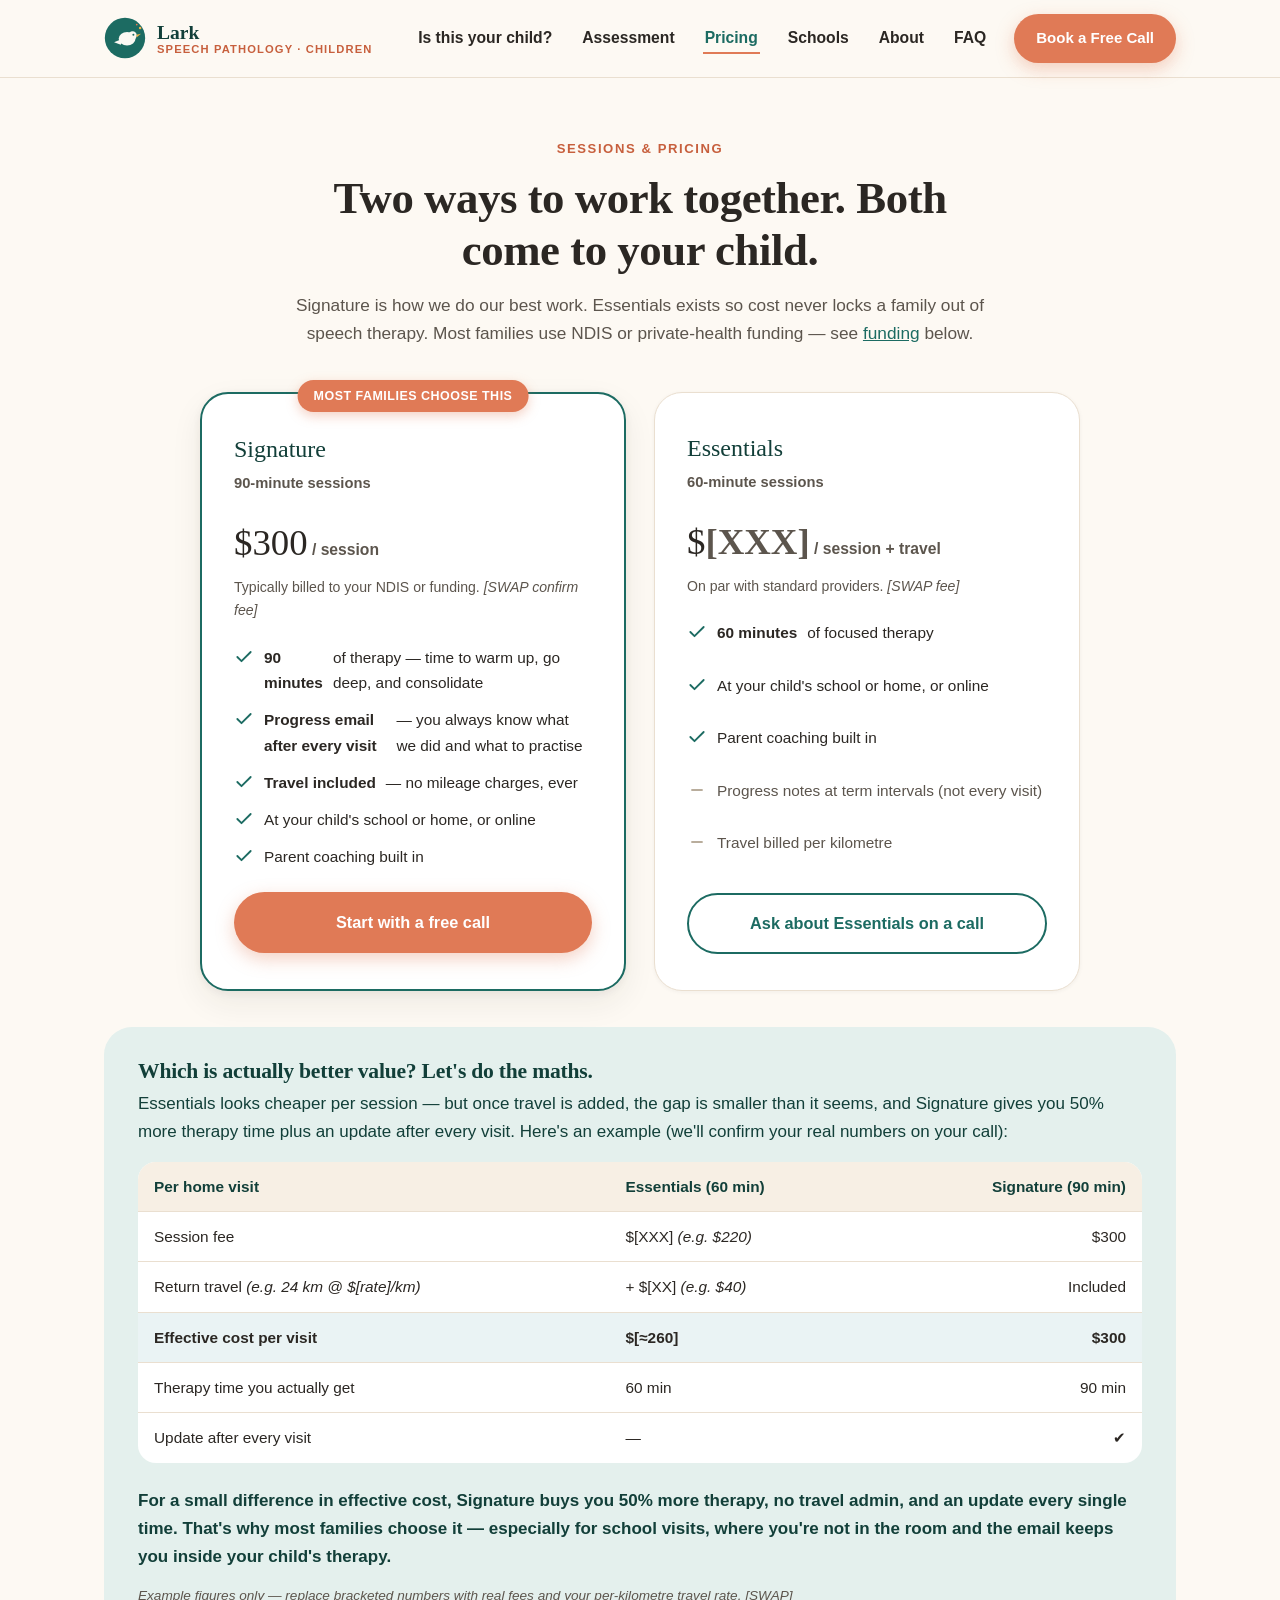
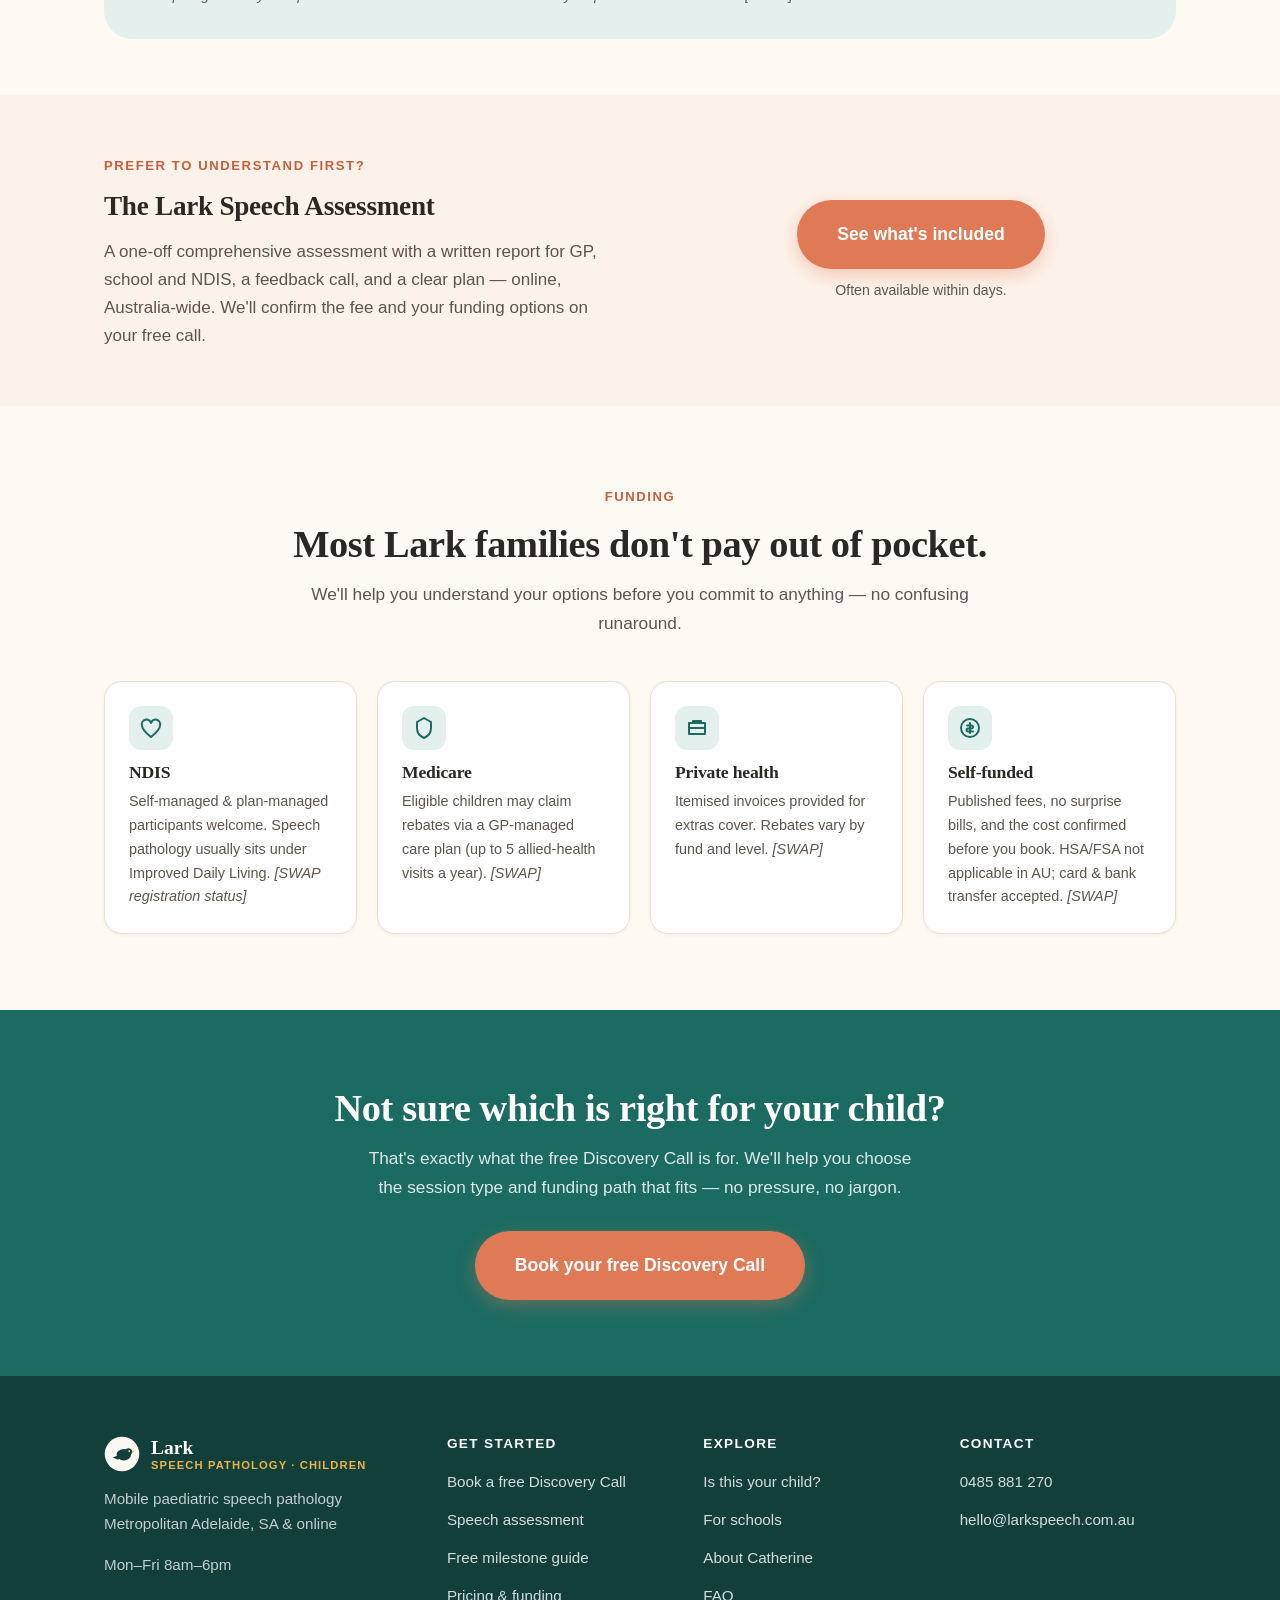
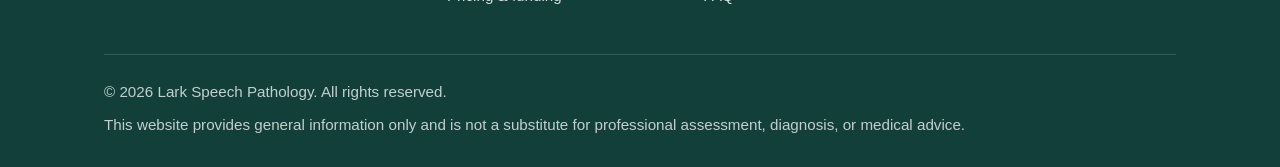
<file: pricing.html>
<!DOCTYPE html>
<html lang="en-AU">
<head>
  <meta charset="UTF-8" />
  <meta name="viewport" content="width=device-width, initial-scale=1.0" />
  <title>Sessions, Pricing &amp; Funding | Lark Speech Pathology</title>
  <meta name="description" content="Two ways to work with Lark: 90-minute Signature sessions (our best work, progress email after every visit, travel included) and 60-minute Essentials sessions. Transparent pricing, NDIS and private-health friendly." />
  <link rel="stylesheet" href="css/styles.css" />
  <link rel="icon" href="data:image/svg+xml,<svg xmlns='http://www.w3.org/2000/svg' viewBox='0 0 100 100'><circle cx='50' cy='50' r='48' fill='%231c6b62'/><ellipse cx='55' cy='52' rx='20' ry='16' fill='%23fbf8f3'/><circle cx='68' cy='44' r='10' fill='%23fbf8f3'/><path d='M77 42 L88 40 L78 48 Z' fill='%23f0b44c'/><circle cx='70' cy='42' r='2.4' fill='%231c6b62'/></svg>" />
</head>
<body>

  <header class="site-header">
    <nav class="nav" aria-label="Main">
      <a class="brand" href="index.html">
        <svg class="brand__mark" width="42" height="42" viewBox="0 0 100 100" aria-hidden="true">
          <circle cx="50" cy="50" r="48" fill="#1c6b62"/>
          <path d="M24 60 L44 52 L40 66 Z" fill="#fbf8f3"/>
          <ellipse cx="55" cy="52" rx="20" ry="16" fill="#fbf8f3"/>
          <circle cx="68" cy="44" r="10" fill="#fbf8f3"/>
          <path d="M77 42 L88 40 L78 48 Z" fill="#f0b44c"/>
          <circle cx="70" cy="42" r="2.4" fill="#1c6b62"/>
          <circle cx="86" cy="26" r="3" fill="#f0b44c"/>
          <circle cx="78" cy="18" r="2.1" fill="#ef7a54"/>
        </svg>
        <span class="brand__name">Lark<span class="brand__tag">Speech Pathology · Children</span></span>
      </a>
      <button class="nav__toggle" aria-expanded="false" aria-label="Open menu">
        <svg viewBox="0 0 24 24" fill="none" stroke-width="2.2" stroke-linecap="round"><path d="M4 7h16M4 12h16M4 17h16"/></svg>
      </button>
      <ul class="nav__links">
        <li><a href="concerns.html">Is this your child?</a></li>
        <li><a href="assessment.html">Assessment</a></li>
        <li><a href="pricing.html" aria-current="page">Pricing</a></li>
        <li><a href="schools.html">Schools</a></li>
        <li><a href="about.html">About</a></li>
        <li><a href="faq.html">FAQ</a></li>
        <li><a class="btn btn--primary btn--sm" href="book.html">Book a Free Call</a></li>
      </ul>
    </nav>
  </header>

  <main>
    <section class="section section--tight">
      <div class="wrap">
        <div class="section-head section-head--center">
          <span class="eyebrow">Sessions &amp; pricing</span>
          <h1 style="font-size:clamp(2rem,4vw,2.8rem);">Two ways to work together. Both come to your child.</h1>
          <p>Signature is how we do our best work. Essentials exists so cost never locks a family out of speech therapy. Most families use NDIS or private-health funding — see <a href="#funding">funding</a> below.</p>
        </div>

        <div class="pricing-grid">
          <!-- Signature -->
          <div class="tier tier--featured">
            <span class="tier__badge">Most families choose this</span>
            <div class="tier__name">Signature</div>
            <div class="tier__min">90-minute sessions</div>
            <div class="tier__price">$300<span> / session</span></div>
            <div class="tier__note">Typically billed to your NDIS or funding. <em>[SWAP confirm fee]</em></div>
            <ul class="tier__list">
              <li><svg viewBox="0 0 24 24" fill="none" stroke="#1c6b62" stroke-width="2.2" stroke-linecap="round" stroke-linejoin="round"><path d="M20 6L9 17l-5-5"/></svg><strong>90 minutes</strong> of therapy — time to warm up, go deep, and consolidate</li>
              <li><svg viewBox="0 0 24 24" fill="none" stroke="#1c6b62" stroke-width="2.2" stroke-linecap="round" stroke-linejoin="round"><path d="M20 6L9 17l-5-5"/></svg><strong>Progress email after every visit</strong> — you always know what we did and what to practise</li>
              <li><svg viewBox="0 0 24 24" fill="none" stroke="#1c6b62" stroke-width="2.2" stroke-linecap="round" stroke-linejoin="round"><path d="M20 6L9 17l-5-5"/></svg><strong>Travel included</strong> — no mileage charges, ever</li>
              <li><svg viewBox="0 0 24 24" fill="none" stroke="#1c6b62" stroke-width="2.2" stroke-linecap="round" stroke-linejoin="round"><path d="M20 6L9 17l-5-5"/></svg>At your child's school or home, or online</li>
              <li><svg viewBox="0 0 24 24" fill="none" stroke="#1c6b62" stroke-width="2.2" stroke-linecap="round" stroke-linejoin="round"><path d="M20 6L9 17l-5-5"/></svg>Parent coaching built in</li>
            </ul>
            <a class="btn btn--primary" href="book.html">Start with a free call</a>
          </div>

          <!-- Essentials -->
          <div class="tier">
            <div class="tier__name">Essentials</div>
            <div class="tier__min">60-minute sessions</div>
            <div class="tier__price">$<span style="font-family:var(--font-display);font-size:2.3rem;">[XXX]</span><span> / session + travel</span></div>
            <div class="tier__note">On par with standard providers. <em>[SWAP fee]</em></div>
            <ul class="tier__list">
              <li><svg viewBox="0 0 24 24" fill="none" stroke="#1c6b62" stroke-width="2.2" stroke-linecap="round" stroke-linejoin="round"><path d="M20 6L9 17l-5-5"/></svg><strong>60 minutes</strong> of focused therapy</li>
              <li><svg viewBox="0 0 24 24" fill="none" stroke="#1c6b62" stroke-width="2.2" stroke-linecap="round" stroke-linejoin="round"><path d="M20 6L9 17l-5-5"/></svg>At your child's school or home, or online</li>
              <li><svg viewBox="0 0 24 24" fill="none" stroke="#1c6b62" stroke-width="2.2" stroke-linecap="round" stroke-linejoin="round"><path d="M20 6L9 17l-5-5"/></svg>Parent coaching built in</li>
              <li class="is-off"><svg viewBox="0 0 24 24" fill="none" stroke="#b9ad9c" stroke-width="2.2" stroke-linecap="round" stroke-linejoin="round"><path d="M6 12h12"/></svg>Progress notes at term intervals (not every visit)</li>
              <li class="is-off"><svg viewBox="0 0 24 24" fill="none" stroke="#b9ad9c" stroke-width="2.2" stroke-linecap="round" stroke-linejoin="round"><path d="M6 12h12"/></svg>Travel billed per kilometre</li>
            </ul>
            <a class="btn btn--secondary" href="book.html">Ask about Essentials on a call</a>
          </div>
        </div>

        <!-- Mileage maths -->
        <div class="mileage">
          <h3>Which is actually better value? Let's do the maths.</h3>
          <p style="color:var(--teal-dark);">Essentials looks cheaper per session — but once travel is added, the gap is smaller than it seems, and Signature gives you 50% more therapy time plus an update after every visit. Here's an example (we'll confirm your real numbers on your call):</p>
          <table class="mileage__table">
            <thead>
              <tr><th>Per home visit</th><th>Essentials (60 min)</th><th>Signature (90 min)</th></tr>
            </thead>
            <tbody>
              <tr><td>Session fee</td><td>$[XXX] <em>(e.g. $220)</em></td><td>$300</td></tr>
              <tr><td>Return travel <em>(e.g. 24&nbsp;km @ $[rate]/km)</em></td><td>+ $[XX] <em>(e.g. $40)</em></td><td>Included</td></tr>
              <tr class="row-em"><td>Effective cost per visit</td><td>$[≈260]</td><td>$300</td></tr>
              <tr><td>Therapy time you actually get</td><td>60 min</td><td>90 min</td></tr>
              <tr><td>Update after every visit</td><td>—</td><td>✔</td></tr>
            </tbody>
          </table>
          <p class="mt-3" style="color:var(--teal-dark);font-weight:700;">For a small difference in effective cost, Signature buys you 50% more therapy, no travel admin, and an update every single time. That's why most families choose it — especially for school visits, where you're not in the room and the email keeps you inside your child's therapy.</p>
          <p class="sample-note" style="margin-top:14px;">Example figures only — replace bracketed numbers with real fees and your per-kilometre travel rate. <em>[SWAP]</em></p>
        </div>
      </div>
    </section>

    <!-- Assessment pricing pointer -->
    <section class="section section--peach section--tight">
      <div class="wrap split" style="align-items:center;">
        <div>
          <span class="eyebrow">Prefer to understand first?</span>
          <h2 style="font-size:1.7rem;">The Lark Speech Assessment</h2>
          <p class="mt-2">A one-off comprehensive assessment with a written report for GP, school and NDIS, a feedback call, and a clear plan — online, Australia-wide. We'll confirm the fee and your funding options on your free call.</p>
        </div>
        <div class="center">
          <a class="btn btn--primary btn--lg" href="assessment.html">See what's included</a>
          <span class="btn-note">Often available within days.</span>
        </div>
      </div>
    </section>

    <!-- Funding -->
    <section class="section" id="funding">
      <div class="wrap">
        <div class="section-head section-head--center">
          <span class="eyebrow">Funding</span>
          <h2>Most Lark families don't pay out of pocket.</h2>
          <p>We'll help you understand your options before you commit to anything — no confusing runaround.</p>
        </div>
        <div class="funding-grid">
          <div class="funding-card">
            <div class="funding-card__icon"><svg viewBox="0 0 24 24" fill="none" stroke="#1c6b62" stroke-width="2" stroke-linecap="round" stroke-linejoin="round"><path d="M12 21C7 17 3 13.5 3 9.5A4.5 4.5 0 0 1 12 7a4.5 4.5 0 0 1 9 2.5c0 4-4 7.5-9 11.5z"/></svg></div>
            <h4>NDIS</h4>
            <p>Self-managed &amp; plan-managed participants welcome. Speech pathology usually sits under Improved Daily Living. <em>[SWAP registration status]</em></p>
          </div>
          <div class="funding-card">
            <div class="funding-card__icon"><svg viewBox="0 0 24 24" fill="none" stroke="#1c6b62" stroke-width="2" stroke-linecap="round" stroke-linejoin="round"><path d="M12 2l7 4v6c0 5-3.5 8.5-7 10-3.5-1.5-7-5-7-10V6z"/></svg></div>
            <h4>Medicare</h4>
            <p>Eligible children may claim rebates via a GP-managed care plan (up to 5 allied-health visits a year). <em>[SWAP]</em></p>
          </div>
          <div class="funding-card">
            <div class="funding-card__icon"><svg viewBox="0 0 24 24" fill="none" stroke="#1c6b62" stroke-width="2" stroke-linecap="round" stroke-linejoin="round"><path d="M4 7h16v11H4z"/><path d="M8 7V5h8v2M4 12h16"/></svg></div>
            <h4>Private health</h4>
            <p>Itemised invoices provided for extras cover. Rebates vary by fund and level. <em>[SWAP]</em></p>
          </div>
          <div class="funding-card">
            <div class="funding-card__icon"><svg viewBox="0 0 24 24" fill="none" stroke="#1c6b62" stroke-width="2" stroke-linecap="round" stroke-linejoin="round"><circle cx="12" cy="12" r="9"/><path d="M12 7v10M9 9.5h4.5a1.5 1.5 0 0 1 0 3H10a1.5 1.5 0 0 0 0 3H15"/></svg></div>
            <h4>Self-funded</h4>
            <p>Published fees, no surprise bills, and the cost confirmed before you book. HSA/FSA not applicable in AU; card &amp; bank transfer accepted. <em>[SWAP]</em></p>
          </div>
        </div>
      </div>
    </section>

    <section class="section section--teal cta-band">
      <div class="wrap">
        <h2>Not sure which is right for your child?</h2>
        <p>That's exactly what the free Discovery Call is for. We'll help you choose the session type and funding path that fits — no pressure, no jargon.</p>
        <a class="btn btn--primary btn--lg" href="book.html">Book your free Discovery Call</a>
      </div>
    </section>
  </main>

  <footer class="site-footer">
    <div class="wrap">
      <div class="footer-grid">
        <div class="footer-brand">
          <a class="brand" href="index.html" style="margin-bottom:14px;">
            <svg class="brand__mark" width="36" height="36" viewBox="0 0 100 100" aria-hidden="true">
              <circle cx="50" cy="50" r="48" fill="#fbf8f3"/>
              <path d="M24 60 L44 52 L40 66 Z" fill="#123f39"/>
              <ellipse cx="55" cy="52" rx="20" ry="16" fill="#123f39"/>
              <circle cx="68" cy="44" r="10" fill="#123f39"/>
              <path d="M77 42 L88 40 L78 48 Z" fill="#f0b44c"/>
              <circle cx="70" cy="42" r="2.4" fill="#fbf8f3"/>
            </svg>
            <span class="brand__name">Lark<span class="brand__tag">Speech Pathology · Children</span></span>
          </a>
          <p>Mobile paediatric speech pathology<br />Metropolitan Adelaide, SA &amp; online</p>
          <p class="mt-2">Mon–Fri 8am–6pm</p>
        </div>
        <div>
          <h4>Get started</h4>
          <ul>
            <li><a href="book.html">Book a free Discovery Call</a></li>
            <li><a href="assessment.html">Speech assessment</a></li>
            <li><a href="guide.html">Free milestone guide</a></li>
            <li><a href="pricing.html">Pricing &amp; funding</a></li>
          </ul>
        </div>
        <div>
          <h4>Explore</h4>
          <ul>
            <li><a href="concerns.html">Is this your child?</a></li>
            <li><a href="schools.html">For schools</a></li>
            <li><a href="about.html">About Catherine</a></li>
            <li><a href="faq.html">FAQ</a></li>
          </ul>
        </div>
        <div>
          <h4>Contact</h4>
          <ul>
            <li><a href="#" data-phone></a></li>
            <li><a href="#" data-email></a></li>
          </ul>
        </div>
      </div>
      <div class="footer-legal">
        <p>© <span data-year></span> Lark Speech Pathology. All rights reserved.</p>
        <p>This website provides general information only and is not a substitute for professional assessment, diagnosis, or medical advice.</p>
      </div>
    </div>
  </footer>

  <div class="sticky-cta" aria-hidden="true">
    <a class="btn btn--primary" href="book.html">Book a free Discovery Call</a>
  </div>

  <script src="js/config.js"></script>
  <script src="js/main.js"></script>
</body>
</html>
</file>
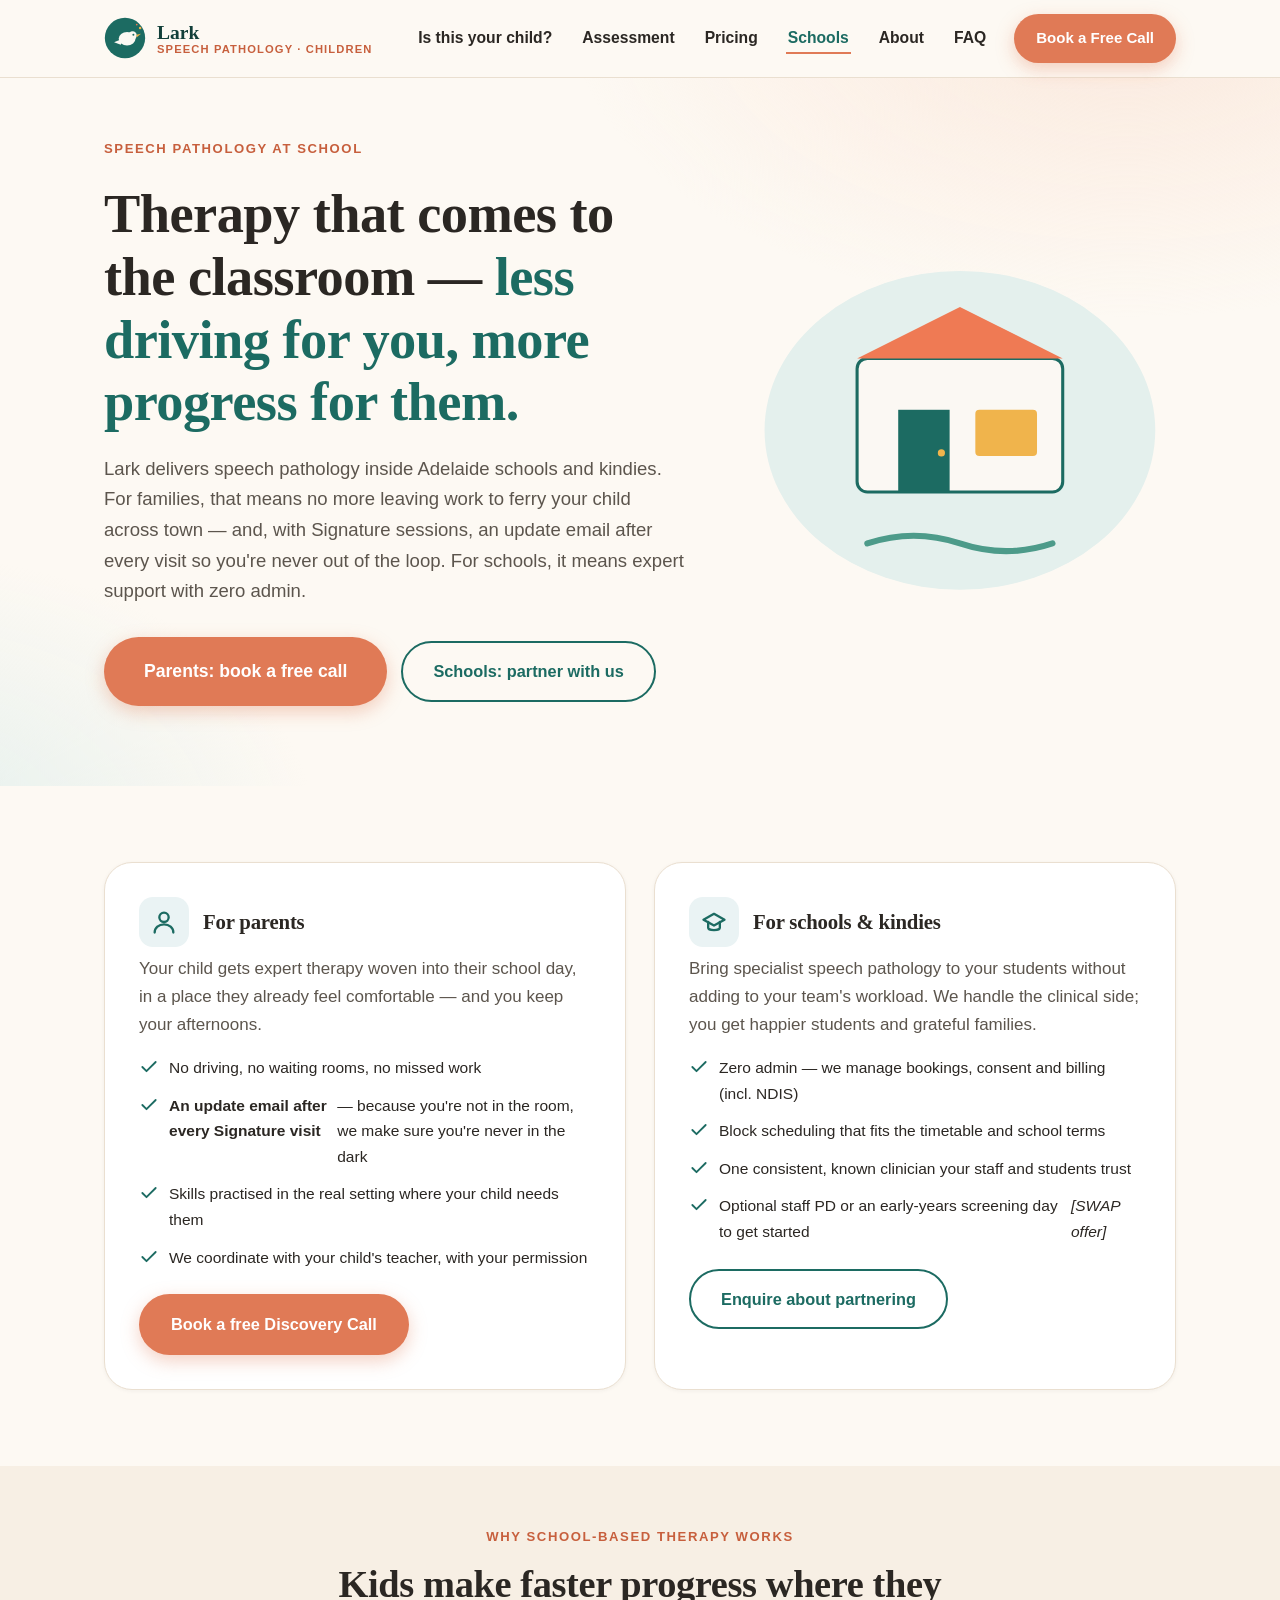
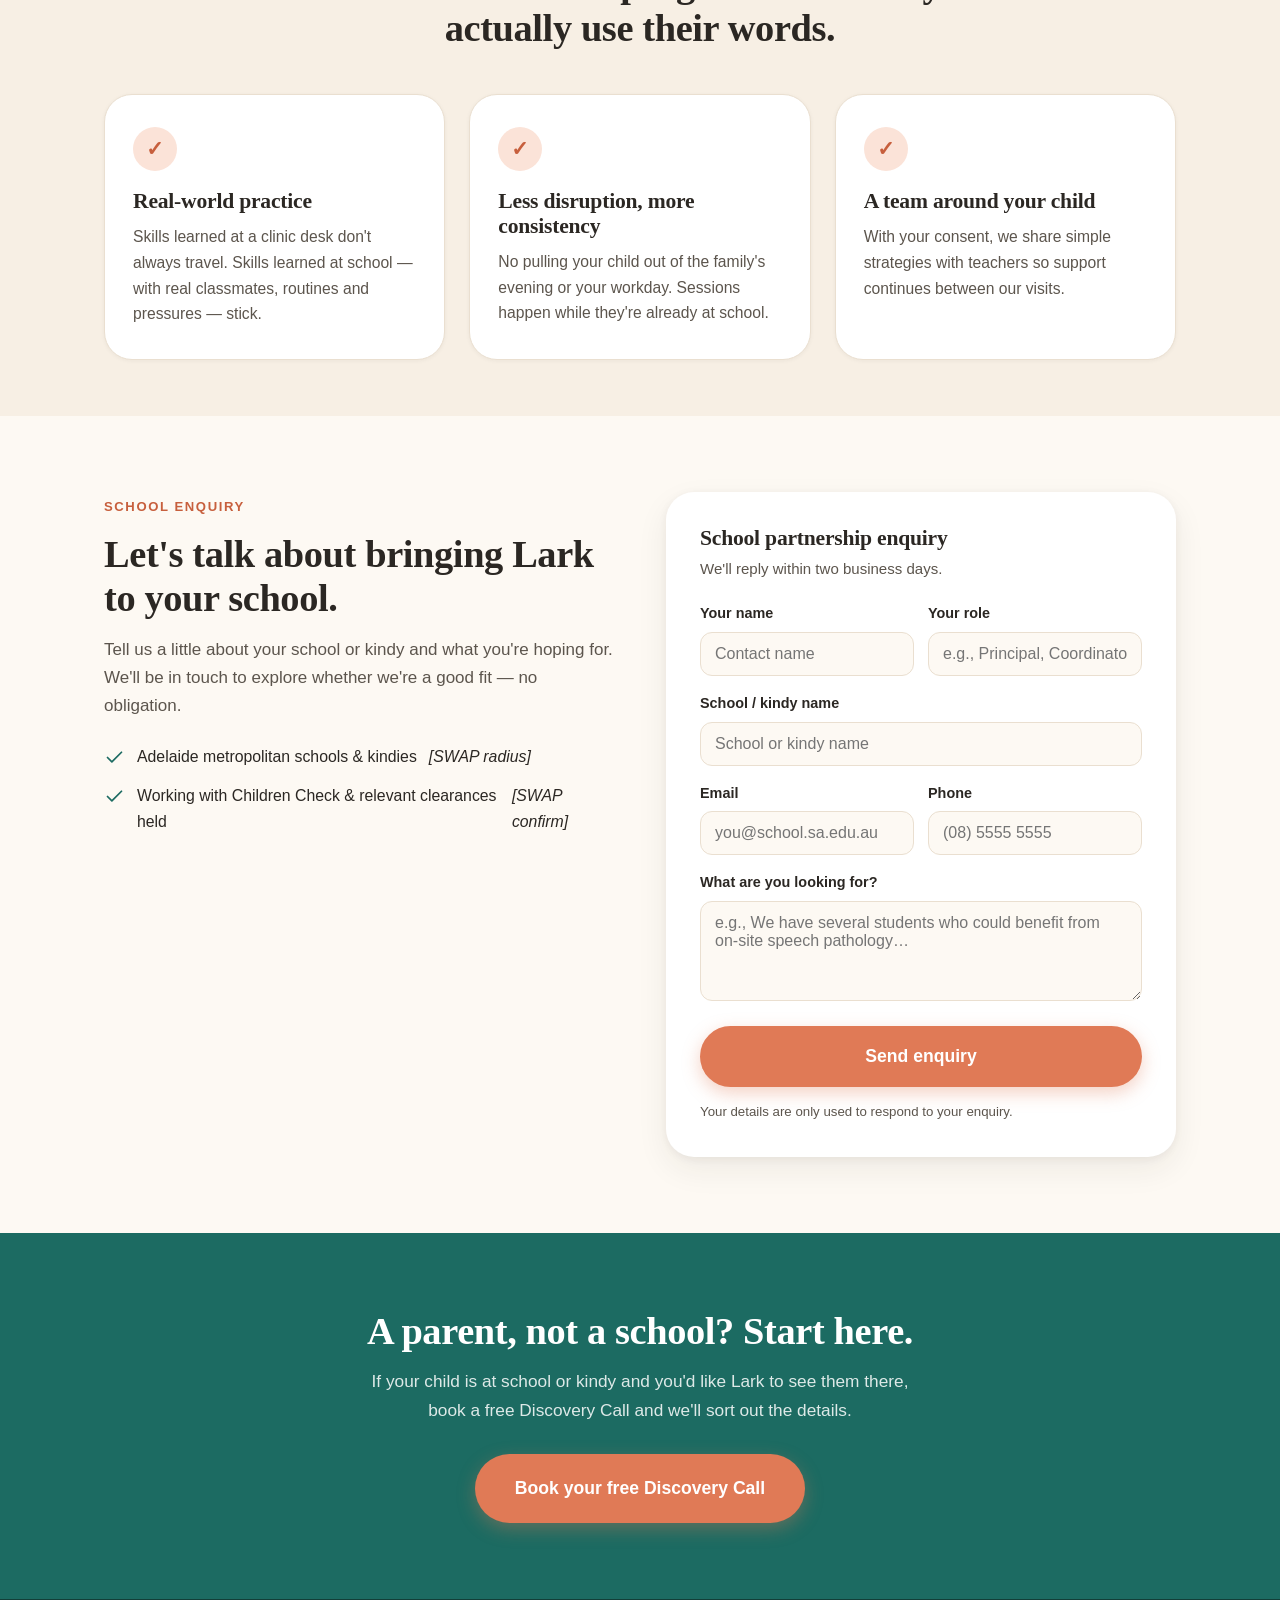
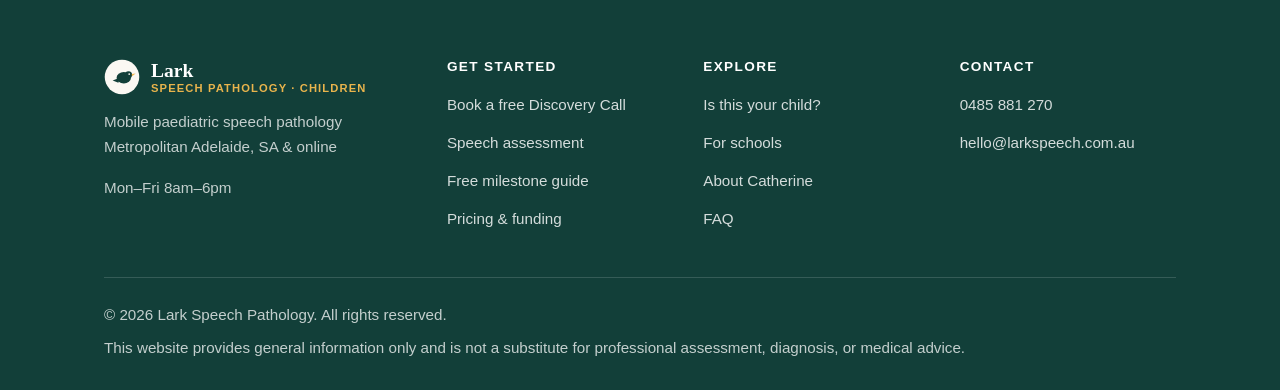
<file: schools.html>
<!DOCTYPE html>
<html lang="en-AU">
<head>
  <meta charset="UTF-8" />
  <meta name="viewport" content="width=device-width, initial-scale=1.0" />
  <title>Speech Pathology at Your School | Lark Speech Pathology</title>
  <meta name="description" content="Lark brings speech pathology into Adelaide schools and kindies — therapy during the school day for parents (with an update email after every visit), and zero-admin, terms-aligned scheduling for schools." />
  <link rel="stylesheet" href="css/styles.css" />
  <link rel="icon" href="data:image/svg+xml,<svg xmlns='http://www.w3.org/2000/svg' viewBox='0 0 100 100'><circle cx='50' cy='50' r='48' fill='%231c6b62'/><ellipse cx='55' cy='52' rx='20' ry='16' fill='%23fbf8f3'/><circle cx='68' cy='44' r='10' fill='%23fbf8f3'/><path d='M77 42 L88 40 L78 48 Z' fill='%23f0b44c'/><circle cx='70' cy='42' r='2.4' fill='%231c6b62'/></svg>" />
</head>
<body>

  <header class="site-header">
    <nav class="nav" aria-label="Main">
      <a class="brand" href="index.html">
        <svg class="brand__mark" width="42" height="42" viewBox="0 0 100 100" aria-hidden="true">
          <circle cx="50" cy="50" r="48" fill="#1c6b62"/>
          <path d="M24 60 L44 52 L40 66 Z" fill="#fbf8f3"/>
          <ellipse cx="55" cy="52" rx="20" ry="16" fill="#fbf8f3"/>
          <circle cx="68" cy="44" r="10" fill="#fbf8f3"/>
          <path d="M77 42 L88 40 L78 48 Z" fill="#f0b44c"/>
          <circle cx="70" cy="42" r="2.4" fill="#1c6b62"/>
          <circle cx="86" cy="26" r="3" fill="#f0b44c"/>
          <circle cx="78" cy="18" r="2.1" fill="#ef7a54"/>
        </svg>
        <span class="brand__name">Lark<span class="brand__tag">Speech Pathology · Children</span></span>
      </a>
      <button class="nav__toggle" aria-expanded="false" aria-label="Open menu">
        <svg viewBox="0 0 24 24" fill="none" stroke-width="2.2" stroke-linecap="round"><path d="M4 7h16M4 12h16M4 17h16"/></svg>
      </button>
      <ul class="nav__links">
        <li><a href="concerns.html">Is this your child?</a></li>
        <li><a href="assessment.html">Assessment</a></li>
        <li><a href="pricing.html">Pricing</a></li>
        <li><a href="schools.html" aria-current="page">Schools</a></li>
        <li><a href="about.html">About</a></li>
        <li><a href="faq.html">FAQ</a></li>
        <li><a class="btn btn--primary btn--sm" href="book.html">Book a Free Call</a></li>
      </ul>
    </nav>
  </header>

  <main>
    <section class="hero">
      <div class="wrap hero__grid" style="padding-top:56px;">
        <div>
          <span class="eyebrow">Speech pathology at school</span>
          <h1>Therapy that comes to the classroom — <em>less driving for you, more progress for them.</em></h1>
          <p class="hero__lede">
            Lark delivers speech pathology inside Adelaide schools and kindies. For families, that means no
            more leaving work to ferry your child across town — and, with Signature sessions, an update
            email after every visit so you're never out of the loop. For schools, it means expert support
            with zero admin.
          </p>
          <div class="hero__ctas">
            <a class="btn btn--primary btn--lg" href="book.html">Parents: book a free call</a>
            <a class="btn btn--secondary" href="#for-schools">Schools: partner with us</a>
          </div>
        </div>
        <div class="hero__art" aria-hidden="true">
          <svg viewBox="0 0 420 360" xmlns="http://www.w3.org/2000/svg">
            <ellipse cx="210" cy="190" rx="190" ry="155" fill="#e4f0ed"/>
            <rect x="110" y="120" width="200" height="130" rx="10" fill="#fbf8f3" stroke="#1c6b62" stroke-width="3"/>
            <path d="M110 120 L210 70 L310 120 Z" fill="#ef7a54"/>
            <rect x="150" y="170" width="50" height="80" fill="#1c6b62"/>
            <rect x="225" y="170" width="60" height="45" rx="4" fill="#f0b44c"/>
            <circle cx="192" cy="212" r="3.5" fill="#f0b44c"/>
            <path d="M120 300 c30 -10 60 -10 90 0 c30 10 60 10 90 0" stroke="#4d9b8a" stroke-width="6" fill="none" stroke-linecap="round"/>
          </svg>
        </div>
      </div>
    </section>

    <section class="section">
      <div class="wrap">
        <div class="audience-grid">
          <!-- Parents -->
          <div class="audience">
            <div class="audience__head">
              <span class="audience__icon"><svg viewBox="0 0 24 24" fill="none" stroke="#1c6b62" stroke-width="2" stroke-linecap="round" stroke-linejoin="round"><circle cx="12" cy="8" r="4"/><path d="M4 21c0-4 3.5-7 8-7s8 3 8 7"/></svg></span>
              <h3>For parents</h3>
            </div>
            <p>Your child gets expert therapy woven into their school day, in a place they already feel comfortable — and you keep your afternoons.</p>
            <ul>
              <li><svg viewBox="0 0 24 24" fill="none" stroke="#1c6b62" stroke-width="2.2" stroke-linecap="round" stroke-linejoin="round"><path d="M20 6L9 17l-5-5"/></svg>No driving, no waiting rooms, no missed work</li>
              <li><svg viewBox="0 0 24 24" fill="none" stroke="#1c6b62" stroke-width="2.2" stroke-linecap="round" stroke-linejoin="round"><path d="M20 6L9 17l-5-5"/></svg><strong>An update email after every Signature visit</strong> — because you're not in the room, we make sure you're never in the dark</li>
              <li><svg viewBox="0 0 24 24" fill="none" stroke="#1c6b62" stroke-width="2.2" stroke-linecap="round" stroke-linejoin="round"><path d="M20 6L9 17l-5-5"/></svg>Skills practised in the real setting where your child needs them</li>
              <li><svg viewBox="0 0 24 24" fill="none" stroke="#1c6b62" stroke-width="2.2" stroke-linecap="round" stroke-linejoin="round"><path d="M20 6L9 17l-5-5"/></svg>We coordinate with your child's teacher, with your permission</li>
            </ul>
            <a class="btn btn--primary mt-3" href="book.html">Book a free Discovery Call</a>
          </div>

          <!-- Schools -->
          <div class="audience" id="for-schools">
            <div class="audience__head">
              <span class="audience__icon"><svg viewBox="0 0 24 24" fill="none" stroke="#1c6b62" stroke-width="2" stroke-linecap="round" stroke-linejoin="round"><path d="M3 10l9-5 9 5-9 5z"/><path d="M7 12v5c0 1 2 2 5 2s5-1 5-2v-5"/></svg></span>
              <h3>For schools &amp; kindies</h3>
            </div>
            <p>Bring specialist speech pathology to your students without adding to your team's workload. We handle the clinical side; you get happier students and grateful families.</p>
            <ul>
              <li><svg viewBox="0 0 24 24" fill="none" stroke="#1c6b62" stroke-width="2.2" stroke-linecap="round" stroke-linejoin="round"><path d="M20 6L9 17l-5-5"/></svg>Zero admin — we manage bookings, consent and billing (incl. NDIS)</li>
              <li><svg viewBox="0 0 24 24" fill="none" stroke="#1c6b62" stroke-width="2.2" stroke-linecap="round" stroke-linejoin="round"><path d="M20 6L9 17l-5-5"/></svg>Block scheduling that fits the timetable and school terms</li>
              <li><svg viewBox="0 0 24 24" fill="none" stroke="#1c6b62" stroke-width="2.2" stroke-linecap="round" stroke-linejoin="round"><path d="M20 6L9 17l-5-5"/></svg>One consistent, known clinician your staff and students trust</li>
              <li><svg viewBox="0 0 24 24" fill="none" stroke="#1c6b62" stroke-width="2.2" stroke-linecap="round" stroke-linejoin="round"><path d="M20 6L9 17l-5-5"/></svg>Optional staff PD or an early-years screening day to get started <em>[SWAP offer]</em></li>
            </ul>
            <a class="btn btn--secondary mt-3" href="#school-enquiry">Enquire about partnering</a>
          </div>
        </div>
      </div>
    </section>

    <!-- Why school-based works -->
    <section class="section section--cream-deep section--tight">
      <div class="wrap">
        <div class="section-head section-head--center">
          <span class="eyebrow">Why school-based therapy works</span>
          <h2>Kids make faster progress where they actually use their words.</h2>
        </div>
        <div class="steps">
          <div class="step">
            <span class="step__num">✓</span>
            <h3>Real-world practice</h3>
            <p>Skills learned at a clinic desk don't always travel. Skills learned at school — with real classmates, routines and pressures — stick.</p>
          </div>
          <div class="step">
            <span class="step__num">✓</span>
            <h3>Less disruption, more consistency</h3>
            <p>No pulling your child out of the family's evening or your workday. Sessions happen while they're already at school.</p>
          </div>
          <div class="step">
            <span class="step__num">✓</span>
            <h3>A team around your child</h3>
            <p>With your consent, we share simple strategies with teachers so support continues between our visits.</p>
          </div>
        </div>
      </div>
    </section>

    <!-- School enquiry -->
    <section class="section" id="school-enquiry">
      <div class="wrap split">
        <div>
          <span class="eyebrow">School enquiry</span>
          <h2>Let's talk about bringing Lark to your school.</h2>
          <p class="mt-2">Tell us a little about your school or kindy and what you're hoping for. We'll be in touch to explore whether we're a good fit — no obligation.</p>
          <ul class="creds mt-3">
            <li><svg viewBox="0 0 24 24" fill="none" stroke="#1c6b62" stroke-width="2" stroke-linecap="round" stroke-linejoin="round"><path d="M20 6L9 17l-5-5"/></svg>Adelaide metropolitan schools &amp; kindies <em>[SWAP radius]</em></li>
            <li><svg viewBox="0 0 24 24" fill="none" stroke="#1c6b62" stroke-width="2" stroke-linecap="round" stroke-linejoin="round"><path d="M20 6L9 17l-5-5"/></svg>Working with Children Check &amp; relevant clearances held <em>[SWAP confirm]</em></li>
          </ul>
        </div>
        <div class="form-card">
          <h3>School partnership enquiry</h3>
          <p>We'll reply within two business days.</p>
          <form data-handler="request" data-success="school-success" name="school-enquiry" method="POST" data-netlify="true" novalidate>
            <input type="hidden" name="form-name" value="school-enquiry" />
            <div class="field--row">
              <div class="field">
                <label for="s-name">Your name</label>
                <input id="s-name" name="contact_name" type="text" autocomplete="name" required placeholder="Contact name" />
              </div>
              <div class="field">
                <label for="s-role">Your role</label>
                <input id="s-role" name="role" type="text" required placeholder="e.g., Principal, Coordinator" />
              </div>
            </div>
            <div class="field">
              <label for="s-school">School / kindy name</label>
              <input id="s-school" name="school_name" type="text" required placeholder="School or kindy name" />
            </div>
            <div class="field--row">
              <div class="field">
                <label for="s-email">Email</label>
                <input id="s-email" name="email" type="email" autocomplete="email" required placeholder="you@school.sa.edu.au" />
              </div>
              <div class="field">
                <label for="s-phone">Phone</label>
                <input id="s-phone" name="phone" type="tel" autocomplete="tel" required placeholder="(08) 5555 5555" />
              </div>
            </div>
            <div class="field">
              <label for="s-notes">What are you looking for?</label>
              <textarea id="s-notes" name="details" placeholder="e.g., We have several students who could benefit from on-site speech pathology…"></textarea>
            </div>
            <button class="btn btn--primary btn--lg" type="submit" style="width:100%;">Send enquiry</button>
            <div class="form-msg" role="status"></div>
            <p class="form-footnote">Your details are only used to respond to your enquiry.</p>
          </form>
          <div class="form-success" id="school-success" role="status">
            <svg viewBox="0 0 24 24" fill="none" stroke="#1c6b62" stroke-width="2" stroke-linecap="round" stroke-linejoin="round"><circle cx="12" cy="12" r="10"/><path d="M8 12.5l2.5 2.5L16 9"/></svg>
            <h3>Enquiry received!</h3>
            <p>Thanks — we'll be in touch within two business days to explore how Lark could support your students.</p>
          </div>
        </div>
      </div>
    </section>

    <section class="section section--teal cta-band">
      <div class="wrap">
        <h2>A parent, not a school? Start here.</h2>
        <p>If your child is at school or kindy and you'd like Lark to see them there, book a free Discovery Call and we'll sort out the details.</p>
        <a class="btn btn--primary btn--lg" href="book.html">Book your free Discovery Call</a>
      </div>
    </section>
  </main>

  <footer class="site-footer">
    <div class="wrap">
      <div class="footer-grid">
        <div class="footer-brand">
          <a class="brand" href="index.html" style="margin-bottom:14px;">
            <svg class="brand__mark" width="36" height="36" viewBox="0 0 100 100" aria-hidden="true">
              <circle cx="50" cy="50" r="48" fill="#fbf8f3"/>
              <path d="M24 60 L44 52 L40 66 Z" fill="#123f39"/>
              <ellipse cx="55" cy="52" rx="20" ry="16" fill="#123f39"/>
              <circle cx="68" cy="44" r="10" fill="#123f39"/>
              <path d="M77 42 L88 40 L78 48 Z" fill="#f0b44c"/>
              <circle cx="70" cy="42" r="2.4" fill="#fbf8f3"/>
            </svg>
            <span class="brand__name">Lark<span class="brand__tag">Speech Pathology · Children</span></span>
          </a>
          <p>Mobile paediatric speech pathology<br />Metropolitan Adelaide, SA &amp; online</p>
          <p class="mt-2">Mon–Fri 8am–6pm</p>
        </div>
        <div>
          <h4>Get started</h4>
          <ul>
            <li><a href="book.html">Book a free Discovery Call</a></li>
            <li><a href="assessment.html">Speech assessment</a></li>
            <li><a href="guide.html">Free milestone guide</a></li>
            <li><a href="pricing.html">Pricing &amp; funding</a></li>
          </ul>
        </div>
        <div>
          <h4>Explore</h4>
          <ul>
            <li><a href="concerns.html">Is this your child?</a></li>
            <li><a href="schools.html">For schools</a></li>
            <li><a href="about.html">About Catherine</a></li>
            <li><a href="faq.html">FAQ</a></li>
          </ul>
        </div>
        <div>
          <h4>Contact</h4>
          <ul>
            <li><a href="#" data-phone></a></li>
            <li><a href="#" data-email></a></li>
          </ul>
        </div>
      </div>
      <div class="footer-legal">
        <p>© <span data-year></span> Lark Speech Pathology. All rights reserved.</p>
        <p>This website provides general information only and is not a substitute for professional assessment, diagnosis, or medical advice.</p>
      </div>
    </div>
  </footer>

  <div class="sticky-cta" aria-hidden="true">
    <a class="btn btn--primary" href="book.html">Book a free Discovery Call</a>
  </div>

  <script src="js/config.js"></script>
  <script src="js/main.js"></script>
</body>
</html>
</file>
<file: css/styles.css>
/* ==========================================================================
   Lark — Speech Pathology for Children — site styles
   Palette: warm cream, deep teal, soft terracotta. Rounded, warm, credible.
   ========================================================================== */

:root {
  --cream: #fdf9f3;
  --cream-deep: #f7efe4;
  --peach: #fbe9dd;
  --peach-soft: #fdf2ea;
  --teal: #1c6b62;
  --teal-dark: #123f39;
  --teal-soft: #e4f0ed;
  --sky: #eaf3f4;
  --terra: #e07a56;
  --terra-dark: #c75f3d;
  --terra-soft: #fbe3d8;
  --ink: #2b2723;
  --ink-soft: #5c554d;
  --line: #eadfd0;
  --white: #ffffff;
  --gold: #e9b44c;

  --font-display: "Iowan Old Style", "Palatino Linotype", Palatino, Georgia, "Times New Roman", serif;
  --font-body: -apple-system, BlinkMacSystemFont, "Segoe UI", Roboto, "Helvetica Neue", Arial, sans-serif;

  --radius: 18px;
  --radius-lg: 28px;
  --shadow: 0 2px 8px rgba(43, 39, 35, 0.06), 0 12px 32px rgba(43, 39, 35, 0.07);
  --shadow-soft: 0 1px 4px rgba(43, 39, 35, 0.05);
  --wrap: 1120px;
}

* { margin: 0; padding: 0; box-sizing: border-box; }

html { scroll-behavior: smooth; }

body {
  font-family: var(--font-body);
  font-size: 17px;
  line-height: 1.65;
  color: var(--ink);
  background: var(--cream);
  -webkit-font-smoothing: antialiased;
}

img, svg { max-width: 100%; display: block; }

h1, h2, h3, h4 {
  font-family: var(--font-display);
  font-weight: 600;
  line-height: 1.15;
  color: var(--ink);
  letter-spacing: -0.01em;
}

h1 { font-size: clamp(2.1rem, 4.6vw, 3.4rem); }
h2 { font-size: clamp(1.7rem, 3.2vw, 2.4rem); }
h3 { font-size: 1.35rem; }

p { color: var(--ink-soft); }

a { color: var(--teal); }

.wrap {
  max-width: var(--wrap);
  margin: 0 auto;
  padding: 0 24px;
}

.section { padding: 76px 0; }
.section--tight { padding: 56px 0; }
.section--cream-deep { background: var(--cream-deep); }
.section--teal { background: var(--teal); }
.section--peach { background: var(--peach-soft); }

.eyebrow {
  display: inline-block;
  font-size: 0.82rem;
  font-weight: 700;
  letter-spacing: 0.12em;
  text-transform: uppercase;
  color: var(--terra-dark);
  margin-bottom: 14px;
}

.section-head { max-width: 720px; margin-bottom: 44px; }
.section-head--center { margin-left: auto; margin-right: auto; text-align: center; }
.section-head p { margin-top: 14px; font-size: 1.08rem; }

/* ---------- Buttons ---------- */
.btn {
  display: inline-flex;
  align-items: center;
  justify-content: center;
  gap: 10px;
  font-family: var(--font-body);
  font-size: 1.02rem;
  font-weight: 700;
  text-decoration: none;
  border: 2px solid transparent;
  border-radius: 999px;
  padding: 15px 30px;
  cursor: pointer;
  transition: transform 0.15s ease, box-shadow 0.15s ease, background 0.15s ease;
}
.btn:hover { transform: translateY(-2px); }
.btn:active { transform: translateY(0); }

.btn--primary {
  background: var(--terra);
  color: var(--white);
  box-shadow: 0 6px 18px rgba(224, 122, 86, 0.35);
}
.btn--primary:hover { background: var(--terra-dark); }

.btn--secondary {
  background: transparent;
  color: var(--teal);
  border-color: var(--teal);
}
.btn--secondary:hover { background: var(--teal-soft); }

.btn--light {
  background: var(--white);
  color: var(--teal-dark);
}
.btn--light:hover { background: var(--cream); }

.btn--sm { padding: 10px 20px; font-size: 0.94rem; }
.btn--lg { padding: 18px 38px; font-size: 1.1rem; }

.btn-note {
  display: block;
  margin-top: 10px;
  font-size: 0.88rem;
  color: var(--ink-soft);
}

/* ---------- Header / nav ---------- */
.site-header {
  position: sticky;
  top: 0;
  z-index: 100;
  background: rgba(253, 249, 243, 0.94);
  backdrop-filter: blur(10px);
  border-bottom: 1px solid var(--line);
}

.nav {
  display: flex;
  align-items: center;
  justify-content: space-between;
  gap: 20px;
  padding: 14px 24px;
  max-width: var(--wrap);
  margin: 0 auto;
}

.brand {
  display: flex;
  align-items: center;
  gap: 11px;
  text-decoration: none;
}
.brand__mark { flex: none; }
.brand__name {
  font-family: var(--font-display);
  font-size: 1.22rem;
  font-weight: 700;
  color: var(--teal-dark);
  line-height: 1.1;
}
.brand__tag {
  display: block;
  font-family: var(--font-body);
  font-size: 0.7rem;
  font-weight: 600;
  letter-spacing: 0.1em;
  text-transform: uppercase;
  color: var(--terra-dark);
}

.nav__links {
  display: flex;
  align-items: center;
  gap: 26px;
  list-style: none;
}
.nav__links a:not(.btn) {
  text-decoration: none;
  color: var(--ink);
  font-weight: 600;
  font-size: 0.98rem;
  padding: 6px 2px;
  border-bottom: 2px solid transparent;
}
.nav__links a:not(.btn):hover,
.nav__links a:not(.btn)[aria-current="page"] {
  color: var(--teal);
  border-bottom-color: var(--terra);
}

.nav__toggle {
  display: none;
  background: none;
  border: none;
  cursor: pointer;
  padding: 8px;
  border-radius: 10px;
}
.nav__toggle:hover { background: var(--cream-deep); }
.nav__toggle svg { width: 26px; height: 26px; stroke: var(--teal-dark); }

/* ---------- Hero ---------- */
.hero {
  position: relative;
  overflow: hidden;
  background:
    radial-gradient(900px 500px at 88% -10%, var(--peach) 0%, transparent 62%),
    radial-gradient(700px 480px at -8% 108%, var(--teal-soft) 0%, transparent 60%),
    var(--cream);
}

.hero__grid {
  display: grid;
  grid-template-columns: minmax(0, 1.15fr) minmax(0, 0.85fr);
  gap: 56px;
  align-items: center;
  /* Vertical padding only — keep .wrap's horizontal gutters (padding: 0 24px)
     so the hero doesn't run edge-to-edge on mobile. */
  padding-top: 72px;
  padding-bottom: 80px;
}

.hero h1 { margin: 10px 0 20px; }
.hero h1 em {
  font-style: normal;
  color: var(--teal);
  position: relative;
}

.hero__lede {
  font-size: 1.16rem;
  max-width: 34em;
  margin-bottom: 30px;
}

.hero__ctas { display: flex; flex-wrap: wrap; gap: 14px; align-items: center; }

.hero__art {
  position: relative;
}
.hero__art svg { width: 100%; height: auto; }

.trust-strip {
  display: flex;
  flex-wrap: wrap;
  gap: 10px 22px;
  margin-top: 34px;
  padding: 0;
  list-style: none;
}
.trust-strip li {
  display: flex;
  align-items: center;
  gap: 8px;
  font-size: 0.92rem;
  font-weight: 600;
  color: var(--ink);
}
.trust-strip svg { width: 18px; height: 18px; flex: none; }

/* ---------- Empathy checklist ---------- */
.worry-grid {
  display: grid;
  grid-template-columns: repeat(2, 1fr);
  gap: 16px;
  list-style: none;
  margin: 34px 0 0;
}
.worry-grid li {
  display: flex;
  gap: 14px;
  align-items: flex-start;
  background: var(--white);
  border: 1px solid var(--line);
  border-radius: var(--radius);
  padding: 20px 22px;
  font-size: 1.02rem;
  color: var(--ink);
  box-shadow: var(--shadow-soft);
}
.worry-grid svg { width: 24px; height: 24px; flex: none; margin-top: 2px; }

.reassure {
  margin-top: 34px;
  background: var(--teal-soft);
  border-left: 5px solid var(--teal);
  border-radius: 0 var(--radius) var(--radius) 0;
  padding: 22px 26px;
}
.reassure p { color: var(--teal-dark); font-size: 1.08rem; margin: 0; }
.reassure strong { color: var(--teal-dark); }

/* ---------- Steps ---------- */
.steps {
  display: grid;
  grid-template-columns: repeat(3, 1fr);
  gap: 24px;
  counter-reset: step;
}
.step {
  background: var(--white);
  border: 1px solid var(--line);
  border-radius: var(--radius-lg);
  padding: 32px 28px;
  box-shadow: var(--shadow-soft);
  position: relative;
}
.step__num {
  display: inline-flex;
  align-items: center;
  justify-content: center;
  width: 44px;
  height: 44px;
  border-radius: 50%;
  background: var(--terra-soft);
  color: var(--terra-dark);
  font-family: var(--font-display);
  font-size: 1.3rem;
  font-weight: 700;
  margin-bottom: 18px;
}
.step h3 { margin-bottom: 10px; }
.step p { font-size: 0.98rem; }
.step__meta {
  display: inline-block;
  margin-top: 14px;
  font-size: 0.84rem;
  font-weight: 700;
  color: var(--teal);
  background: var(--teal-soft);
  border-radius: 999px;
  padding: 4px 12px;
}

/* ---------- Cards / services ---------- */
.card-grid {
  display: grid;
  grid-template-columns: repeat(3, 1fr);
  gap: 24px;
}
.card {
  background: var(--white);
  border: 1px solid var(--line);
  border-radius: var(--radius-lg);
  padding: 30px 28px;
  box-shadow: var(--shadow-soft);
  transition: transform 0.18s ease, box-shadow 0.18s ease;
  display: flex;
  flex-direction: column;
}
.card:hover { transform: translateY(-4px); box-shadow: var(--shadow); }
.card__icon {
  width: 54px;
  height: 54px;
  border-radius: 16px;
  display: flex;
  align-items: center;
  justify-content: center;
  margin-bottom: 18px;
  background: var(--teal-soft);
}
.card__icon svg { width: 30px; height: 30px; }
.card h3 { margin-bottom: 10px; font-size: 1.25rem; }
.card p { font-size: 0.97rem; flex: 1; }
.card__link {
  margin-top: 16px;
  font-weight: 700;
  font-size: 0.95rem;
  text-decoration: none;
  color: var(--terra-dark);
}
.card__link:hover { text-decoration: underline; }

/* ---------- Feature rows (services page) ---------- */
.feature-row {
  display: grid;
  grid-template-columns: 1fr 1fr;
  gap: 52px;
  align-items: center;
  padding: 56px 0;
  border-bottom: 1px solid var(--line);
}
.feature-row:last-of-type { border-bottom: none; }
.feature-row h2 { font-size: clamp(1.5rem, 2.6vw, 2rem); margin-bottom: 14px; }
.feature-row .ages {
  display: inline-block;
  font-size: 0.82rem;
  font-weight: 700;
  letter-spacing: 0.08em;
  text-transform: uppercase;
  color: var(--teal);
  background: var(--teal-soft);
  border-radius: 999px;
  padding: 5px 14px;
  margin-bottom: 14px;
}
.signs {
  list-style: none;
  margin: 18px 0 22px;
  display: grid;
  gap: 10px;
}
.signs li {
  display: flex;
  gap: 10px;
  align-items: flex-start;
  font-size: 0.98rem;
  color: var(--ink-soft);
}
.signs svg { width: 20px; height: 20px; flex: none; margin-top: 3px; }
.feature-row__art {
  background: var(--white);
  border: 1px solid var(--line);
  border-radius: var(--radius-lg);
  padding: 36px;
  box-shadow: var(--shadow-soft);
}
.feature-row__art svg { width: 100%; height: auto; }

/* ---------- Insurance ---------- */
.split {
  display: grid;
  grid-template-columns: 1fr 1fr;
  gap: 52px;
  align-items: start;
}
.check-list { list-style: none; display: grid; gap: 14px; margin-top: 22px; }
.check-list li {
  display: flex;
  gap: 12px;
  align-items: flex-start;
  font-size: 1rem;
  color: var(--ink);
}
.check-list svg { width: 22px; height: 22px; flex: none; margin-top: 2px; }
.check-list strong { display: block; }
.check-list span { color: var(--ink-soft); font-size: 0.95rem; }

.panel {
  background: var(--white);
  border: 1px solid var(--line);
  border-radius: var(--radius-lg);
  padding: 34px;
  box-shadow: var(--shadow);
}
.panel--teal { background: var(--teal); border: none; }
.panel--teal h3, .panel--teal p { color: var(--white); }
.panel--teal p { opacity: 0.88; }

/* ---------- Testimonials ---------- */
.quote-grid { display: grid; grid-template-columns: repeat(3, 1fr); gap: 24px; }
.quote {
  background: var(--white);
  border: 1px solid var(--line);
  border-radius: var(--radius-lg);
  padding: 30px 28px;
  box-shadow: var(--shadow-soft);
  display: flex;
  flex-direction: column;
}
.quote__stars { color: var(--gold); letter-spacing: 3px; font-size: 1.05rem; margin-bottom: 14px; }
.quote p { font-size: 0.99rem; flex: 1; color: var(--ink); }
.quote footer { margin-top: 18px; font-size: 0.9rem; font-weight: 700; color: var(--teal-dark); }
.quote footer span { display: block; font-weight: 500; color: var(--ink-soft); }
.sample-note { margin-top: 20px; font-size: 0.85rem; color: var(--ink-soft); font-style: italic; }

/* ---------- Guide / lead magnet band ---------- */
.magnet {
  background: var(--teal);
  border-radius: var(--radius-lg);
  padding: 52px;
  display: grid;
  grid-template-columns: 1.1fr 0.9fr;
  gap: 48px;
  align-items: center;
  overflow: hidden;
  position: relative;
}
.magnet h2, .magnet h3 { color: var(--white); }
.magnet p { color: rgba(255, 255, 255, 0.85); }
.magnet .eyebrow { color: var(--gold); }
.magnet ul { list-style: none; margin: 18px 0 0; display: grid; gap: 10px; }
.magnet ul li { display: flex; gap: 10px; color: rgba(255,255,255,0.92); font-size: 0.98rem; }
.magnet ul svg { width: 20px; height: 20px; flex: none; margin-top: 3px; }

/* ---------- Forms ---------- */
.form-card {
  background: var(--white);
  border-radius: var(--radius-lg);
  padding: 34px;
  box-shadow: var(--shadow);
}
.form-card h3 { margin-bottom: 6px; }
.form-card > p { font-size: 0.94rem; margin-bottom: 20px; }

.field { margin-bottom: 16px; }
.field label {
  display: block;
  font-size: 0.9rem;
  font-weight: 700;
  margin-bottom: 6px;
  color: var(--ink);
}
.field input,
.field select,
.field textarea {
  width: 100%;
  font-family: var(--font-body);
  font-size: 1rem;
  color: var(--ink);
  background: var(--cream);
  border: 1.5px solid var(--line);
  border-radius: 12px;
  padding: 12px 14px;
  transition: border-color 0.15s ease, box-shadow 0.15s ease;
}
.field input:focus,
.field select:focus,
.field textarea:focus {
  outline: none;
  border-color: var(--teal);
  box-shadow: 0 0 0 3px rgba(30, 106, 94, 0.15);
  background: var(--white);
}
.field textarea { resize: vertical; min-height: 100px; }
.field--row { display: grid; grid-template-columns: 1fr 1fr; gap: 14px; }

.form-footnote { font-size: 0.83rem; color: var(--ink-soft); margin-top: 14px; }

.form-msg {
  display: none;
  border-radius: 12px;
  padding: 14px 16px;
  font-size: 0.95rem;
  margin-top: 16px;
}
.form-msg--ok { background: var(--teal-soft); color: var(--teal-dark); }
.form-msg--err { background: var(--terra-soft); color: var(--terra-dark); }
.form-msg.is-visible { display: block; }

.form-success {
  display: none;
  text-align: center;
  padding: 26px 10px;
}
.form-success.is-visible { display: block; }
.form-success svg { width: 56px; height: 56px; margin: 0 auto 16px; }
.form-success h3 { margin-bottom: 10px; }
.form-success p { font-size: 0.98rem; }

/* ---------- FAQ ---------- */
.faq-list { max-width: 780px; margin: 0 auto; display: grid; gap: 14px; }
.faq-item {
  background: var(--white);
  border: 1px solid var(--line);
  border-radius: var(--radius);
  overflow: hidden;
  box-shadow: var(--shadow-soft);
}
.faq-item summary {
  list-style: none;
  cursor: pointer;
  display: flex;
  justify-content: space-between;
  align-items: center;
  gap: 16px;
  padding: 20px 24px;
  font-weight: 700;
  font-size: 1.04rem;
  color: var(--ink);
}
.faq-item summary::-webkit-details-marker { display: none; }
.faq-item summary::after {
  content: "+";
  flex: none;
  width: 30px;
  height: 30px;
  border-radius: 50%;
  background: var(--teal-soft);
  color: var(--teal);
  display: flex;
  align-items: center;
  justify-content: center;
  font-size: 1.3rem;
  font-weight: 500;
  transition: transform 0.2s ease;
}
.faq-item[open] summary::after { content: "–"; transform: rotate(180deg); }
.faq-item__body { padding: 0 24px 22px; }
.faq-item__body p { font-size: 0.98rem; }
.faq-item__body p + p { margin-top: 10px; }

/* ---------- CTA band ---------- */
.cta-band { text-align: center; }
.cta-band h2 { color: var(--white); margin-bottom: 14px; }
.cta-band p { color: rgba(255, 255, 255, 0.85); max-width: 560px; margin: 0 auto 30px; font-size: 1.08rem; }
.cta-band .btn-note { color: rgba(255, 255, 255, 0.75); }

/* ---------- Bio ---------- */
.bio {
  display: grid;
  grid-template-columns: 340px 1fr;
  gap: 52px;
  align-items: start;
}
.bio__photo {
  background: var(--peach);
  border-radius: var(--radius-lg);
  overflow: hidden;
  box-shadow: var(--shadow);
}
.bio__photo svg { width: 100%; height: auto; }
.bio__photo figcaption {
  padding: 14px 18px;
  font-size: 0.82rem;
  color: var(--terra-dark);
  background: var(--terra-soft);
  text-align: center;
  font-weight: 600;
}
.creds { list-style: none; margin: 22px 0; display: grid; gap: 12px; }
.creds li { display: flex; gap: 12px; align-items: flex-start; font-size: 0.99rem; color: var(--ink); }
.creds svg { width: 21px; height: 21px; flex: none; margin-top: 3px; }

/* ---------- Milestone guide page ---------- */
.guide-band {
  background: var(--white);
  border: 1px solid var(--line);
  border-radius: var(--radius-lg);
  box-shadow: var(--shadow-soft);
  margin-bottom: 26px;
  overflow: hidden;
}
.guide-band__head {
  display: flex;
  align-items: center;
  gap: 16px;
  padding: 24px 30px;
  background: var(--teal-soft);
}
.guide-band__head h3 { font-size: 1.3rem; color: var(--teal-dark); }
.guide-band__age {
  flex: none;
  background: var(--teal);
  color: var(--white);
  font-weight: 800;
  font-size: 0.85rem;
  border-radius: 999px;
  padding: 6px 16px;
  letter-spacing: 0.04em;
}
.guide-band__cols {
  display: grid;
  grid-template-columns: 1fr 1fr;
  gap: 0;
}
.guide-band__col { padding: 26px 30px; }
.guide-band__col + .guide-band__col { border-left: 1px solid var(--line); }
.guide-band__col h4 {
  font-family: var(--font-body);
  font-size: 0.82rem;
  font-weight: 800;
  text-transform: uppercase;
  letter-spacing: 0.1em;
  margin-bottom: 14px;
}
.guide-band__col--typical h4 { color: var(--teal); }
.guide-band__col--flags h4 { color: var(--terra-dark); }
.guide-band__col ul { list-style: none; display: grid; gap: 9px; }
.guide-band__col li { display: flex; gap: 10px; font-size: 0.95rem; color: var(--ink-soft); }
.guide-band__col svg { width: 18px; height: 18px; flex: none; margin-top: 3px; }

.urgent-flags {
  background: var(--terra-soft);
  border: 1.5px solid var(--terra);
  border-radius: var(--radius-lg);
  padding: 32px 34px;
  margin: 40px 0;
}
.urgent-flags h3 { color: var(--terra-dark); margin-bottom: 12px; }
.urgent-flags ul { list-style: none; display: grid; gap: 10px; margin-top: 8px; }
.urgent-flags li { display: flex; gap: 10px; color: var(--ink); font-size: 0.98rem; }
.urgent-flags svg { width: 20px; height: 20px; flex: none; margin-top: 3px; }

/* ---------- Booking page ---------- */
.booking-grid {
  display: grid;
  grid-template-columns: 0.9fr 1.1fr;
  gap: 48px;
  align-items: start;
}
.expect-list { list-style: none; display: grid; gap: 18px; margin-top: 24px; }
.expect-list li { display: flex; gap: 14px; align-items: flex-start; }
.expect-list svg { width: 26px; height: 26px; flex: none; margin-top: 2px; }
.expect-list strong { display: block; color: var(--ink); }
.expect-list span { color: var(--ink-soft); font-size: 0.96rem; }

#scheduler-embed { display: none; }
#scheduler-embed.is-active { display: block; position: relative; min-height: 780px; }
/* Branded loading mask over the Cliniko iframe (hides its unstyled flash). */
.scheduler-loading {
  position: absolute;
  inset: 0;
  display: flex;
  flex-direction: column;
  align-items: center;
  justify-content: center;
  gap: 16px;
  background: var(--white);
  border-radius: var(--radius-lg);
  box-shadow: var(--shadow);
  color: var(--ink-soft, #5b6b66);
  font-size: 0.98rem;
  transition: opacity 0.35s ease;
  z-index: 2;
}
.scheduler-loading.is-hidden { opacity: 0; pointer-events: none; }
.scheduler-loading__spinner {
  width: 34px;
  height: 34px;
  border-radius: 50%;
  border: 3px solid rgba(28, 107, 98, 0.2);
  border-top-color: #1c6b62;
  animation: scheduler-spin 0.8s linear infinite;
}
@keyframes scheduler-spin { to { transform: rotate(360deg); } }
@media (prefers-reduced-motion: reduce) {
  .scheduler-loading__spinner { animation-duration: 2s; }
}
#scheduler-embed .calendly-inline-widget,
#scheduler-embed .scheduler-frame {
  border-radius: var(--radius-lg);
  overflow: hidden;
  box-shadow: var(--shadow);
  background: var(--white);
}
#scheduler-embed .scheduler-frame {
  width: 100%;
  min-height: 780px;
  border: 0;
  display: block;
}
.scheduler-linkout {
  background: var(--white);
  border: 1px solid var(--line);
  border-radius: var(--radius-lg);
  box-shadow: var(--shadow);
  padding: 40px 34px;
  text-align: center;
}
.scheduler-linkout h3 { margin-bottom: 10px; }
.scheduler-linkout p { margin-bottom: 22px; }

/* ---------- Sticky mobile CTA ---------- */
.sticky-cta {
  display: none;
  position: fixed;
  bottom: 0;
  left: 0;
  right: 0;
  z-index: 90;
  padding: 12px 16px calc(12px + env(safe-area-inset-bottom));
  background: rgba(253, 249, 243, 0.97);
  border-top: 1px solid var(--line);
  box-shadow: 0 -6px 24px rgba(43, 39, 35, 0.1);
}
.sticky-cta .btn { width: 100%; }

/* ---------- Footer ---------- */
.site-footer {
  background: var(--teal-dark);
  color: rgba(255, 255, 255, 0.82);
  padding: 60px 0 30px;
  margin-top: 0;
}
.footer-grid {
  display: grid;
  grid-template-columns: 1.4fr 1fr 1fr 1fr;
  gap: 40px;
  margin-bottom: 44px;
}
.site-footer h4 {
  color: var(--white);
  font-family: var(--font-body);
  font-size: 0.85rem;
  font-weight: 800;
  text-transform: uppercase;
  letter-spacing: 0.1em;
  margin-bottom: 16px;
}
.site-footer ul { list-style: none; display: grid; gap: 10px; }
.site-footer a { color: rgba(255, 255, 255, 0.82); text-decoration: none; font-size: 0.95rem; }
.site-footer a:hover { color: var(--white); text-decoration: underline; }
.site-footer p { color: rgba(255, 255, 255, 0.75); font-size: 0.95rem; }
.footer-brand .brand__name { color: var(--white); }
.footer-brand .brand__tag { color: var(--gold); }
.footer-legal {
  border-top: 1px solid rgba(255, 255, 255, 0.15);
  padding-top: 24px;
  font-size: 0.82rem;
  color: rgba(255, 255, 255, 0.55);
  display: grid;
  gap: 8px;
}

/* ---------- Utility ---------- */
.center { text-align: center; }
.mt-2 { margin-top: 16px; }
.mt-3 { margin-top: 24px; }
.mt-4 { margin-top: 34px; }
.visually-hidden {
  position: absolute;
  width: 1px; height: 1px;
  overflow: hidden;
  clip: rect(0 0 0 0);
  white-space: nowrap;
}

/* ---------- Print (milestone guide) ---------- */
@media print {
  .site-header, .site-footer, .sticky-cta, .no-print { display: none !important; }
  body { background: #fff; }
  .guide-band { break-inside: avoid; box-shadow: none; }
}

/* ==========================================================================
   Responsive
   ========================================================================== */
@media (max-width: 980px) {
  .hero__grid { grid-template-columns: 1fr; gap: 36px; padding-top: 52px; padding-bottom: 60px; }
  .hero__art { max-width: 460px; margin: 0 auto; }
  .steps, .card-grid, .quote-grid { grid-template-columns: 1fr 1fr; }
  .feature-row, .split, .booking-grid, .magnet { grid-template-columns: 1fr; }
  .magnet { padding: 38px 30px; }
  .bio { grid-template-columns: 1fr; }
  .bio__photo { max-width: 380px; }
  .footer-grid { grid-template-columns: 1fr 1fr; }
}

@media (max-width: 720px) {
  body { font-size: 16px; }
  .section { padding: 56px 0; }
  .steps, .card-grid, .quote-grid, .worry-grid, .field--row,
  .guide-band__cols { grid-template-columns: 1fr; }
  .guide-band__col + .guide-band__col { border-left: none; border-top: 1px solid var(--line); }

  .nav__toggle { display: block; }
  .nav__links {
    display: none;
    position: absolute;
    top: 100%;
    left: 0;
    right: 0;
    flex-direction: column;
    align-items: stretch;
    gap: 0;
    background: var(--cream);
    border-bottom: 1px solid var(--line);
    padding: 10px 24px 20px;
    box-shadow: 0 16px 32px rgba(43, 39, 35, 0.12);
  }
  .nav__links.is-open { display: flex; }
  .nav__links li { padding: 6px 0; }
  .nav__links .btn { margin-top: 10px; }

  .sticky-cta.is-shown { display: block; }
  body.has-sticky-cta { padding-bottom: 84px; }

  .footer-grid { grid-template-columns: 1fr; gap: 30px; }
  .hero__ctas .btn { width: 100%; }
}

/* ==========================================================================
   LARK additions — pricing tiers, mileage, funding, schools, concerns
   ========================================================================== */

/* ---------- Boutique strip ---------- */
.boutique-grid {
  display: grid;
  grid-template-columns: repeat(4, 1fr);
  gap: 22px;
}
.boutique {
  text-align: center;
  padding: 8px 6px;
}
.boutique__icon {
  width: 60px; height: 60px;
  margin: 0 auto 14px;
  border-radius: 18px;
  background: var(--sky);
  display: flex; align-items: center; justify-content: center;
}
.boutique__icon svg { width: 32px; height: 32px; }
.boutique h3 { font-size: 1.12rem; margin-bottom: 6px; }
.boutique p { font-size: 0.94rem; }

/* ---------- Concern hub ("what you're noticing") ---------- */
.concern-grid { display: grid; grid-template-columns: 1fr 1fr; gap: 20px; }
.concern {
  background: var(--white);
  border: 1px solid var(--line);
  border-left: 5px solid var(--terra);
  border-radius: 0 var(--radius) var(--radius) 0;
  padding: 24px 26px;
  box-shadow: var(--shadow-soft);
}
.concern h3 { font-size: 1.18rem; margin-bottom: 8px; }
.concern .fear { font-size: 0.9rem; color: var(--ink-soft); font-style: italic; margin-bottom: 10px; }
.concern .reframe { font-size: 0.96rem; color: var(--ink); }
.concern .reframe strong { color: var(--teal-dark); }

/* ---------- Pricing tiers ---------- */
.pricing-grid {
  display: grid;
  grid-template-columns: 1fr 1fr;
  gap: 28px;
  align-items: stretch;
  max-width: 880px;
  margin: 0 auto;
}
.tier {
  position: relative;
  background: var(--white);
  border: 1px solid var(--line);
  border-radius: var(--radius-lg);
  padding: 36px 32px;
  box-shadow: var(--shadow-soft);
  display: flex;
  flex-direction: column;
}
.tier--featured { border: 2px solid var(--teal); box-shadow: var(--shadow); }
.tier__badge {
  position: absolute;
  top: -14px; left: 50%;
  transform: translateX(-50%);
  background: var(--terra);
  color: #fff;
  font-size: 0.78rem;
  font-weight: 800;
  letter-spacing: 0.04em;
  text-transform: uppercase;
  padding: 6px 16px;
  border-radius: 999px;
  white-space: nowrap;
  box-shadow: 0 4px 12px rgba(224,122,86,0.35);
}
.tier__name { font-family: var(--font-display); font-size: 1.5rem; color: var(--teal-dark); }
.tier__min { color: var(--ink-soft); font-weight: 600; font-size: 0.92rem; margin-top: 2px; }
.tier__price { font-family: var(--font-display); font-size: 2.3rem; color: var(--ink); margin: 18px 0 2px; }
.tier__price span { font-size: 0.98rem; font-weight: 600; color: var(--ink-soft); font-family: var(--font-body); }
.tier__note { font-size: 0.88rem; color: var(--ink-soft); }
.tier__list { list-style: none; display: grid; gap: 12px; margin: 22px 0; flex: 1; }
.tier__list li { display: flex; gap: 10px; align-items: flex-start; font-size: 0.96rem; color: var(--ink); }
.tier__list svg { width: 20px; height: 20px; flex: none; margin-top: 2px; }
.tier__list li.is-off { color: var(--ink-soft); }

/* ---------- Mileage maths ---------- */
.mileage {
  background: var(--teal-soft);
  border-radius: var(--radius-lg);
  padding: 32px 34px;
  margin-top: 36px;
}
.mileage h3 { color: var(--teal-dark); margin-bottom: 6px; }
.mileage__table { width: 100%; border-collapse: collapse; margin-top: 16px; font-size: 0.96rem; background: var(--white); border-radius: var(--radius); overflow: hidden; }
.mileage__table th, .mileage__table td { text-align: left; padding: 12px 16px; border-bottom: 1px solid var(--line); }
.mileage__table th { color: var(--teal-dark); font-weight: 800; background: var(--cream-deep); }
.mileage__table td:last-child, .mileage__table th:last-child { text-align: right; }
.mileage__table tr:last-child td { border-bottom: none; }
.mileage__table .row-em td { font-weight: 800; color: var(--ink); background: var(--sky); }

/* ---------- Funding cards ---------- */
.funding-grid { display: grid; grid-template-columns: repeat(4, 1fr); gap: 20px; }
.funding-card {
  background: var(--white);
  border: 1px solid var(--line);
  border-radius: var(--radius);
  padding: 24px;
  box-shadow: var(--shadow-soft);
}
.funding-card__icon { width: 44px; height: 44px; border-radius: 12px; background: var(--teal-soft); display: flex; align-items: center; justify-content: center; margin-bottom: 12px; }
.funding-card__icon svg { width: 24px; height: 24px; }
.funding-card h4 { font-family: var(--font-display); font-size: 1.1rem; margin-bottom: 8px; }
.funding-card p { font-size: 0.9rem; }

/* ---------- Schools dual-audience ---------- */
.audience-grid { display: grid; grid-template-columns: 1fr 1fr; gap: 28px; }
.audience {
  background: var(--white);
  border: 1px solid var(--line);
  border-radius: var(--radius-lg);
  padding: 34px;
  box-shadow: var(--shadow-soft);
}
.audience__head { display: flex; align-items: center; gap: 14px; margin-bottom: 8px; }
.audience__icon { width: 50px; height: 50px; border-radius: 14px; background: var(--sky); display: flex; align-items: center; justify-content: center; flex: none; }
.audience__icon svg { width: 28px; height: 28px; }
.audience h3 { font-size: 1.3rem; }
.audience ul { list-style: none; display: grid; gap: 12px; margin-top: 16px; }
.audience li { display: flex; gap: 10px; align-items: flex-start; font-size: 0.97rem; color: var(--ink); }
.audience li svg { width: 20px; height: 20px; flex: none; margin-top: 2px; }

/* ---------- Path A / B cards (assessment routing) ---------- */
.path-grid { display: grid; grid-template-columns: 1fr 1fr; gap: 24px; }
.path {
  background: var(--white);
  border: 1px solid var(--line);
  border-radius: var(--radius-lg);
  padding: 32px 30px;
  box-shadow: var(--shadow-soft);
}
.path__tag { display: inline-block; font-size: 0.78rem; font-weight: 800; letter-spacing: 0.08em; text-transform: uppercase; color: var(--terra-dark); background: var(--terra-soft); border-radius: 999px; padding: 5px 14px; margin-bottom: 14px; }
.path h3 { font-size: 1.3rem; margin-bottom: 10px; }

/* ---------- Responsive additions ---------- */
@media (max-width: 980px) {
  .boutique-grid { grid-template-columns: 1fr 1fr; }
  .funding-grid { grid-template-columns: 1fr 1fr; }
  .audience-grid, .path-grid { grid-template-columns: 1fr; }
}
@media (max-width: 720px) {
  .boutique-grid, .funding-grid, .pricing-grid, .concern-grid { grid-template-columns: 1fr; }
  .mileage { padding: 24px 20px; }
  .mileage__table th, .mileage__table td { padding: 10px 12px; font-size: 0.9rem; }
}

/* The Lark nav has more items — collapse it to the mobile menu earlier so the
   links and CTA never crowd or wrap in the tablet range. */
@media (max-width: 980px) {
  .nav__toggle { display: block; }
  .nav__links {
    display: none;
    position: absolute;
    top: 100%;
    left: 0;
    right: 0;
    flex-direction: column;
    align-items: stretch;
    gap: 0;
    background: var(--cream);
    border-bottom: 1px solid var(--line);
    padding: 10px 24px 20px;
    box-shadow: 0 16px 32px rgba(43, 39, 35, 0.12);
  }
  .nav__links.is-open { display: flex; }
  .nav__links li { padding: 6px 0; }
  .nav__links .btn { margin-top: 10px; }
  .sticky-cta.is-shown { display: block; }
  body.has-sticky-cta { padding-bottom: 84px; }
}
</file>
